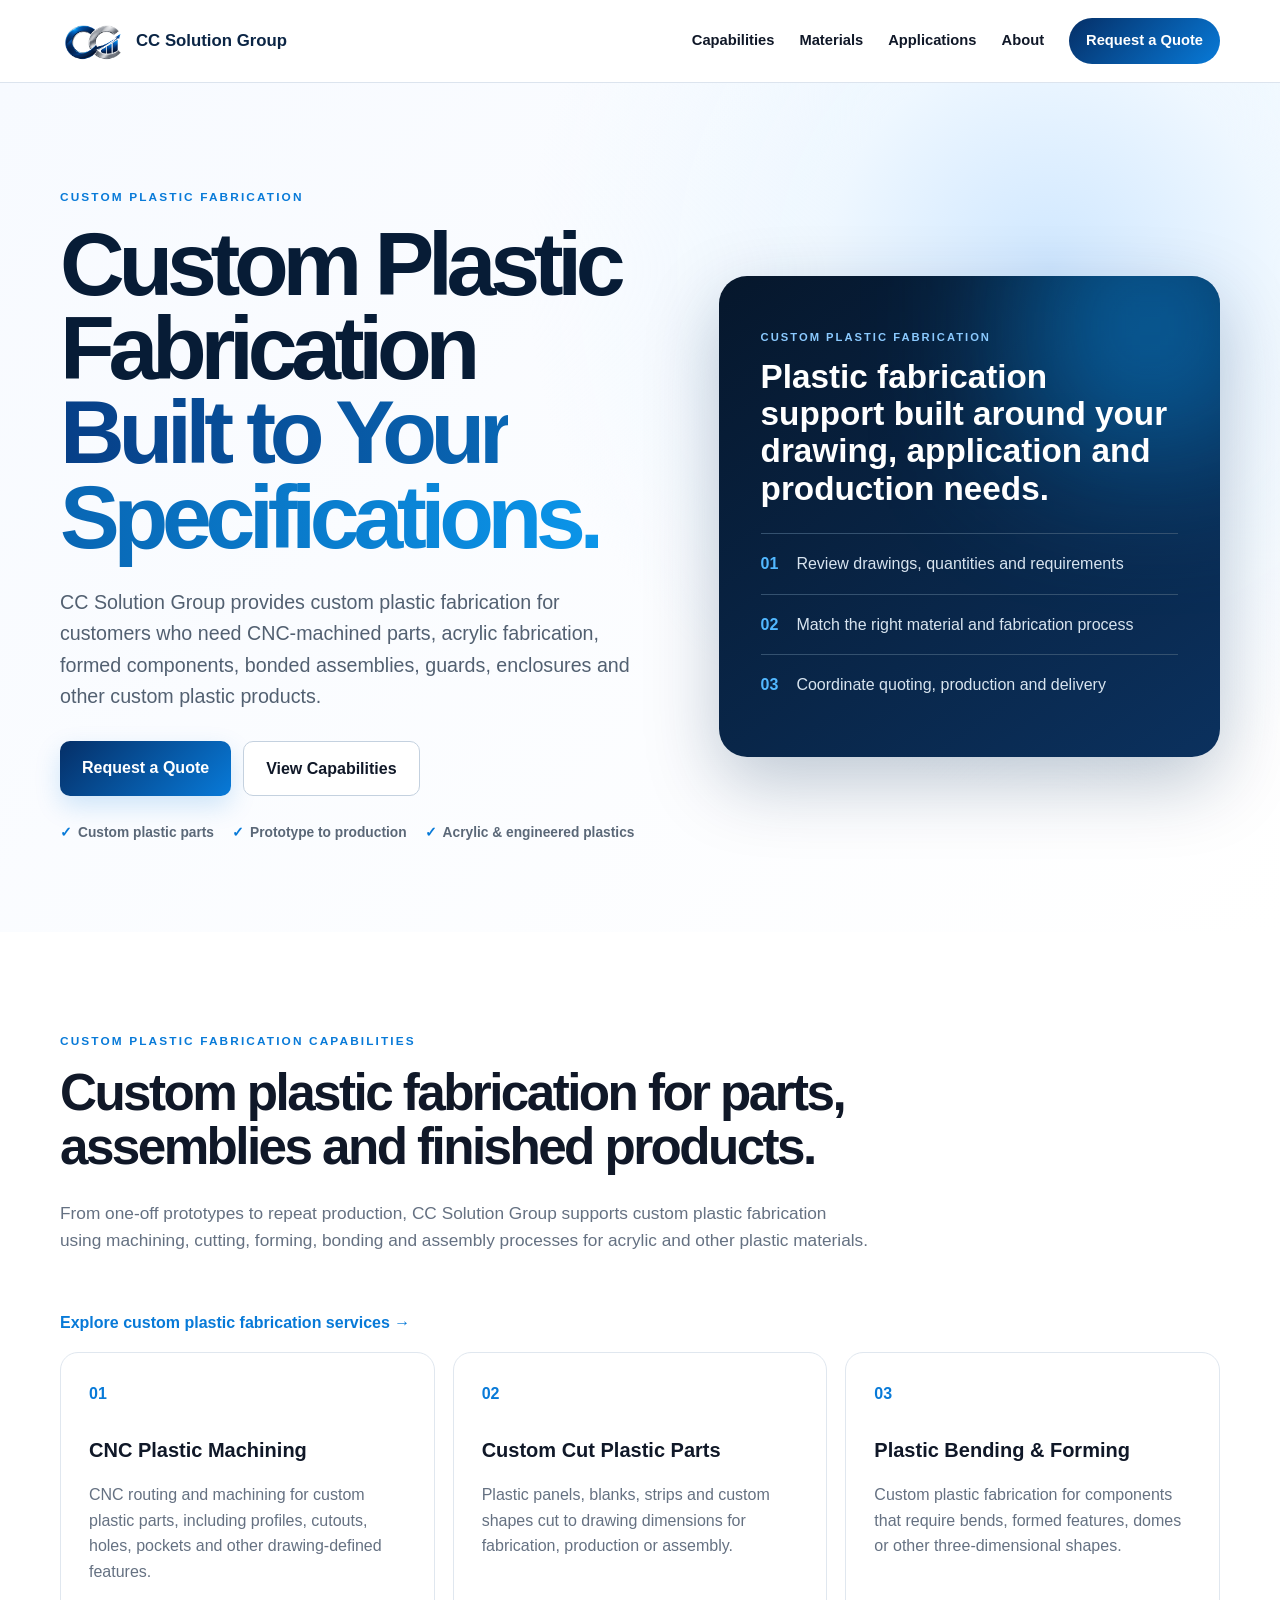
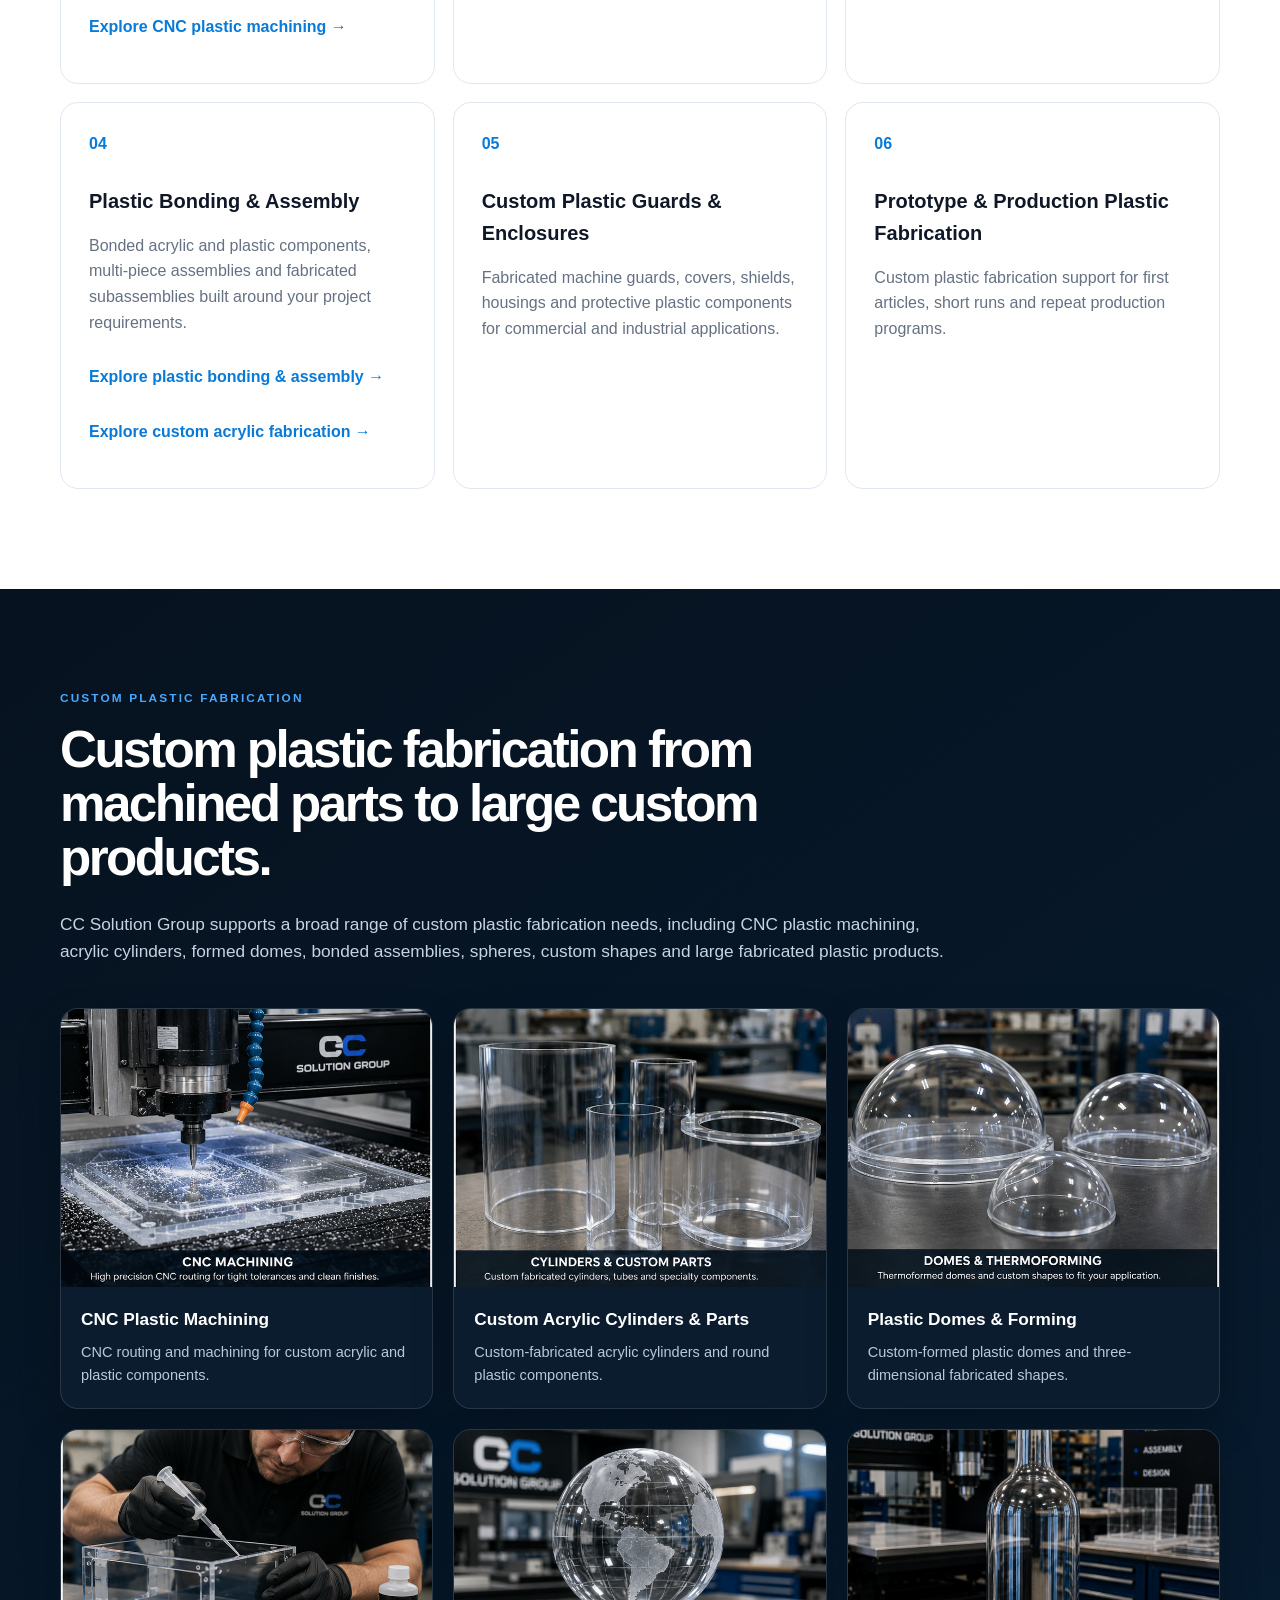
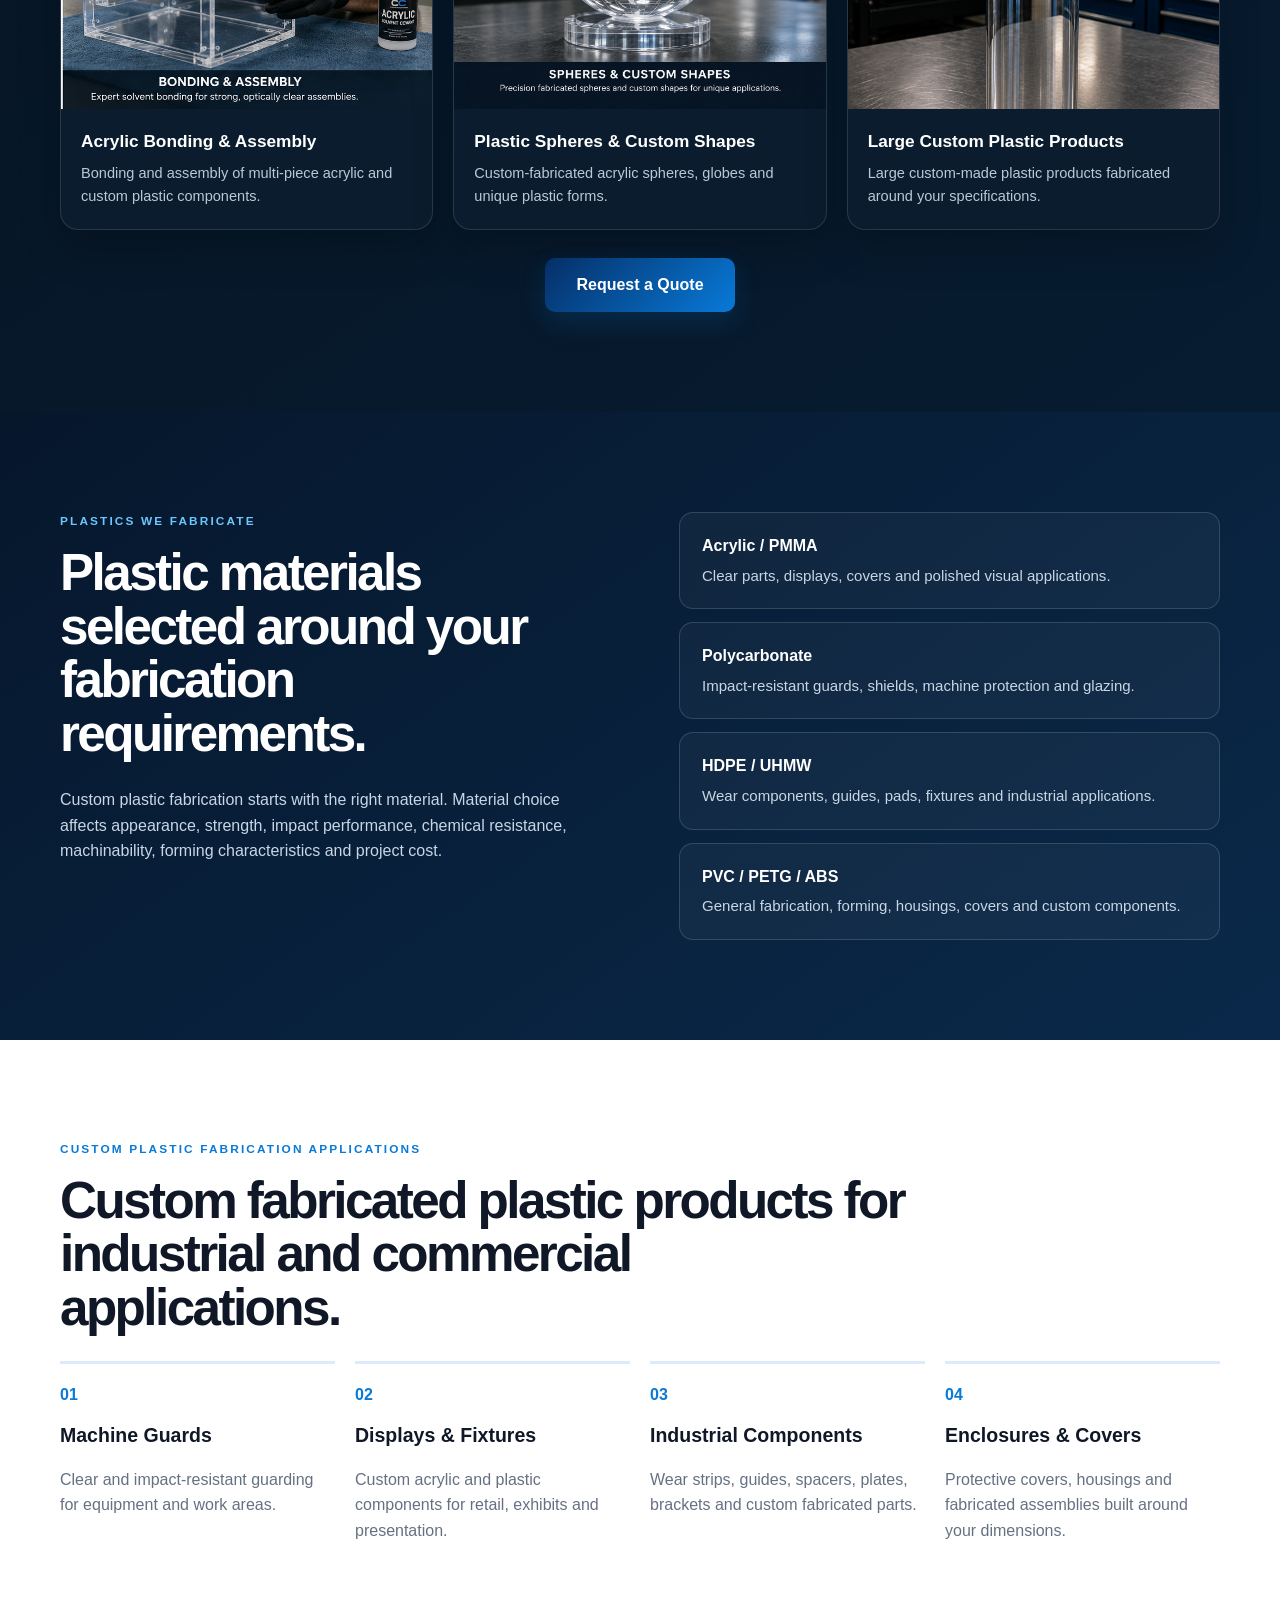
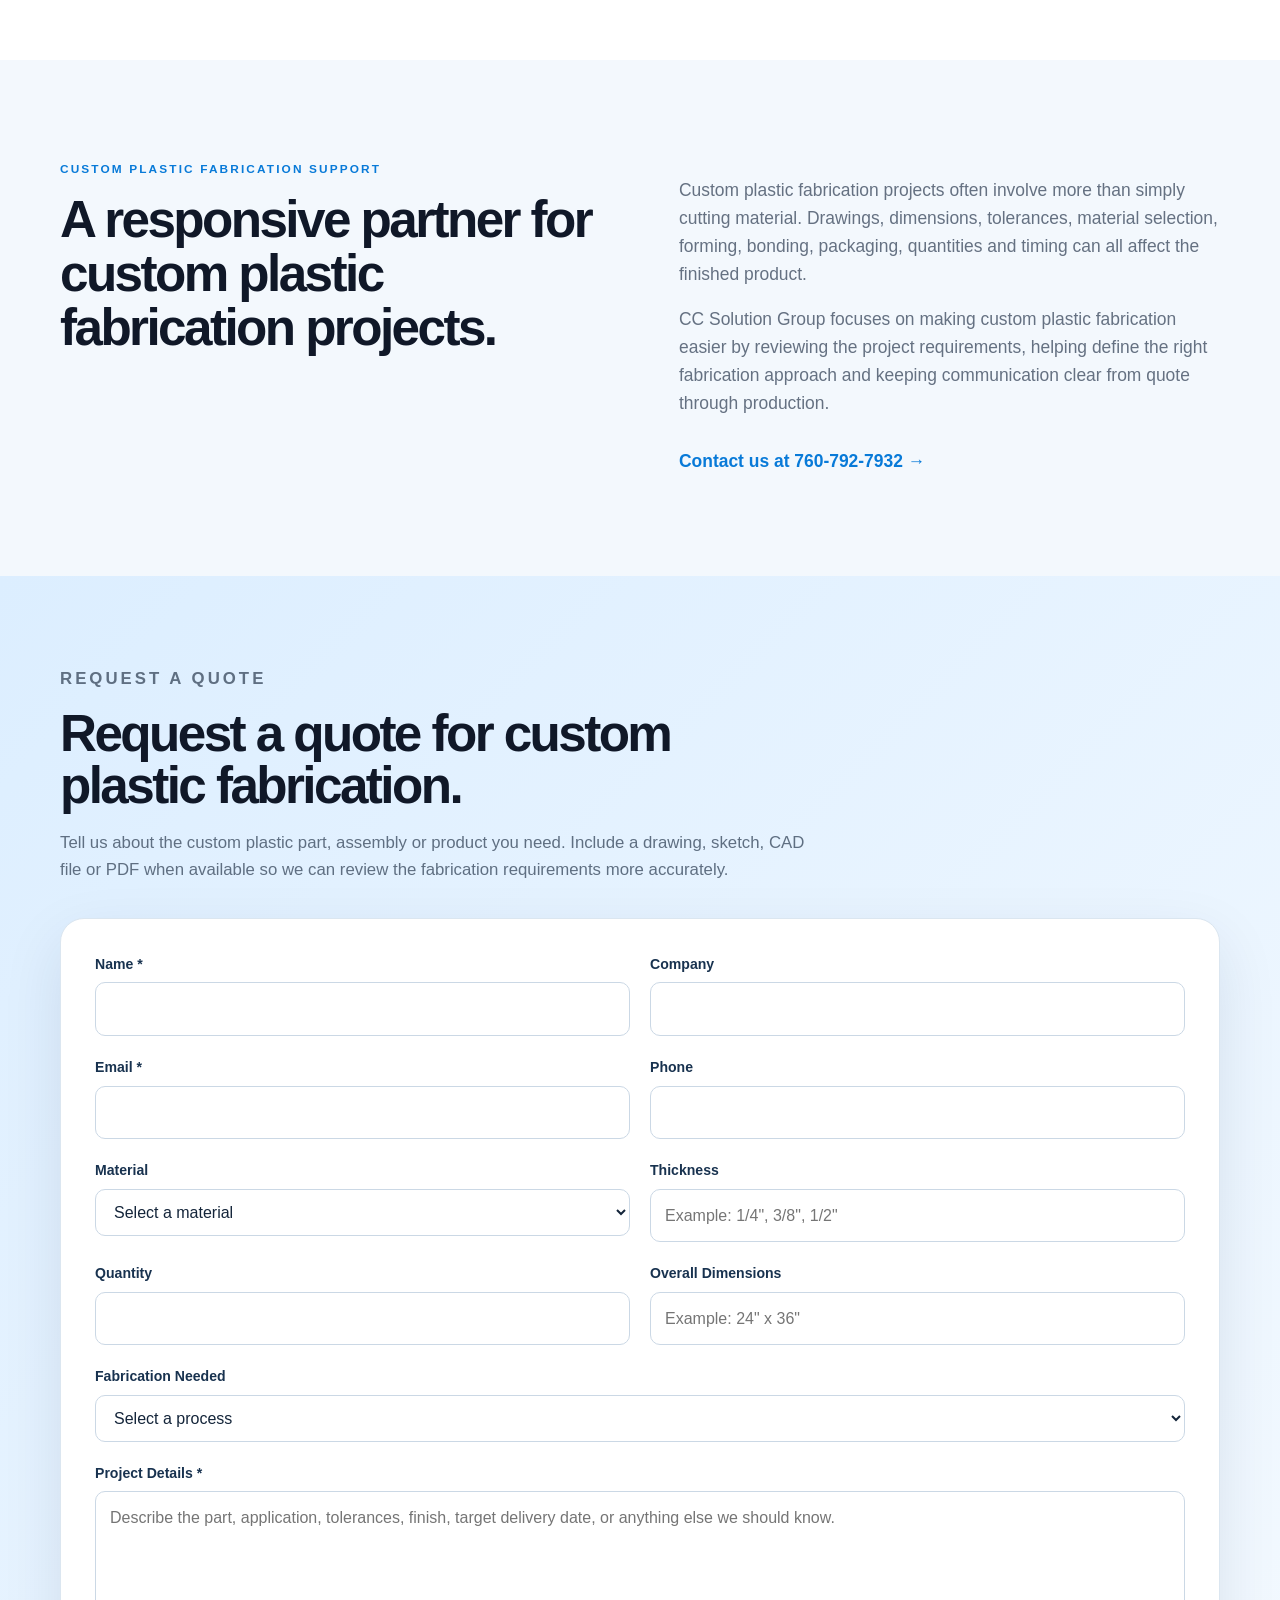
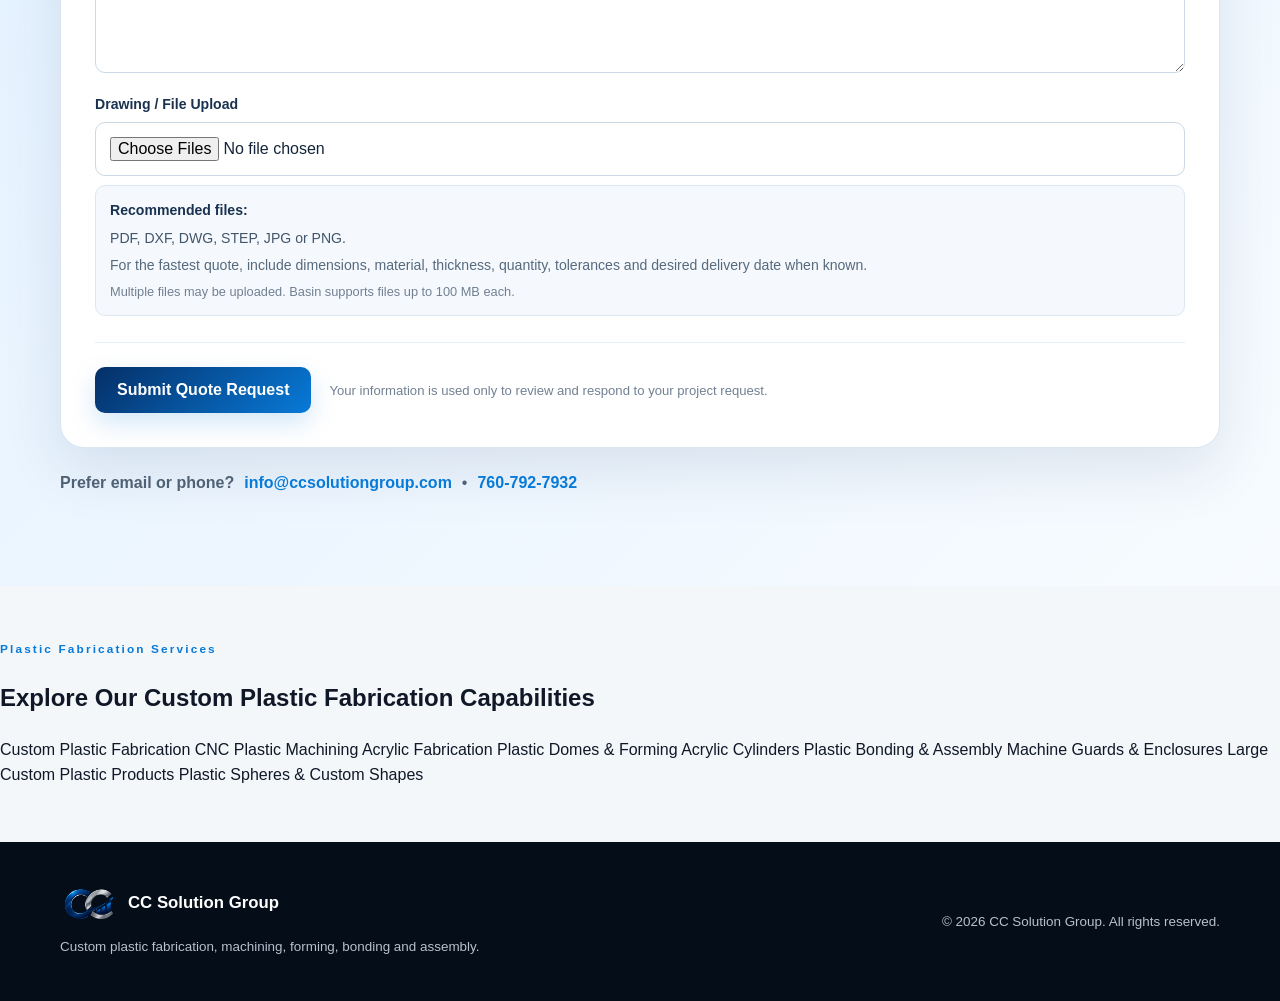
<file: index.html>
<!DOCTYPE html>
<html lang="en">
<head>
  <meta charset="UTF-8">
  <meta name="viewport" content="width=device-width, initial-scale=1.0">
  <title>Custom Plastic Fabrication & CNC Machining | CC Solution Group</title>
  <meta name="description" content="CC Solution Group provides custom plastic fabrication, CNC plastic machining, acrylic fabrication, forming, bonding and custom plastic components for prototype and production projects.">
  <meta name="keywords" content="custom plastic fabrication, plastic fabrication, CNC plastic machining, acrylic fabrication, custom acrylic parts, plastic machining, plastic forming, plastic bonding, custom plastic parts, acrylic cylinders, plastic domes, machine guards, plastic enclosures">
  <meta name="robots" content="index, follow">
  <link rel="canonical" href="https://ccsolutiongroup.com/">

  <meta property="og:type" content="website">
  <meta property="og:url" content="https://ccsolutiongroup.com/">
  <meta property="og:title" content="Custom Plastic Fabrication & CNC Machining | CC Solution Group">
  <meta property="og:description" content="Custom plastic fabrication, CNC machining, acrylic fabrication, forming, bonding and custom plastic components for prototype and production projects.">
  <meta property="og:image" content="https://ccsolutiongroup.com/large-custom-made-products.png">
  <meta property="og:site_name" content="CC Solution Group">

  <meta name="twitter:card" content="summary_large_image">
  <meta name="twitter:title" content="Custom Plastic Fabrication & CNC Machining | CC Solution Group">
  <meta name="twitter:description" content="Custom plastic fabrication, CNC machining, acrylic fabrication, forming, bonding and custom plastic components.">
  <meta name="twitter:image" content="https://ccsolutiongroup.com/large-custom-made-products.png">

  <script type="application/ld+json">
  {
    "@context": "https://schema.org",
    "@type": "Organization",
    "name": "CC Solution Group",
    "url": "https://ccsolutiongroup.com/",
    "logo": "https://ccsolutiongroup.com/cc-solution-group-logo.png",
    "email": "info@ccsolutiongroup.com",
    "telephone": "+1-760-792-7932",
    "description": "CC Solution Group provides custom plastic fabrication, CNC plastic machining, acrylic fabrication, forming, bonding and custom plastic component support.",
    "knowsAbout": [
      "Custom plastic fabrication",
      "CNC plastic machining",
      "Acrylic fabrication",
      "Plastic forming",
      "Plastic bonding and assembly",
      "Custom acrylic cylinders",
      "Plastic domes",
      "Machine guards and enclosures"
    ]
  }
  </script>

  <link rel="stylesheet" href="styles.css">

  <style>
    .visual-capabilities{
      background:linear-gradient(145deg,#06121f,#071c31);
      color:#fff;
    }
    .visual-capabilities .eyebrow{color:#4aa9ff}
    .visual-capabilities .section-title{color:#fff}
    .visual-capabilities .section-intro{color:#c6d4e2;max-width:900px}
    .capability-showcase{
      margin:38px 0 0;
      border-radius:22px;
      overflow:hidden;
      border:1px solid rgba(255,255,255,.13);
      box-shadow:0 28px 70px rgba(0,0,0,.30);
      background:#071421;
    }
    .gallery-cta{display:flex;justify-content:center;margin-top:28px}
    .gallery-cta .button{min-width:190px;text-align:center}
    .capability-showcase img{
      display:block;
      width:100%;
      height:auto;
    }
    .upload-guidance{
      display:flex;
      flex-direction:column;
      gap:5px;
      margin-top:2px;
      padding:13px 14px;
      border-radius:10px;
      background:#f5f9fd;
      border:1px solid #dbe7f1;
      color:#42566b;
      font-size:.88rem;
    }
    .upload-guidance strong{color:#18324f}
    .upload-guidance span{color:#56697d}
    .upload-guidance small{color:#718093}
  
    .individual-gallery{
      display:grid;
      grid-template-columns:repeat(3,1fr);
      gap:20px;
      margin-top:38px;
    }
    .gallery-card{
      overflow:hidden;
      border-radius:18px;
      background:#0b1c2e;
      border:1px solid rgba(255,255,255,.12);
      box-shadow:0 18px 42px rgba(0,0,0,.22);
    }
    .gallery-card img{
      display:block;
      width:100%;
      aspect-ratio:4/3;
      object-fit:cover;
    }
    .gallery-card-copy{
      padding:19px 20px 22px;
    }
    .gallery-card-copy h3{
      margin:0 0 7px;
      color:#fff;
      font-size:1.08rem;
    }
    .gallery-card-copy p{
      margin:0;
      color:#b9c9d8;
      font-size:.91rem;
      line-height:1.55;
    }
    @media(max-width:900px){
      .individual-gallery{grid-template-columns:repeat(2,1fr)}
    }
    @media(max-width:600px){
      .individual-gallery{grid-template-columns:1fr}
    }

  </style>

</head>
<body>
  <header class="site-header">
    <div class="container nav">
      <a class="brand" href="#home">
        <img loading="lazy" decoding="async" src="cc-solution-group-logo.png" alt="CC Solution Group custom plastic fabrication">
        <span>CC Solution Group</span>
      </a>
      <button class="menu" aria-label="Open menu">☰</button>
      <nav>
        <a href="#capabilities">Capabilities</a>
        <a href="#materials">Materials</a>
        <a href="#industries">Applications</a>
        <a href="#about">About</a>
        <a class="nav-cta" href="#contact">Request a Quote</a>
      </nav>
    </div>
  </header>

  <main>
    <section id="home" class="hero">
      <div class="container hero-grid">
        <div>
          <p class="eyebrow">CUSTOM PLASTIC FABRICATION</p>
          <h1>Custom Plastic Fabrication<br><span>Built to Your Specifications.</span></h1>
          <p class="lead">CC Solution Group provides custom plastic fabrication for customers who need CNC-machined parts, acrylic fabrication, formed components, bonded assemblies, guards, enclosures and other custom plastic products.</p>
          <div class="buttons">
            <a class="button primary" href="#contact">Request a Quote</a>
            <a class="button secondary" href="#capabilities">View Capabilities</a>
          </div>
          <div class="hero-points">
            <span>Custom plastic parts</span>
            <span>Prototype to production</span>
            <span>Acrylic & engineered plastics</span>
          </div>
        </div>
        <div class="hero-card">
          <div class="card-glow"></div>
          <p class="card-label">CUSTOM PLASTIC FABRICATION</p>
          <h2>Plastic fabrication support built around your drawing, application and production needs.</h2>
          <div class="mini-stat"><strong>01</strong><span>Review drawings, quantities and requirements</span></div>
          <div class="mini-stat"><strong>02</strong><span>Match the right material and fabrication process</span></div>
          <div class="mini-stat"><strong>03</strong><span>Coordinate quoting, production and delivery</span></div>
        </div>
      </div>
    </section>

    <section id="capabilities" class="section">
      <div class="container">
        <p class="eyebrow">CUSTOM PLASTIC FABRICATION CAPABILITIES</p>
        <h2 class="section-title">Custom plastic fabrication for parts, assemblies and finished products.</h2>
        <p class="section-intro">From one-off prototypes to repeat production, CC Solution Group supports custom plastic fabrication using machining, cutting, forming, bonding and assembly processes for acrylic and other plastic materials.</p>
        <p><a class="text-link" href="custom-plastic-fabrication.html">Explore custom plastic fabrication services →</a></p>
        <div class="cards capability-grid">
          <article class="service"><div class="icon">01</div><h3>CNC Plastic Machining</h3><p>CNC routing and machining for custom plastic parts, including profiles, cutouts, holes, pockets and other drawing-defined features.</p><p><a class="text-link" href="cnc-plastic-machining.html">Explore CNC plastic machining →</a></p></article>
          <article class="service"><div class="icon">02</div><h3>Custom Cut Plastic Parts</h3><p>Plastic panels, blanks, strips and custom shapes cut to drawing dimensions for fabrication, production or assembly.</p></article>
          <article class="service"><div class="icon">03</div><h3>Plastic Bending & Forming</h3><p>Custom plastic fabrication for components that require bends, formed features, domes or other three-dimensional shapes.</p></article>
          <article class="service"><div class="icon">04</div><h3>Plastic Bonding & Assembly</h3><p>Bonded acrylic and plastic components, multi-piece assemblies and fabricated subassemblies built around your project requirements.</p><p><a class="text-link" href="plastic-bonding-assembly.html">Explore plastic bonding &amp; assembly →</a></p><p><a class="text-link" href="custom-acrylic-fabrication.html">Explore custom acrylic fabrication →</a></p></article>
          <article class="service"><div class="icon">05</div><h3>Custom Plastic Guards & Enclosures</h3><p>Fabricated machine guards, covers, shields, housings and protective plastic components for commercial and industrial applications.</p></article>
          <article class="service"><div class="icon">06</div><h3>Prototype & Production Plastic Fabrication</h3><p>Custom plastic fabrication support for first articles, short runs and repeat production programs.</p></article>
        </div>
      </div>
    </section>


    <section id="fabrication-gallery" class="section visual-capabilities">
      <div class="container">
        <div class="visual-capabilities-heading">
          <p class="eyebrow">CUSTOM PLASTIC FABRICATION</p>
          <h2 class="section-title">Custom plastic fabrication from machined parts to large custom products.</h2>
          <p class="section-intro">
            CC Solution Group supports a broad range of custom plastic fabrication needs, including CNC plastic machining,
            acrylic cylinders, formed domes, bonded assemblies, spheres, custom shapes and large fabricated plastic products.
          </p>
        </div>

        
        <div class="individual-gallery">
          <article class="gallery-card">
            <img loading="lazy" decoding="async" src="cnc-machining.png" alt="CNC plastic machining for custom clear plastic components">
            <div class="gallery-card-copy">
              <h3>CNC Plastic Machining</h3>
              <p>CNC routing and machining for custom acrylic and plastic components.</p>
            </div>
          </article>

          <article class="gallery-card">
            <img loading="lazy" decoding="async" src="custom-cylinders.png" alt="Custom acrylic cylinder fabrication">
            <div class="gallery-card-copy">
              <h3>Custom Acrylic Cylinders & Parts</h3>
              <p>Custom-fabricated acrylic cylinders and round plastic components.</p>
            </div>
          </article>

          <article class="gallery-card">
            <img loading="lazy" decoding="async" src="thermoformed-domes.png" alt="Custom plastic dome forming and acrylic fabrication">
            <div class="gallery-card-copy">
              <h3>Plastic Domes & Forming</h3>
              <p>Custom-formed plastic domes and three-dimensional fabricated shapes.</p>
            </div>
          </article>

          <article class="gallery-card">
            <img loading="lazy" decoding="async" src="bonding-assembly.png" alt="Acrylic bonding and custom plastic assembly">
            <div class="gallery-card-copy">
              <h3>Acrylic Bonding & Assembly</h3>
              <p>Bonding and assembly of multi-piece acrylic and custom plastic components.</p>
            </div>
          </article>

          <article class="gallery-card">
            <img loading="lazy" decoding="async" src="spheres-custom-shapes.png" alt="Custom acrylic sphere and plastic shape fabrication">
            <div class="gallery-card-copy">
              <h3>Plastic Spheres & Custom Shapes</h3>
              <p>Custom-fabricated acrylic spheres, globes and unique plastic forms.</p>
            </div>
          </article>

          <article class="gallery-card">
            <img loading="lazy" decoding="async" src="large-custom-made-products.png" alt="Large custom acrylic and plastic fabrication product">
            <div class="gallery-card-copy">
              <h3>Large Custom Plastic Products</h3>
              <p>Large custom-made plastic products fabricated around your specifications.</p>
            </div>
          </article>
        </div>

        <div class="gallery-cta">
          <a class="button primary" href="#contact">Request a Quote</a>
        </div>

      </div>
    </section>

    <section id="materials" class="section dark">
      <div class="container two-col">
        <div>
          <p class="eyebrow">PLASTICS WE FABRICATE</p>
          <h2 class="section-title">Plastic materials selected around your fabrication requirements.</h2>
          <p class="dark-copy">Custom plastic fabrication starts with the right material. Material choice affects appearance, strength, impact performance, chemical resistance, machinability, forming characteristics and project cost.</p>
        </div>
        <div class="material-list">
          <div><strong>Acrylic / PMMA</strong><span>Clear parts, displays, covers and polished visual applications.</span></div>
          <div><strong>Polycarbonate</strong><span>Impact-resistant guards, shields, machine protection and glazing.</span></div>
          <div><strong>HDPE / UHMW</strong><span>Wear components, guides, pads, fixtures and industrial applications.</span></div>
          <div><strong>PVC / PETG / ABS</strong><span>General fabrication, forming, housings, covers and custom components.</span></div>
        </div>
      </div>
    </section>

    <section id="industries" class="section">
      <div class="container">
        <p class="eyebrow">CUSTOM PLASTIC FABRICATION APPLICATIONS</p>
        <h2 class="section-title">Custom fabricated plastic products for industrial and commercial applications.</h2>
        <div class="application-grid">
          <div><span>01</span><h3>Machine Guards</h3><p>Clear and impact-resistant guarding for equipment and work areas.</p></div>
          <div><span>02</span><h3>Displays & Fixtures</h3><p>Custom acrylic and plastic components for retail, exhibits and presentation.</p></div>
          <div><span>03</span><h3>Industrial Components</h3><p>Wear strips, guides, spacers, plates, brackets and custom fabricated parts.</p></div>
          <div><span>04</span><h3>Enclosures & Covers</h3><p>Protective covers, housings and fabricated assemblies built around your dimensions.</p></div>
        </div>
      </div>
    </section>

    <section id="about" class="section accent-section">
      <div class="container two-col">
        <div>
          <p class="eyebrow">CUSTOM PLASTIC FABRICATION SUPPORT</p>
          <h2 class="section-title">A responsive partner for custom plastic fabrication projects.</h2>
        </div>
        <div class="about-copy">
          <p>Custom plastic fabrication projects often involve more than simply cutting material. Drawings, dimensions, tolerances, material selection, forming, bonding, packaging, quantities and timing can all affect the finished product.</p>
          <p>CC Solution Group focuses on making custom plastic fabrication easier by reviewing the project requirements, helping define the right fabrication approach and keeping communication clear from quote through production.</p>
          <a href="tel:7607927932" class="text-link">Contact us at 760-792-7932 →</a>
        </div>
      </div>
    </section>

    <section id="contact" class="contact quote-section">
      <div class="container">
        <div class="quote-heading">
          <p class="eyebrow">REQUEST A QUOTE</p>
          <h2>Request a quote for custom plastic fabrication.</h2>
          <p>Tell us about the custom plastic part, assembly or product you need. Include a drawing, sketch, CAD file or PDF when available so we can review the fabrication requirements more accurately.</p>
        </div>

        <form class="quote-form"
              action="https://usebasin.com/f/f1924fdd4e56"
              method="POST"
              enctype="multipart/form-data"
              accept-charset="UTF-8"
              data-basin-form
              data-basin-success-action="render"
              data-basin-capture-url="true">

          <div class="form-grid">
            <div class="field"><label for="name">Name *</label><input id="name" name="Name" type="text" required></div>
            <div class="field"><label for="company">Company</label><input id="company" name="Company" type="text"></div>
            <div class="field"><label for="email">Email *</label><input id="email" name="email" type="email" required></div>
            <div class="field"><label for="phone">Phone</label><input id="phone" name="Phone" type="tel"></div>

            <div class="field">
              <label for="material">Material</label>
              <select id="material" name="Material">
                <option value="">Select a material</option>
                <option>Acrylic / PMMA</option><option>Polycarbonate</option><option>HDPE</option>
                <option>UHMW</option><option>PVC</option><option>PETG</option><option>ABS</option>
                <option>Other / Need recommendation</option>
              </select>
            </div>

            <div class="field"><label for="thickness">Thickness</label><input id="thickness" name="Thickness" type="text" placeholder='Example: 1/4", 3/8", 1/2"'></div>
            <div class="field"><label for="quantity">Quantity</label><input id="quantity" name="Quantity" type="number" min="1"></div>
            <div class="field"><label for="dimensions">Overall Dimensions</label><input id="dimensions" name="Dimensions" type="text" placeholder='Example: 24" x 36"'></div>

            <div class="field full-width">
              <label for="process">Fabrication Needed</label>
              <select id="process" name="Fabrication Needed">
                <option value="">Select a process</option>
                <option>CNC Routing / Machining</option><option>Cut-to-Size Parts</option><option>Bending / Forming</option>
                <option>Bonding / Assembly</option><option>Guard / Enclosure</option><option>Prototype</option>
                <option>Production Run</option><option>Not Sure / Need Guidance</option>
              </select>
            </div>

            <div class="field full-width">
              <label for="details">Project Details *</label>
              <textarea id="details" name="Project Details" rows="6" required placeholder="Describe the part, application, tolerances, finish, target delivery date, or anything else we should know."></textarea>
            </div>

            <div class="field full-width">
              <label for="attachment">Drawing / File Upload</label>
              <input id="attachment" name="attachments[]" type="file" multiple accept=".pdf,.dwg,.dxf,.step,.stp,.igs,.iges,.jpg,.jpeg,.png">
              <div class="upload-guidance">
                <strong>Recommended files:</strong> PDF, DXF, DWG, STEP, JPG or PNG.
                <span>For the fastest quote, include dimensions, material, thickness, quantity, tolerances and desired delivery date when known.</span>
                <small>Multiple files may be uploaded. Basin supports files up to 100 MB each.</small>
              </div>
            </div>
          </div>

          <div class="form-submit">
            <button class="button primary submit-button" type="submit">Submit Quote Request</button>
            <p>Your information is used only to review and respond to your project request.</p>
          </div>
        </form>

        <div class="w-form-done" style="display:none; margin-top:22px; padding:22px; border-radius:14px; background:#ffffff; border:1px solid #b9dfc6;">
          <strong style="display:block; font-size:1.1rem; margin-bottom:6px;">Thank you for your project inquiry.</strong>
          <span>Your quote request and uploaded files were submitted successfully. CC Solution Group will review the project details and follow up with you.</span>
        </div>

        <div class="w-form-fail" style="display:none; margin-top:22px; padding:22px; border-radius:14px; background:#ffffff; border:1px solid #e1b8b8;">
          <strong style="display:block; font-size:1.1rem; margin-bottom:6px;">We couldn't submit your request.</strong>
          <span>Please try again, or email your project directly to info@ccsolutiongroup.com.</span>
        </div>

        <div class="direct-contact">
          <strong>Prefer email or phone?</strong>
          <a href="mailto:info@ccsolutiongroup.com">info@ccsolutiongroup.com</a>
          <span>•</span>
          <a href="tel:7607927932">760-792-7932</a>
        </div>
      </div>
    </section>
  <section class="seo-service-directory" style="padding:54px 0;background:#f4f7fa">
<div class="wrap"><p class="eyebrow">Plastic Fabrication Services</p>
<h2>Explore Our Custom Plastic Fabrication Capabilities</h2>
<div class="related">
<a href="custom-plastic-fabrication.html">Custom Plastic Fabrication</a>
<a href="cnc-plastic-machining.html">CNC Plastic Machining</a>
<a href="custom-acrylic-fabrication.html">Acrylic Fabrication</a>
<a href="plastic-domes-forming.html">Plastic Domes &amp; Forming</a>
<a href="custom-acrylic-cylinders.html">Acrylic Cylinders</a>
<a href="plastic-bonding-assembly.html">Plastic Bonding &amp; Assembly</a>
<a href="machine-guards-enclosures.html">Machine Guards &amp; Enclosures</a>
<a href="large-custom-plastic-products.html">Large Custom Plastic Products</a>
<a href="plastic-spheres-custom-shapes.html">Plastic Spheres &amp; Custom Shapes</a>
</div></div></section>
</main>

  <footer>
    <div class="container footer">
      <div>
        <a class="brand footer-brand" href="#home"><img loading="lazy" decoding="async" src="cc-solution-group-logo.png" alt="CC Solution Group custom plastic fabrication"><span>CC Solution Group</span></a>
        <p>Custom plastic fabrication, machining, forming, bonding and assembly.</p>
      </div>
      <p>© 2026 CC Solution Group. All rights reserved.</p>
    </div>
  </footer>

  <script src="https://js.usebasin.com/v2.11.1.min.js" defer></script>
  <script>
    const menu = document.querySelector('.menu');
    const nav = document.querySelector('nav');
    menu.addEventListener('click', () => nav.classList.toggle('open'));
    document.querySelectorAll('nav a').forEach(a => a.addEventListener('click', () => nav.classList.remove('open')));
  </script>
</body>
</html>
</file>
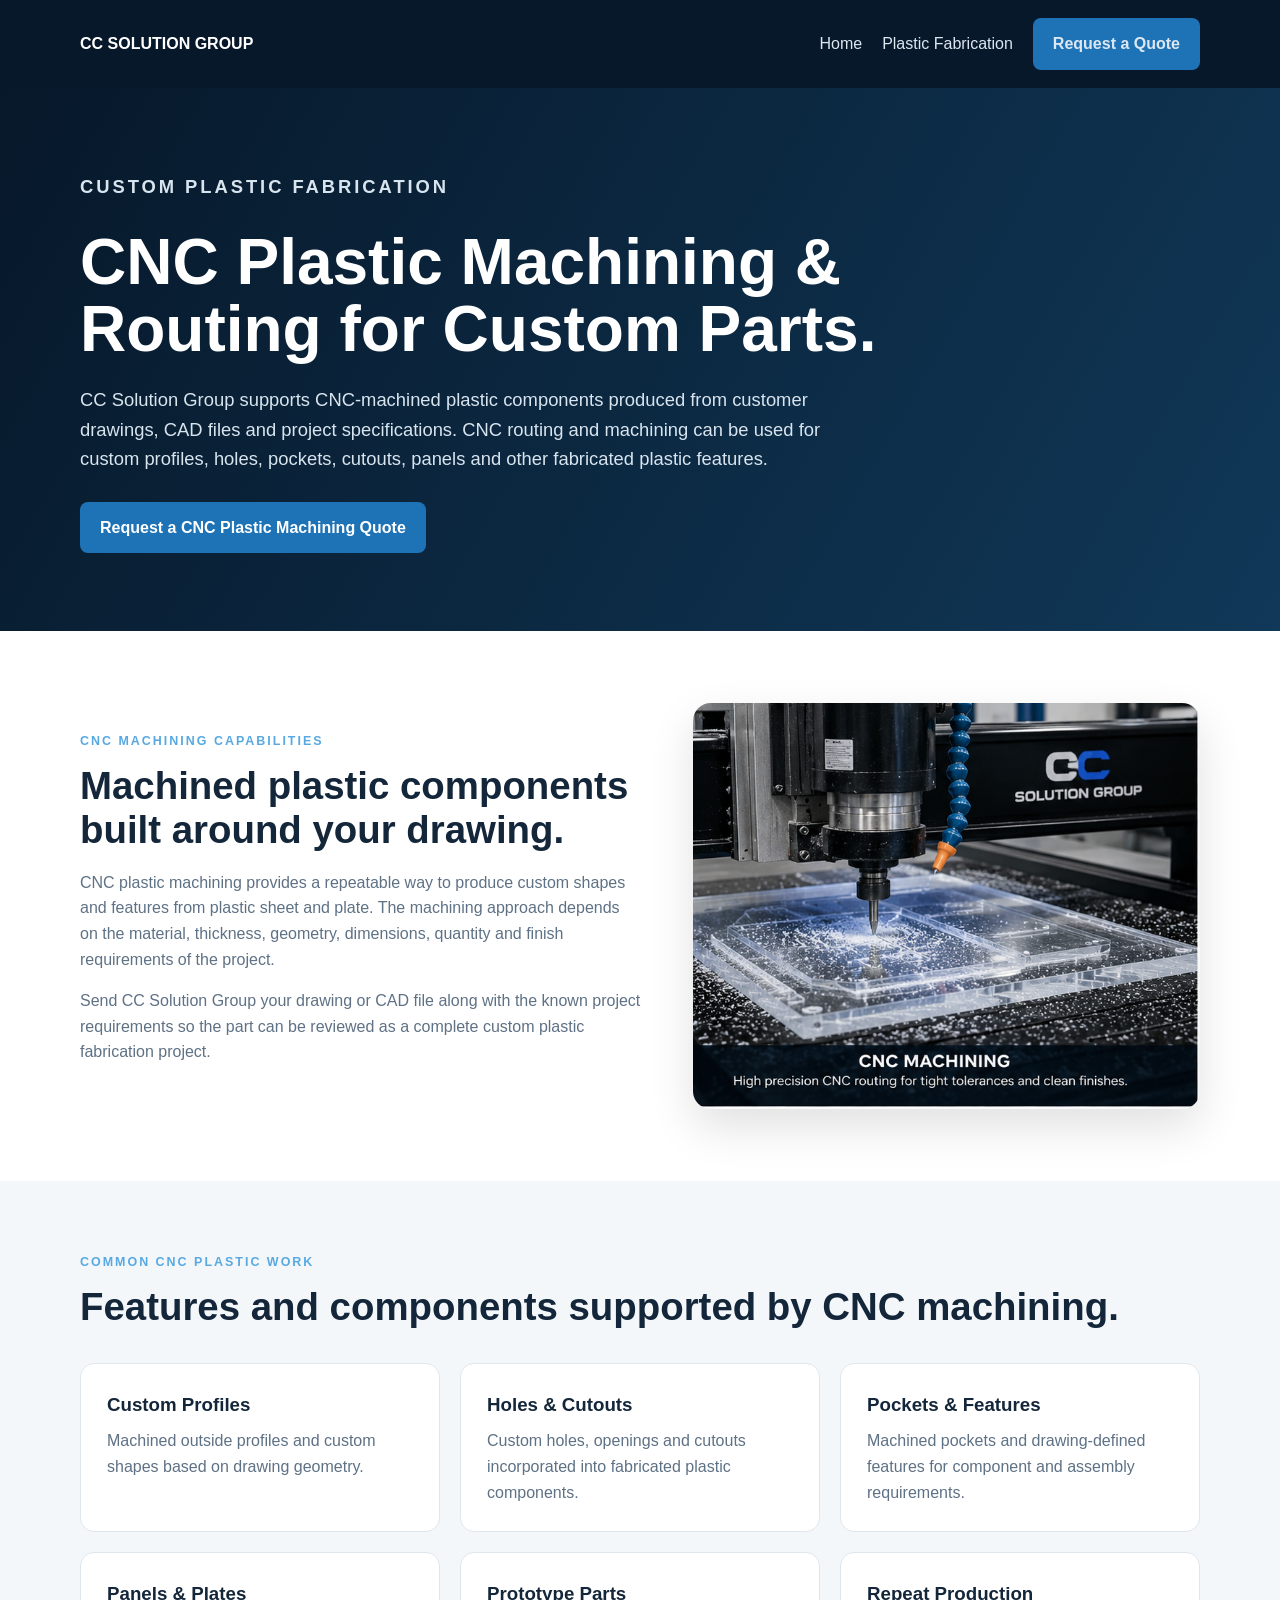
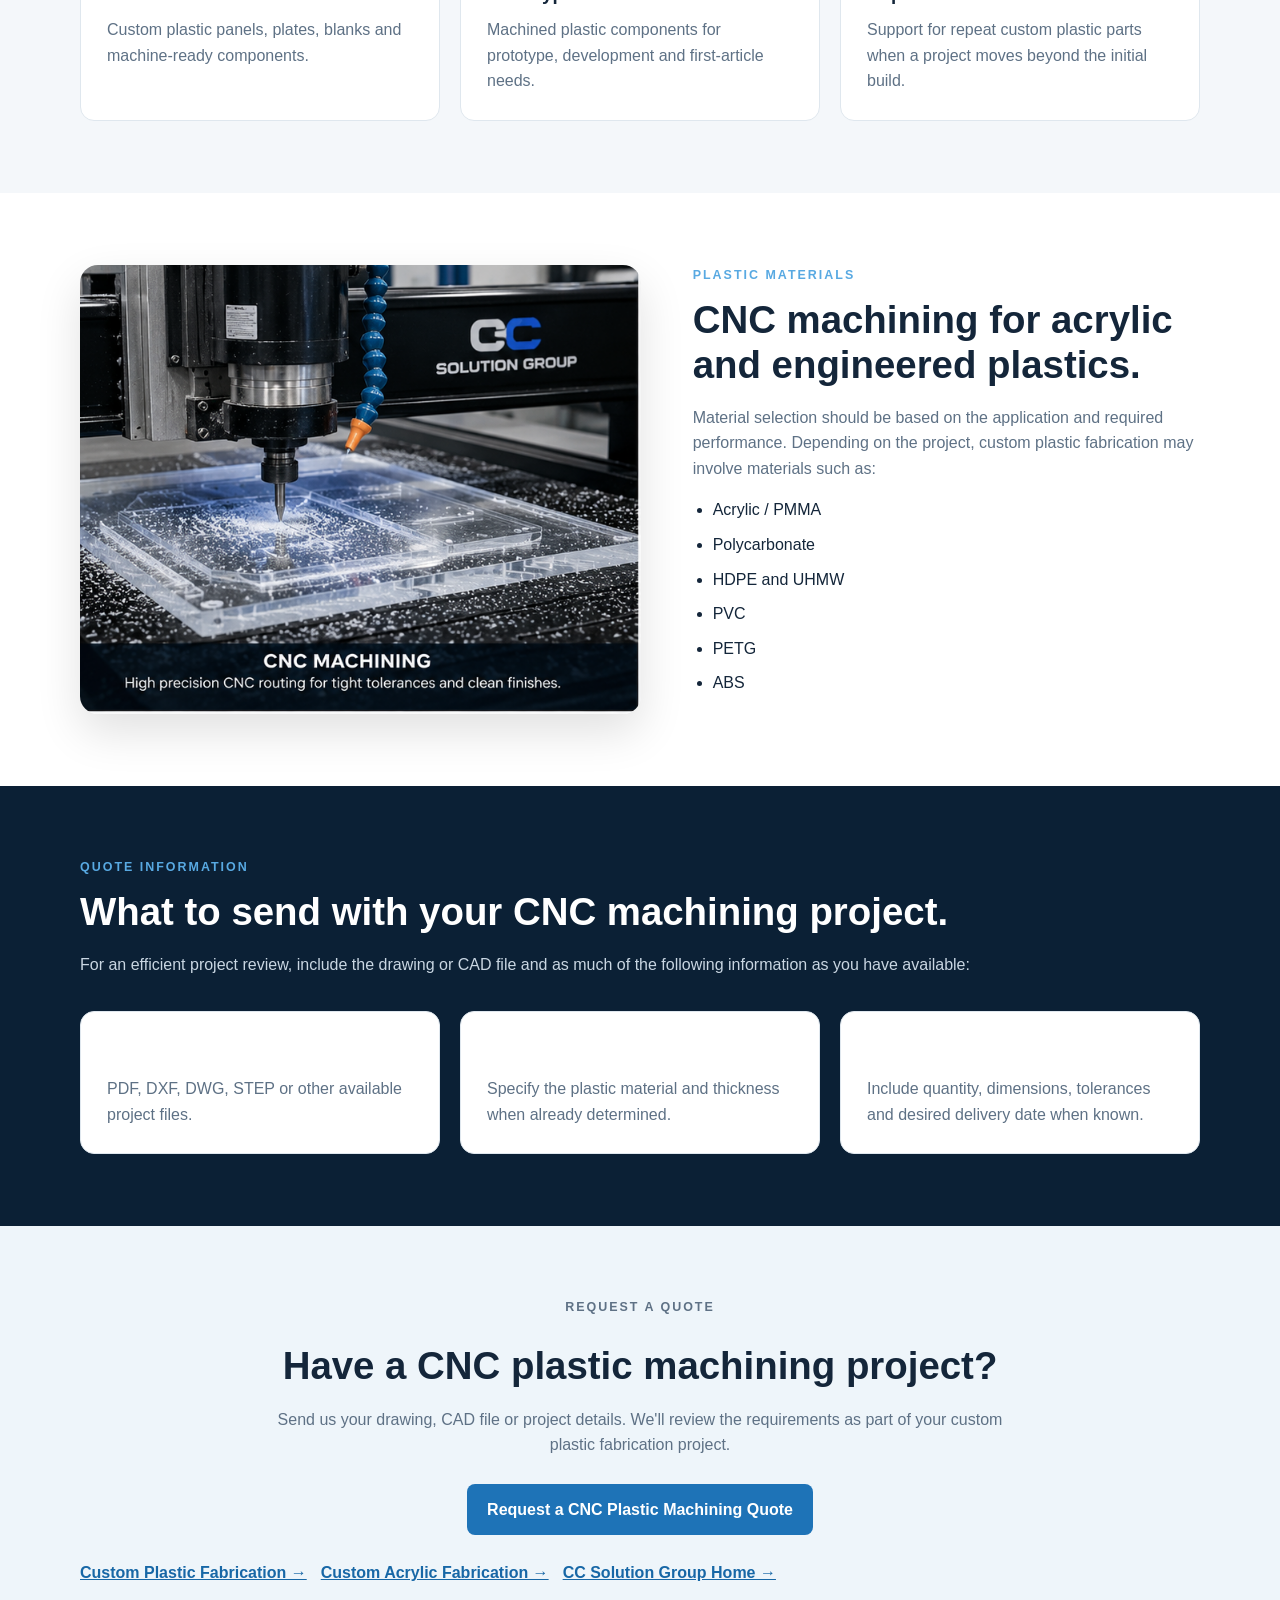
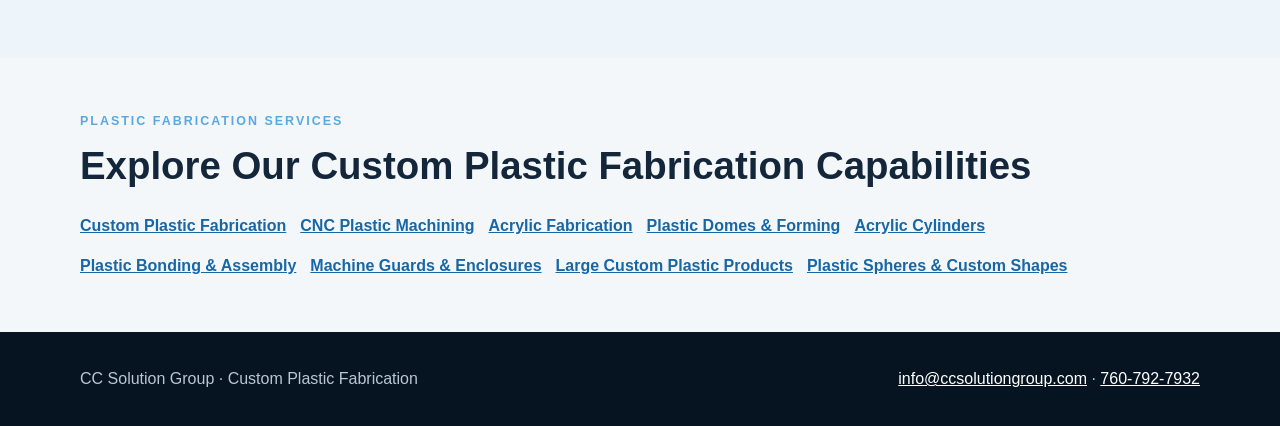
<file: cnc-plastic-machining.html>
<!doctype html>
<html lang="en"><head>
<meta charset="utf-8"><meta name="viewport" content="width=device-width,initial-scale=1">
<title>CNC Plastic Machining & Routing | CC Solution Group</title>
<meta name="description" content="CNC plastic machining and routing for custom plastic parts, panels and components. CC Solution Group supports acrylic and engineered plastic fabrication from drawings and CAD files.">
<meta name="robots" content="index, follow">
<link rel="canonical" href="https://ccsolutiongroup.com/cnc-plastic-machining.html">
<style>
:root{--navy:#07182a;--blue:#1767a6;--light:#f4f7fa;--text:#14263a;--muted:#5e7185}
*{box-sizing:border-box}body{margin:0;font-family:Arial,Helvetica,sans-serif;color:var(--text);line-height:1.6}.wrap{width:min(1120px,92%);margin:auto}.top{background:var(--navy);color:#fff}.nav{display:flex;justify-content:space-between;align-items:center;padding:18px 0;gap:20px}.brand{font-weight:800;color:#fff;text-decoration:none}.navlinks{display:flex;gap:20px;align-items:center}.navlinks a{color:#dce7f2;text-decoration:none}.btn{display:inline-block;padding:13px 20px;border-radius:8px;background:#1e73b7;color:#fff;text-decoration:none;font-weight:700}.hero{background:linear-gradient(120deg,#07182a,#103858);color:#fff;padding:84px 0 78px}.eyebrow{font-size:.78rem;font-weight:800;letter-spacing:.16em;text-transform:uppercase;color:#58a9e2;margin:0 0 12px}h1{font-size:clamp(2.3rem,5vw,4.2rem);line-height:1.05;margin:0 0 22px;max-width:900px}.hero p{font-size:1.15rem;color:#d8e5ef;max-width:800px;margin:0 0 28px}section{padding:72px 0}.split{display:grid;grid-template-columns:1.05fr .95fr;gap:52px;align-items:center}h2{font-size:clamp(1.8rem,3vw,2.7rem);line-height:1.15;margin:0 0 18px}.copy{color:var(--muted)}img{width:100%;border-radius:18px;display:block;box-shadow:0 18px 45px rgba(0,0,0,.12)}.light{background:var(--light)}.grid{display:grid;grid-template-columns:repeat(3,1fr);gap:20px;margin-top:34px}.card{background:#fff;border:1px solid #dfe7ee;border-radius:14px;padding:26px}.card h3{margin:0 0 8px}.card p{margin:0;color:var(--muted)}.list{padding-left:20px}.list li{margin:9px 0}.dark{background:#0b2035;color:#fff}.dark .copy{color:#c9d6e2}.cta{text-align:center;background:#eef5fa}.cta p{max-width:730px;margin:0 auto 26px;color:var(--muted)}.related{display:flex;gap:14px;flex-wrap:wrap;margin-top:25px}.related a{color:#1767a6;font-weight:700}footer{background:#061421;color:#b9c7d4;padding:34px 0}.footer{display:flex;justify-content:space-between;gap:20px;flex-wrap:wrap}footer a{color:#fff}@media(max-width:800px){.split{grid-template-columns:1fr}.grid{grid-template-columns:1fr 1fr}.navlinks a:not(.btn){display:none}}@media(max-width:520px){.grid{grid-template-columns:1fr}}
</style>
<script type="application/ld+json">{"@context":"https://schema.org","@type":"Service","name":"CNC Plastic Machining","provider":{"@type":"Organization","name":"CC Solution Group","url":"https://ccsolutiongroup.com/"},"url":"https://ccsolutiongroup.com/cnc-plastic-machining.html","description":"CNC plastic machining and routing for custom plastic parts and components from drawings and CAD files."}</script>

<meta property="og:type" content="website"><meta property="og:title" content="CNC Plastic Machining & Routing | CC Solution Group"><meta property="og:description" content="CNC plastic machining and routing for custom plastic parts, panels and components. CC Solution Group supports acrylic and engineered plastic fabrication from drawings and CAD files."><meta property="og:url" content="https://ccsolutiongroup.com/cnc-plastic-machining.html"><meta name="twitter:card" content="summary"><meta name="twitter:title" content="CNC Plastic Machining & Routing | CC Solution Group"><meta name="twitter:description" content="CNC plastic machining and routing for custom plastic parts, panels and components. CC Solution Group supports acrylic and engineered plastic fabrication from drawings and CAD files.">
</head><body>
<header class="top"><div class="wrap nav"><a class="brand" href="/">CC SOLUTION GROUP</a><nav class="navlinks"><a href="/">Home</a><a href="custom-plastic-fabrication.html">Plastic Fabrication</a><a class="btn" href="/#contact">Request a Quote</a></nav></div></header>
<main>
<section class="hero"><div class="wrap"><p class="eyebrow">Custom Plastic Fabrication</p><h1>CNC Plastic Machining & Routing for Custom Parts.</h1><p>CC Solution Group supports CNC-machined plastic components produced from customer drawings, CAD files and project specifications. CNC routing and machining can be used for custom profiles, holes, pockets, cutouts, panels and other fabricated plastic features.</p><a class="btn" href="/#contact">Request a CNC Plastic Machining Quote</a></div></section>
<section><div class="wrap split"><div><p class="eyebrow">CNC Machining Capabilities</p><h2>Machined plastic components built around your drawing.</h2><p class="copy">CNC plastic machining provides a repeatable way to produce custom shapes and features from plastic sheet and plate. The machining approach depends on the material, thickness, geometry, dimensions, quantity and finish requirements of the project.</p><p class="copy">Send CC Solution Group your drawing or CAD file along with the known project requirements so the part can be reviewed as a complete custom plastic fabrication project.</p></div><img loading="lazy" decoding="async" src="cnc-machining.png" alt="CNC plastic machining and routing of custom plastic components"></div></section>
<section class="light"><div class="wrap"><p class="eyebrow">Common CNC Plastic Work</p><h2>Features and components supported by CNC machining.</h2><div class="grid">
<article class="card"><h3>Custom Profiles</h3><p>Machined outside profiles and custom shapes based on drawing geometry.</p></article>
<article class="card"><h3>Holes & Cutouts</h3><p>Custom holes, openings and cutouts incorporated into fabricated plastic components.</p></article>
<article class="card"><h3>Pockets & Features</h3><p>Machined pockets and drawing-defined features for component and assembly requirements.</p></article>
<article class="card"><h3>Panels & Plates</h3><p>Custom plastic panels, plates, blanks and machine-ready components.</p></article>
<article class="card"><h3>Prototype Parts</h3><p>Machined plastic components for prototype, development and first-article needs.</p></article>
<article class="card"><h3>Repeat Production</h3><p>Support for repeat custom plastic parts when a project moves beyond the initial build.</p></article>
</div></div></section>
<section><div class="wrap split"><img loading="lazy" decoding="async" src="cnc-machining.png" alt="Custom CNC machined acrylic and plastic parts"><div><p class="eyebrow">Plastic Materials</p><h2>CNC machining for acrylic and engineered plastics.</h2><p class="copy">Material selection should be based on the application and required performance. Depending on the project, custom plastic fabrication may involve materials such as:</p><ul class="list"><li>Acrylic / PMMA</li><li>Polycarbonate</li><li>HDPE and UHMW</li><li>PVC</li><li>PETG</li><li>ABS</li></ul></div></div></section>
<section class="dark"><div class="wrap"><p class="eyebrow">Quote Information</p><h2>What to send with your CNC machining project.</h2><p class="copy">For an efficient project review, include the drawing or CAD file and as much of the following information as you have available:</p><div class="grid"><article class="card"><h3>Drawing / CAD</h3><p>PDF, DXF, DWG, STEP or other available project files.</p></article><article class="card"><h3>Material & Thickness</h3><p>Specify the plastic material and thickness when already determined.</p></article><article class="card"><h3>Quantity & Requirements</h3><p>Include quantity, dimensions, tolerances and desired delivery date when known.</p></article></div></div></section>
<section class="cta"><div class="wrap"><p class="eyebrow">Request a Quote</p><h2>Have a CNC plastic machining project?</h2><p>Send us your drawing, CAD file or project details. We'll review the requirements as part of your custom plastic fabrication project.</p><a class="btn" href="/#contact">Request a CNC Plastic Machining Quote</a><div class="related"><a href="custom-plastic-fabrication.html">Custom Plastic Fabrication →</a><a href="custom-acrylic-fabrication.html">Custom Acrylic Fabrication →</a><a href="/">CC Solution Group Home →</a></div></div></section>
<section class="seo-service-directory" style="padding:54px 0;background:#f4f7fa">
<div class="wrap"><p class="eyebrow">Plastic Fabrication Services</p>
<h2>Explore Our Custom Plastic Fabrication Capabilities</h2>
<div class="related">
<a href="custom-plastic-fabrication.html">Custom Plastic Fabrication</a>
<a href="cnc-plastic-machining.html">CNC Plastic Machining</a>
<a href="custom-acrylic-fabrication.html">Acrylic Fabrication</a>
<a href="plastic-domes-forming.html">Plastic Domes &amp; Forming</a>
<a href="custom-acrylic-cylinders.html">Acrylic Cylinders</a>
<a href="plastic-bonding-assembly.html">Plastic Bonding &amp; Assembly</a>
<a href="machine-guards-enclosures.html">Machine Guards &amp; Enclosures</a>
<a href="large-custom-plastic-products.html">Large Custom Plastic Products</a>
<a href="plastic-spheres-custom-shapes.html">Plastic Spheres &amp; Custom Shapes</a>
</div></div></section>
</main><footer><div class="wrap footer"><span>CC Solution Group · Custom Plastic Fabrication</span><span><a href="mailto:info@ccsolutiongroup.com">info@ccsolutiongroup.com</a> · <a href="tel:7607927932">760-792-7932</a></span></div></footer>
</body></html>
</file>
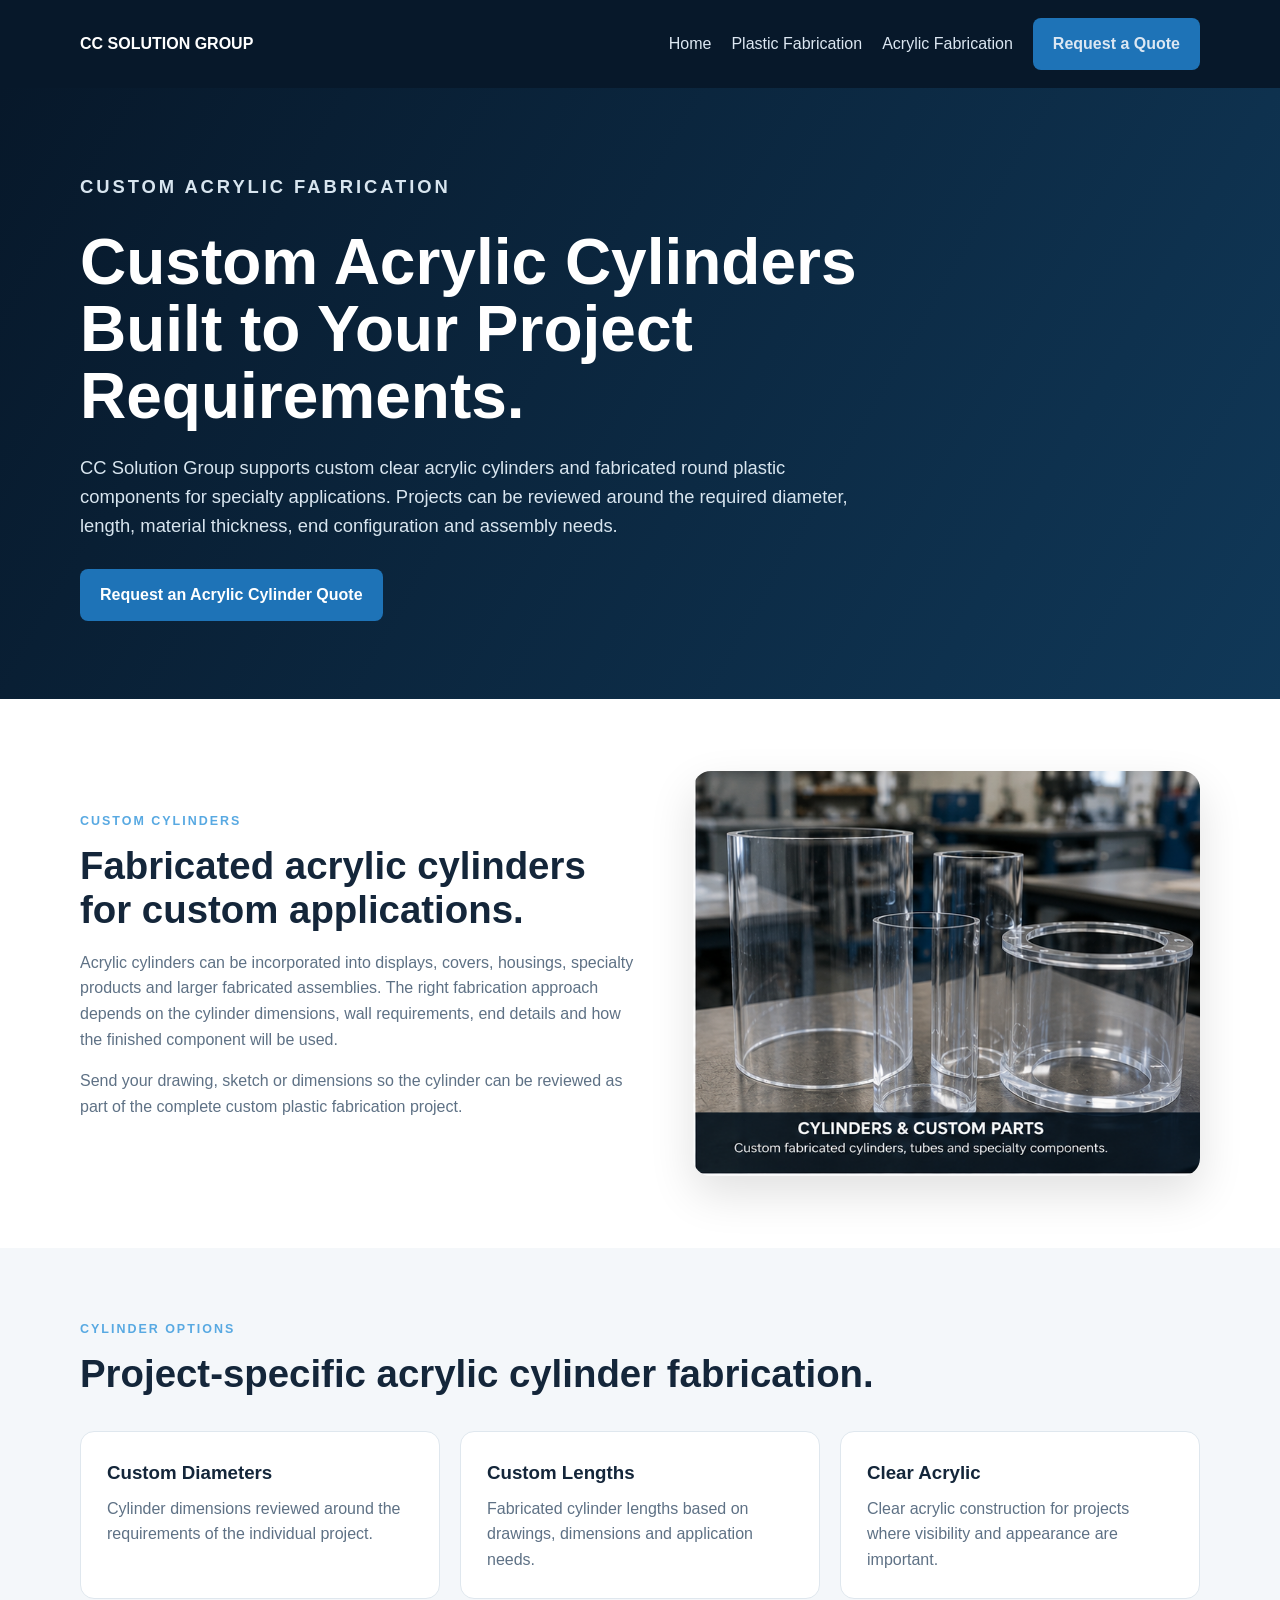
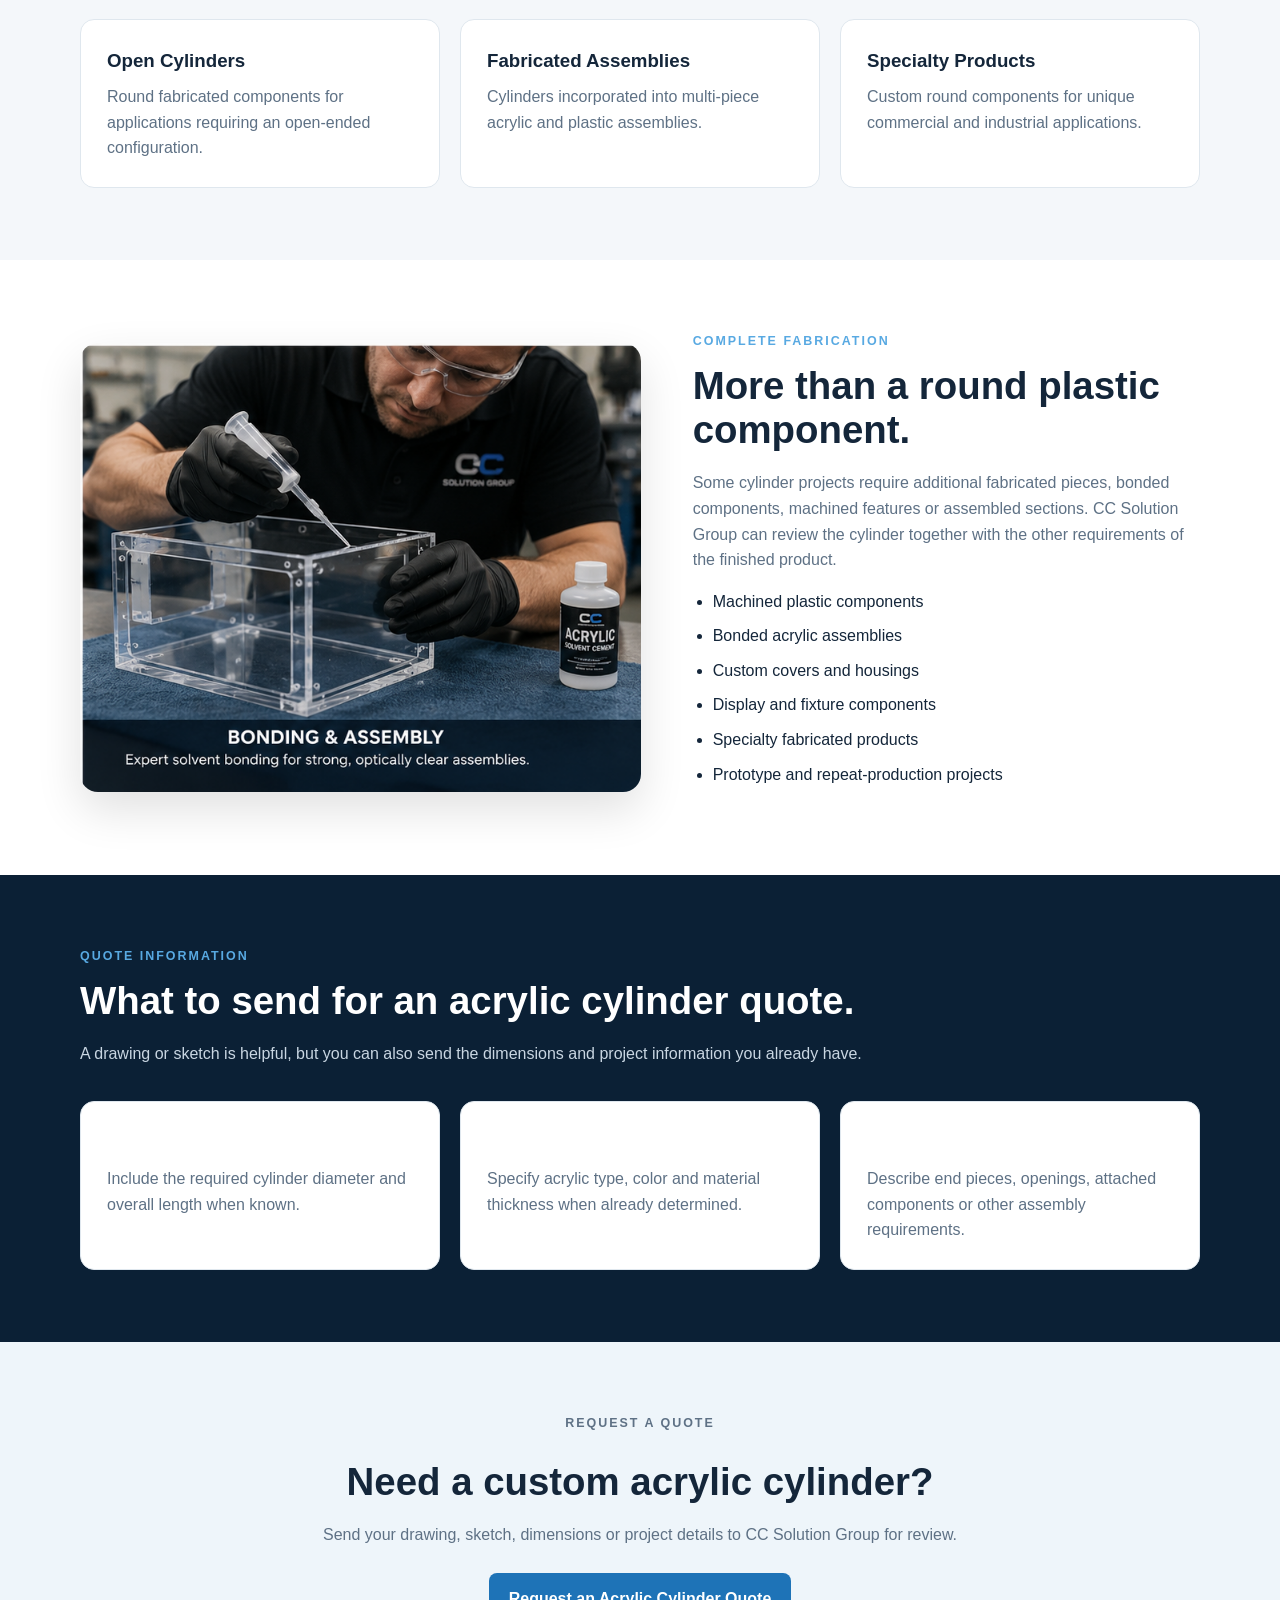
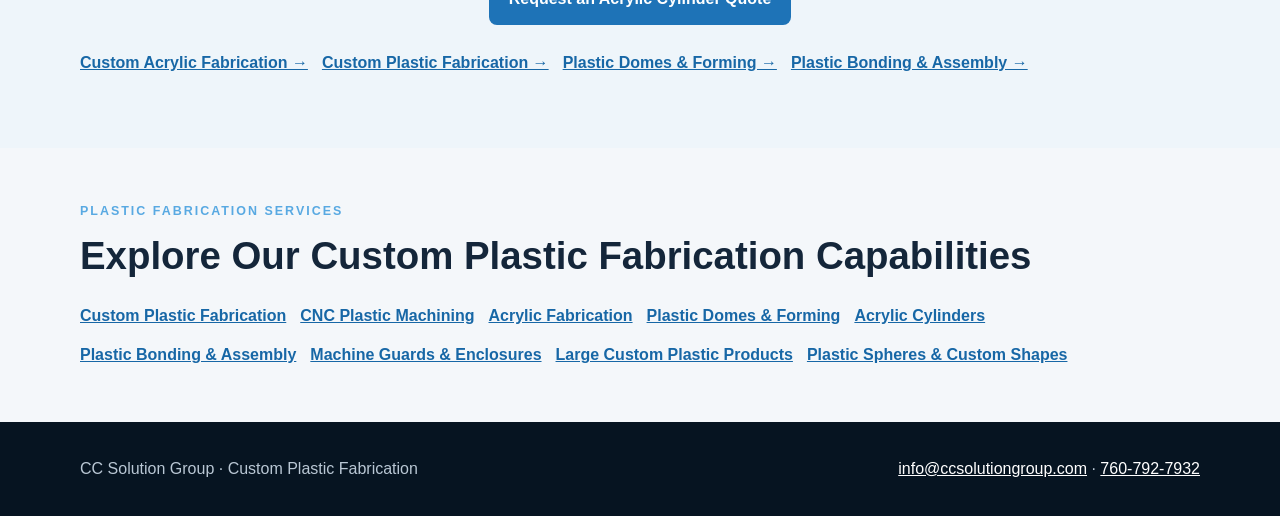
<file: custom-acrylic-cylinders.html>
<!doctype html><html lang="en"><head><meta charset="utf-8"><meta name="viewport" content="width=device-width,initial-scale=1">
<title>Custom Acrylic Cylinders & Clear Plastic Cylinders | CC Solution Group</title>
<meta name="description" content="Custom acrylic cylinders and clear fabricated plastic cylinders built to project specifications. CC Solution Group supports custom diameters, lengths and fabricated cylinder assemblies.">
<meta name="robots" content="index, follow"><link rel="canonical" href="https://ccsolutiongroup.com/custom-acrylic-cylinders.html">
<style>
:root{--navy:#07182a;--light:#f4f7fa;--text:#14263a;--muted:#5e7185}*{box-sizing:border-box}body{margin:0;font-family:Arial,Helvetica,sans-serif;color:var(--text);line-height:1.6}.wrap{width:min(1120px,92%);margin:auto}.top{background:var(--navy);color:#fff}.nav{display:flex;justify-content:space-between;align-items:center;padding:18px 0;gap:20px}.brand{font-weight:800;color:#fff;text-decoration:none}.navlinks{display:flex;gap:20px;align-items:center}.navlinks a{color:#dce7f2;text-decoration:none}.btn{display:inline-block;padding:13px 20px;border-radius:8px;background:#1e73b7;color:#fff;text-decoration:none;font-weight:700}.hero{background:linear-gradient(120deg,#07182a,#103858);color:#fff;padding:84px 0 78px}.eyebrow{font-size:.78rem;font-weight:800;letter-spacing:.16em;text-transform:uppercase;color:#58a9e2;margin:0 0 12px}h1{font-size:clamp(2.3rem,5vw,4.2rem);line-height:1.05;margin:0 0 22px;max-width:900px}.hero p{font-size:1.15rem;color:#d8e5ef;max-width:800px;margin:0 0 28px}section{padding:72px 0}.split{display:grid;grid-template-columns:1.05fr .95fr;gap:52px;align-items:center}h2{font-size:clamp(1.8rem,3vw,2.7rem);line-height:1.15;margin:0 0 18px}.copy{color:var(--muted)}img{width:100%;border-radius:18px;display:block;box-shadow:0 18px 45px rgba(0,0,0,.12)}.light{background:var(--light)}.grid{display:grid;grid-template-columns:repeat(3,1fr);gap:20px;margin-top:34px}.card{background:#fff;border:1px solid #dfe7ee;border-radius:14px;padding:26px}.card h3{margin:0 0 8px}.card p{margin:0;color:var(--muted)}.list{padding-left:20px}.list li{margin:9px 0}.dark{background:#0b2035;color:#fff}.dark .copy{color:#c9d6e2}.cta{text-align:center;background:#eef5fa}.cta p{max-width:730px;margin:0 auto 26px;color:var(--muted)}.related{display:flex;gap:14px;flex-wrap:wrap;margin-top:25px}.related a{color:#1767a6;font-weight:700}footer{background:#061421;color:#b9c7d4;padding:34px 0}.footer{display:flex;justify-content:space-between;gap:20px;flex-wrap:wrap}footer a{color:#fff}@media(max-width:800px){.split{grid-template-columns:1fr}.grid{grid-template-columns:1fr 1fr}.navlinks a:not(.btn){display:none}}@media(max-width:520px){.grid{grid-template-columns:1fr}}
</style>
<script type="application/ld+json">{"@context":"https://schema.org","@type":"Service","name":"Custom Acrylic Cylinders","provider":{"@type":"Organization","name":"CC Solution Group","url":"https://ccsolutiongroup.com/"},"url":"https://ccsolutiongroup.com/custom-acrylic-cylinders.html","description":"Custom acrylic cylinders and clear fabricated plastic cylinders built around customer dimensions and project requirements."}</script>
<meta property="og:type" content="website"><meta property="og:title" content="Custom Acrylic Cylinders & Clear Plastic Cylinders | CC Solution Group"><meta property="og:description" content="Custom acrylic cylinders and clear fabricated plastic cylinders built to project specifications. CC Solution Group supports custom diameters, lengths and fabricated cylinder assemblies."><meta property="og:url" content="https://ccsolutiongroup.com/custom-acrylic-cylinders.html"><meta name="twitter:card" content="summary"><meta name="twitter:title" content="Custom Acrylic Cylinders & Clear Plastic Cylinders | CC Solution Group"><meta name="twitter:description" content="Custom acrylic cylinders and clear fabricated plastic cylinders built to project specifications. CC Solution Group supports custom diameters, lengths and fabricated cylinder assemblies.">
</head>
<body><header class="top"><div class="wrap nav"><a class="brand" href="/">CC SOLUTION GROUP</a><nav class="navlinks"><a href="/">Home</a><a href="custom-plastic-fabrication.html">Plastic Fabrication</a><a href="custom-acrylic-fabrication.html">Acrylic Fabrication</a><a class="btn" href="/#contact">Request a Quote</a></nav></div></header>
<main>
<section class="hero"><div class="wrap"><p class="eyebrow">Custom Acrylic Fabrication</p><h1>Custom Acrylic Cylinders Built to Your Project Requirements.</h1><p>CC Solution Group supports custom clear acrylic cylinders and fabricated round plastic components for specialty applications. Projects can be reviewed around the required diameter, length, material thickness, end configuration and assembly needs.</p><a class="btn" href="/#contact">Request an Acrylic Cylinder Quote</a></div></section>
<section><div class="wrap split"><div><p class="eyebrow">Custom Cylinders</p><h2>Fabricated acrylic cylinders for custom applications.</h2><p class="copy">Acrylic cylinders can be incorporated into displays, covers, housings, specialty products and larger fabricated assemblies. The right fabrication approach depends on the cylinder dimensions, wall requirements, end details and how the finished component will be used.</p><p class="copy">Send your drawing, sketch or dimensions so the cylinder can be reviewed as part of the complete custom plastic fabrication project.</p></div><img loading="lazy" decoding="async" src="custom-cylinders.png" alt="Custom clear acrylic cylinders and fabricated plastic cylinder components"></div></section>
<section class="light"><div class="wrap"><p class="eyebrow">Cylinder Options</p><h2>Project-specific acrylic cylinder fabrication.</h2><div class="grid">
<article class="card"><h3>Custom Diameters</h3><p>Cylinder dimensions reviewed around the requirements of the individual project.</p></article>
<article class="card"><h3>Custom Lengths</h3><p>Fabricated cylinder lengths based on drawings, dimensions and application needs.</p></article>
<article class="card"><h3>Clear Acrylic</h3><p>Clear acrylic construction for projects where visibility and appearance are important.</p></article>
<article class="card"><h3>Open Cylinders</h3><p>Round fabricated components for applications requiring an open-ended configuration.</p></article>
<article class="card"><h3>Fabricated Assemblies</h3><p>Cylinders incorporated into multi-piece acrylic and plastic assemblies.</p></article>
<article class="card"><h3>Specialty Products</h3><p>Custom round components for unique commercial and industrial applications.</p></article>
</div></div></section>
<section><div class="wrap split"><img loading="lazy" decoding="async" src="bonding-assembly.png" alt="Bonded acrylic fabrication and custom plastic assembly"><div><p class="eyebrow">Complete Fabrication</p><h2>More than a round plastic component.</h2><p class="copy">Some cylinder projects require additional fabricated pieces, bonded components, machined features or assembled sections. CC Solution Group can review the cylinder together with the other requirements of the finished product.</p><ul class="list"><li>Machined plastic components</li><li>Bonded acrylic assemblies</li><li>Custom covers and housings</li><li>Display and fixture components</li><li>Specialty fabricated products</li><li>Prototype and repeat-production projects</li></ul></div></div></section>
<section class="dark"><div class="wrap"><p class="eyebrow">Quote Information</p><h2>What to send for an acrylic cylinder quote.</h2><p class="copy">A drawing or sketch is helpful, but you can also send the dimensions and project information you already have.</p><div class="grid">
<article class="card"><h3>Diameter &amp; Length</h3><p>Include the required cylinder diameter and overall length when known.</p></article>
<article class="card"><h3>Material &amp; Thickness</h3><p>Specify acrylic type, color and material thickness when already determined.</p></article>
<article class="card"><h3>Ends &amp; Assembly</h3><p>Describe end pieces, openings, attached components or other assembly requirements.</p></article>
</div></div></section>
<section class="cta"><div class="wrap"><p class="eyebrow">Request a Quote</p><h2>Need a custom acrylic cylinder?</h2><p>Send your drawing, sketch, dimensions or project details to CC Solution Group for review.</p><a class="btn" href="/#contact">Request an Acrylic Cylinder Quote</a><div class="related"><a href="custom-acrylic-fabrication.html">Custom Acrylic Fabrication →</a><a href="custom-plastic-fabrication.html">Custom Plastic Fabrication →</a><a href="plastic-domes-forming.html">Plastic Domes &amp; Forming →</a><a href="plastic-bonding-assembly.html">Plastic Bonding &amp; Assembly →</a></div></div></section>
<section class="seo-service-directory" style="padding:54px 0;background:#f4f7fa">
<div class="wrap"><p class="eyebrow">Plastic Fabrication Services</p>
<h2>Explore Our Custom Plastic Fabrication Capabilities</h2>
<div class="related">
<a href="custom-plastic-fabrication.html">Custom Plastic Fabrication</a>
<a href="cnc-plastic-machining.html">CNC Plastic Machining</a>
<a href="custom-acrylic-fabrication.html">Acrylic Fabrication</a>
<a href="plastic-domes-forming.html">Plastic Domes &amp; Forming</a>
<a href="custom-acrylic-cylinders.html">Acrylic Cylinders</a>
<a href="plastic-bonding-assembly.html">Plastic Bonding &amp; Assembly</a>
<a href="machine-guards-enclosures.html">Machine Guards &amp; Enclosures</a>
<a href="large-custom-plastic-products.html">Large Custom Plastic Products</a>
<a href="plastic-spheres-custom-shapes.html">Plastic Spheres &amp; Custom Shapes</a>
</div></div></section>
</main><footer><div class="wrap footer"><span>CC Solution Group · Custom Plastic Fabrication</span><span><a href="mailto:info@ccsolutiongroup.com">info@ccsolutiongroup.com</a> · <a href="tel:7607927932">760-792-7932</a></span></div></footer></body></html>
</file>
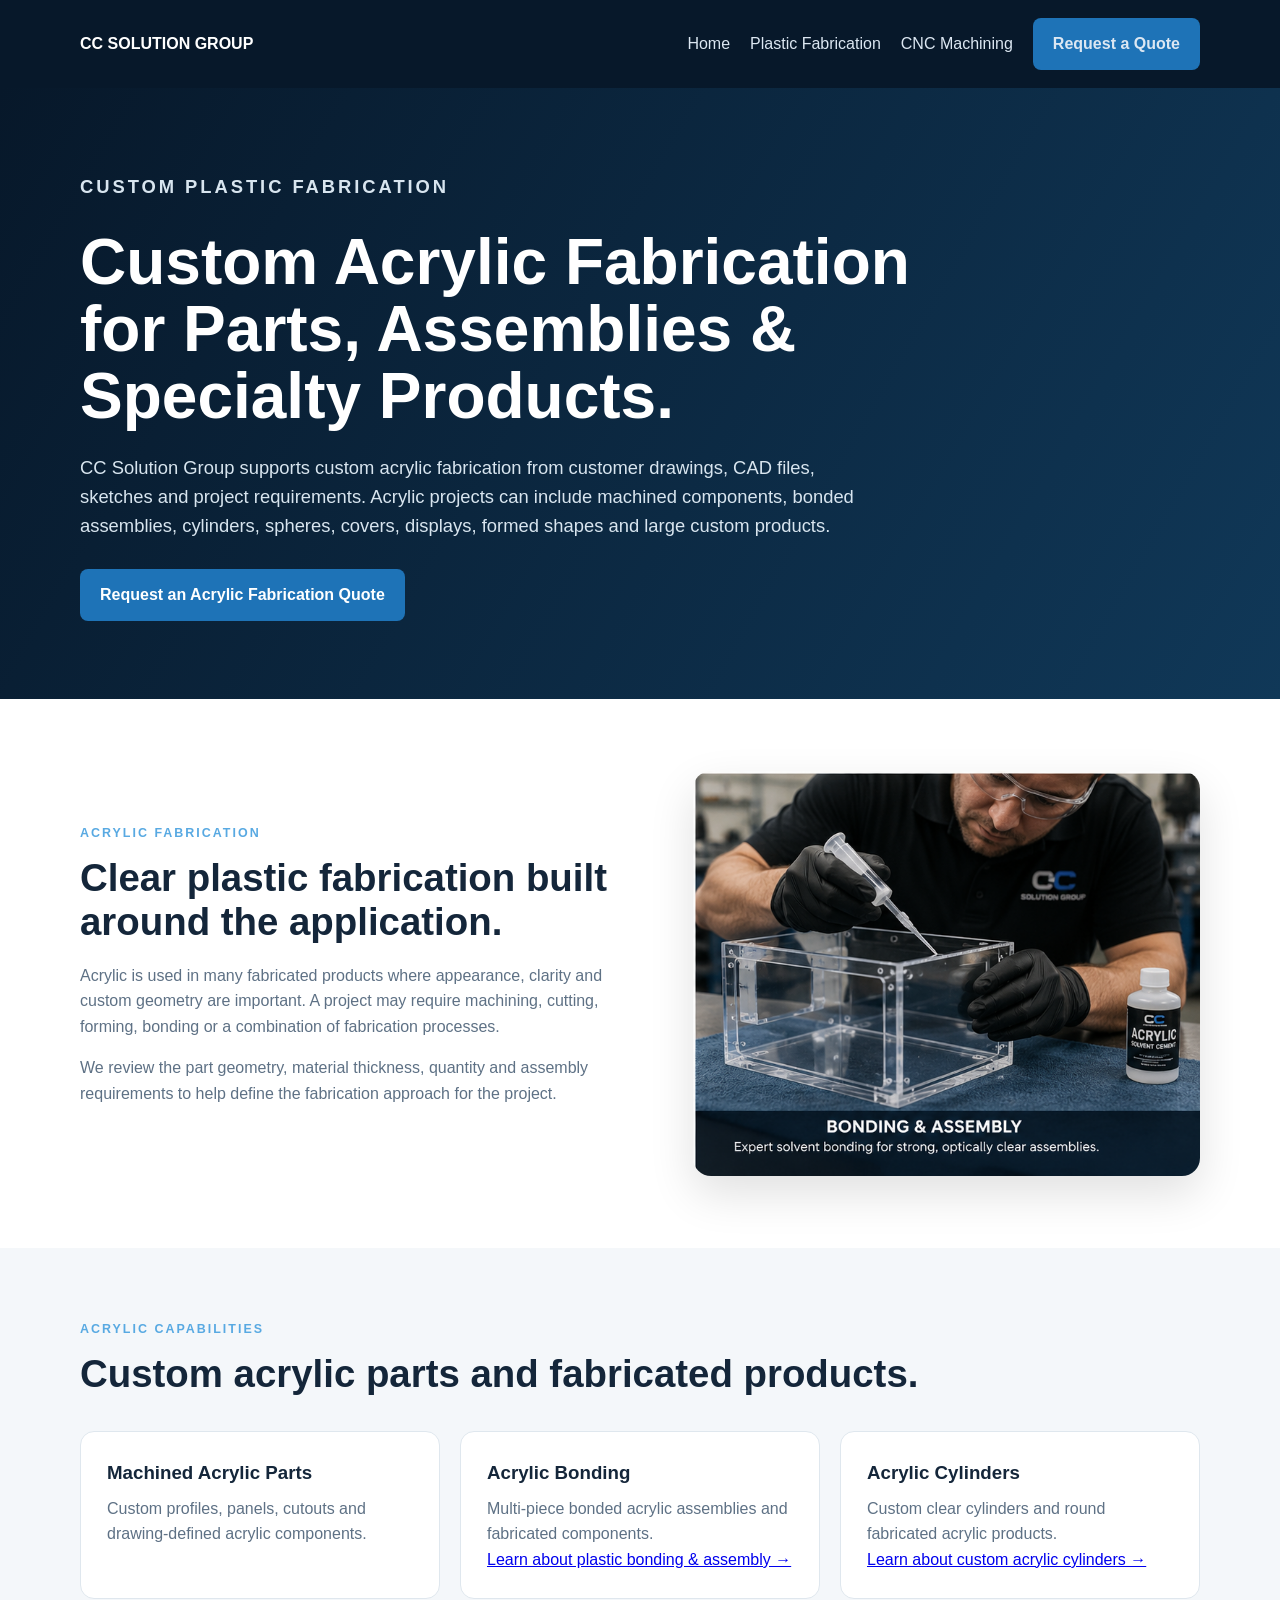
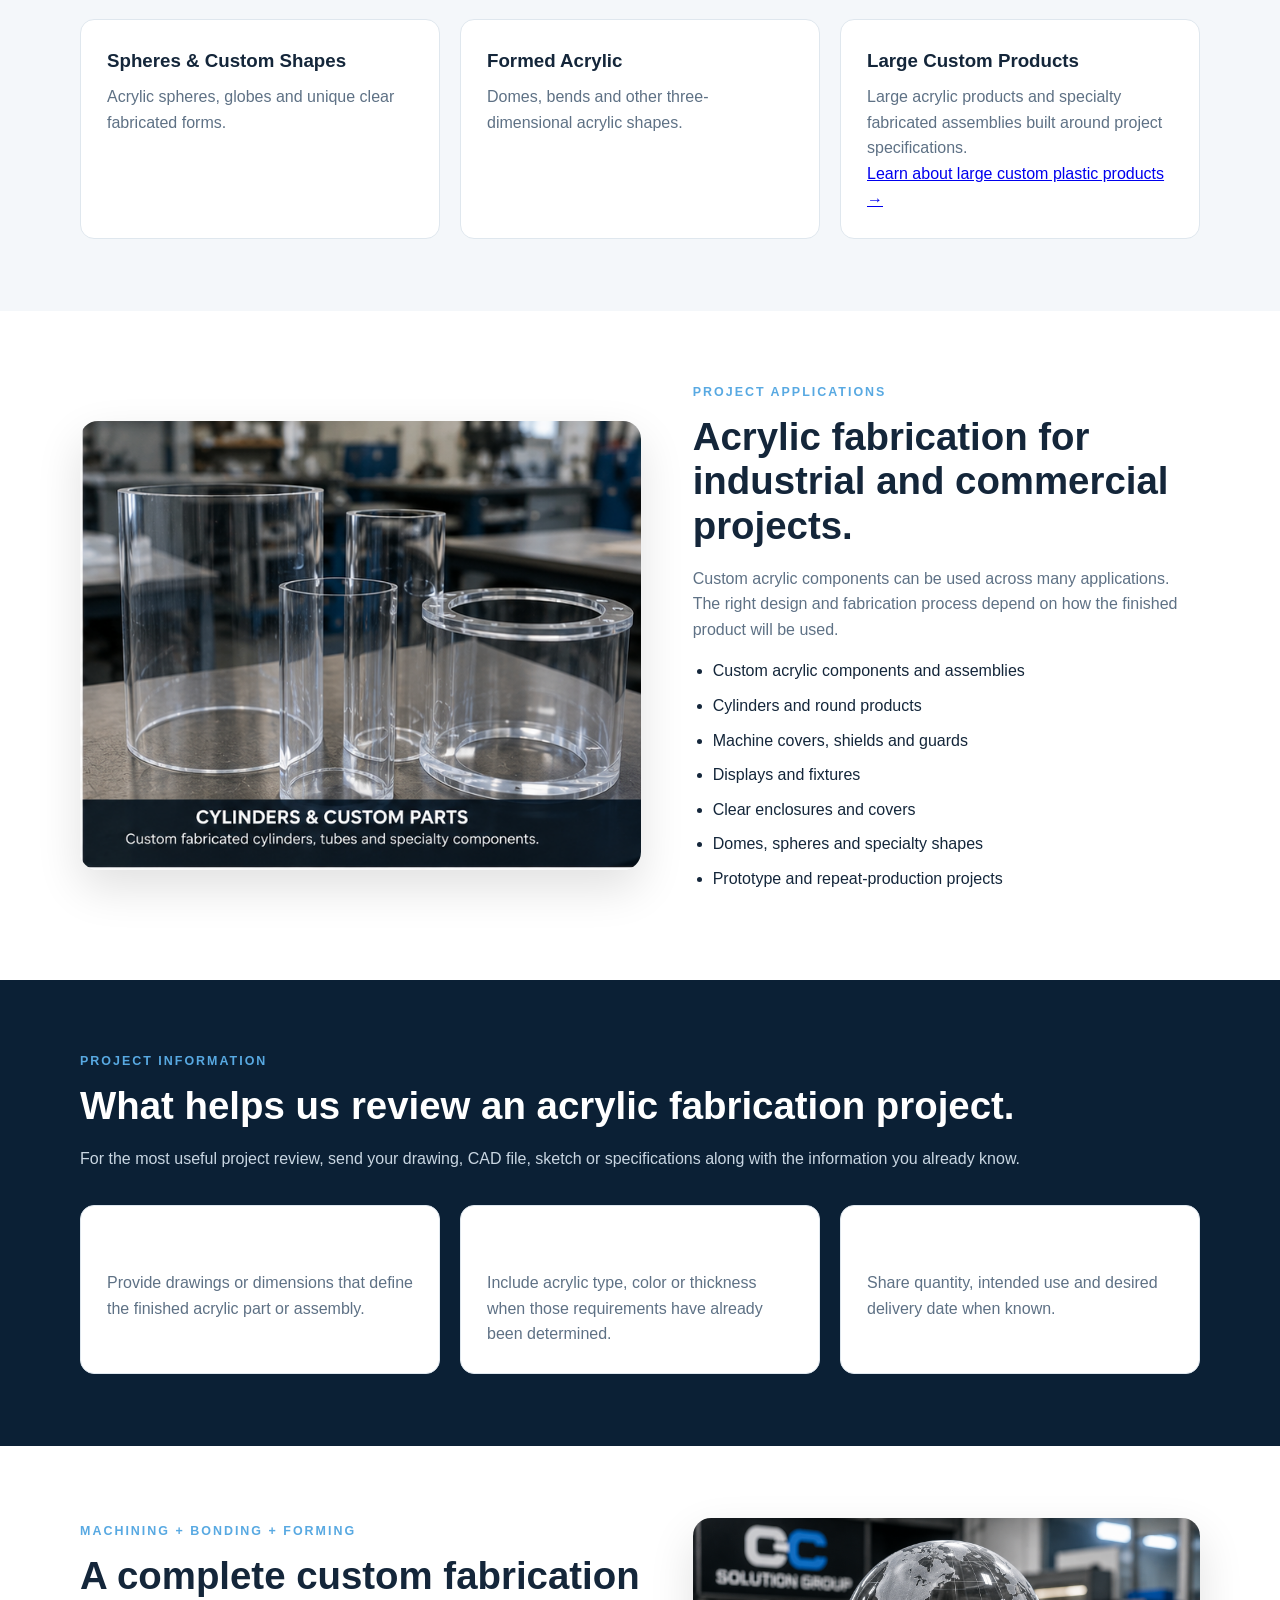
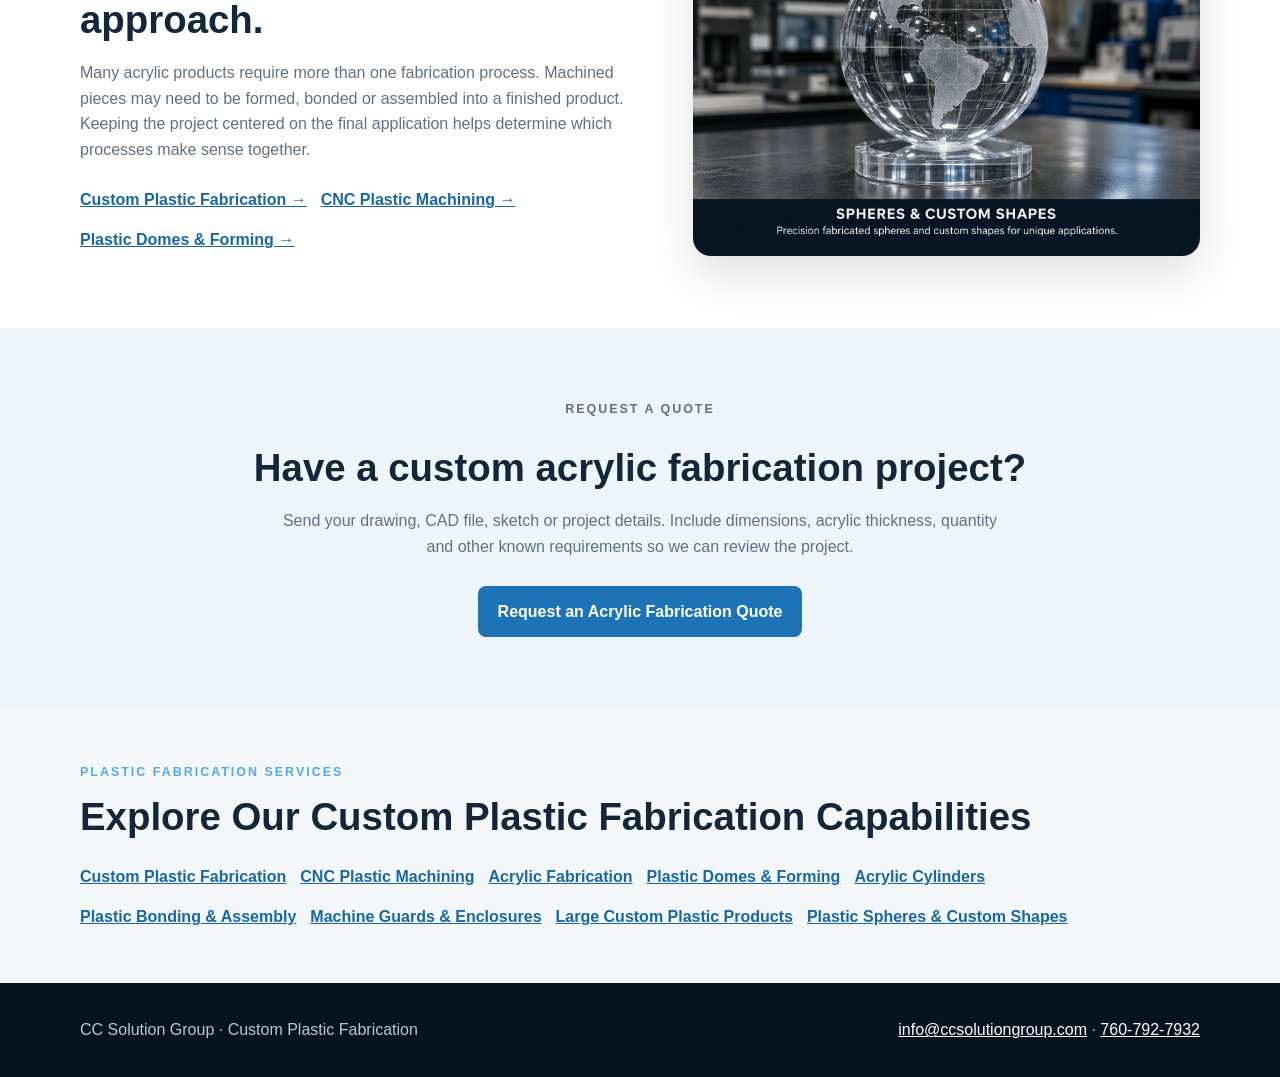
<file: custom-acrylic-fabrication.html>
<!doctype html>
<html lang="en"><head>
<meta charset="utf-8"><meta name="viewport" content="width=device-width,initial-scale=1">
<title>Custom Acrylic Fabrication Services | CC Solution Group</title>
<meta name="description" content="Custom acrylic fabrication for machined parts, bonded assemblies, cylinders, spheres, covers, displays and formed acrylic products. Send CC Solution Group your drawing or project requirements.">
<meta name="robots" content="index, follow">
<link rel="canonical" href="https://ccsolutiongroup.com/custom-acrylic-fabrication.html">
<style>
:root{--navy:#07182a;--light:#f4f7fa;--text:#14263a;--muted:#5e7185}*{box-sizing:border-box}body{margin:0;font-family:Arial,Helvetica,sans-serif;color:var(--text);line-height:1.6}.wrap{width:min(1120px,92%);margin:auto}.top{background:var(--navy);color:#fff}.nav{display:flex;justify-content:space-between;align-items:center;padding:18px 0;gap:20px}.brand{font-weight:800;color:#fff;text-decoration:none}.navlinks{display:flex;gap:20px;align-items:center}.navlinks a{color:#dce7f2;text-decoration:none}.btn{display:inline-block;padding:13px 20px;border-radius:8px;background:#1e73b7;color:#fff;text-decoration:none;font-weight:700}.hero{background:linear-gradient(120deg,#07182a,#103858);color:#fff;padding:84px 0 78px}.eyebrow{font-size:.78rem;font-weight:800;letter-spacing:.16em;text-transform:uppercase;color:#58a9e2;margin:0 0 12px}h1{font-size:clamp(2.3rem,5vw,4.2rem);line-height:1.05;margin:0 0 22px;max-width:900px}.hero p{font-size:1.15rem;color:#d8e5ef;max-width:800px;margin:0 0 28px}section{padding:72px 0}.split{display:grid;grid-template-columns:1.05fr .95fr;gap:52px;align-items:center}h2{font-size:clamp(1.8rem,3vw,2.7rem);line-height:1.15;margin:0 0 18px}.copy{color:var(--muted)}img{width:100%;border-radius:18px;display:block;box-shadow:0 18px 45px rgba(0,0,0,.12)}.light{background:var(--light)}.grid{display:grid;grid-template-columns:repeat(3,1fr);gap:20px;margin-top:34px}.card{background:#fff;border:1px solid #dfe7ee;border-radius:14px;padding:26px}.card h3{margin:0 0 8px}.card p{margin:0;color:var(--muted)}.list{padding-left:20px}.list li{margin:9px 0}.dark{background:#0b2035;color:#fff}.dark .copy{color:#c9d6e2}.cta{text-align:center;background:#eef5fa}.cta p{max-width:730px;margin:0 auto 26px;color:var(--muted)}.related{display:flex;gap:14px;flex-wrap:wrap;margin-top:25px}.related a{color:#1767a6;font-weight:700}footer{background:#061421;color:#b9c7d4;padding:34px 0}.footer{display:flex;justify-content:space-between;gap:20px;flex-wrap:wrap}footer a{color:#fff}@media(max-width:800px){.split{grid-template-columns:1fr}.grid{grid-template-columns:1fr 1fr}.navlinks a:not(.btn){display:none}}@media(max-width:520px){.grid{grid-template-columns:1fr}}
</style>
<script type="application/ld+json">{"@context":"https://schema.org","@type":"Service","name":"Custom Acrylic Fabrication","provider":{"@type":"Organization","name":"CC Solution Group","url":"https://ccsolutiongroup.com/"},"url":"https://ccsolutiongroup.com/custom-acrylic-fabrication.html","description":"Custom acrylic fabrication for machined parts, bonded assemblies, cylinders, spheres, covers, displays and formed acrylic products."}</script>

<meta property="og:type" content="website"><meta property="og:title" content="Custom Acrylic Fabrication Services | CC Solution Group"><meta property="og:description" content="Custom acrylic fabrication for machined parts, bonded assemblies, cylinders, spheres, covers, displays and formed acrylic products. Send CC Solution Group your drawing or project requirements."><meta property="og:url" content="https://ccsolutiongroup.com/custom-acrylic-fabrication.html"><meta name="twitter:card" content="summary"><meta name="twitter:title" content="Custom Acrylic Fabrication Services | CC Solution Group"><meta name="twitter:description" content="Custom acrylic fabrication for machined parts, bonded assemblies, cylinders, spheres, covers, displays and formed acrylic products. Send CC Solution Group your drawing or project requirements.">
</head><body>
<header class="top"><div class="wrap nav"><a class="brand" href="/">CC SOLUTION GROUP</a><nav class="navlinks"><a href="/">Home</a><a href="custom-plastic-fabrication.html">Plastic Fabrication</a><a href="cnc-plastic-machining.html">CNC Machining</a><a class="btn" href="/#contact">Request a Quote</a></nav></div></header>
<main>
<section class="hero"><div class="wrap"><p class="eyebrow">Custom Plastic Fabrication</p><h1>Custom Acrylic Fabrication for Parts, Assemblies & Specialty Products.</h1><p>CC Solution Group supports custom acrylic fabrication from customer drawings, CAD files, sketches and project requirements. Acrylic projects can include machined components, bonded assemblies, cylinders, spheres, covers, displays, formed shapes and large custom products.</p><a class="btn" href="/#contact">Request an Acrylic Fabrication Quote</a></div></section>
<section><div class="wrap split"><div><p class="eyebrow">Acrylic Fabrication</p><h2>Clear plastic fabrication built around the application.</h2><p class="copy">Acrylic is used in many fabricated products where appearance, clarity and custom geometry are important. A project may require machining, cutting, forming, bonding or a combination of fabrication processes.</p><p class="copy">We review the part geometry, material thickness, quantity and assembly requirements to help define the fabrication approach for the project.</p></div><img loading="lazy" decoding="async" src="bonding-assembly.png" alt="Custom acrylic fabrication and bonding of clear plastic components"></div></section>
<section class="light"><div class="wrap"><p class="eyebrow">Acrylic Capabilities</p><h2>Custom acrylic parts and fabricated products.</h2><div class="grid">
<article class="card"><h3>Machined Acrylic Parts</h3><p>Custom profiles, panels, cutouts and drawing-defined acrylic components.</p></article>
<article class="card"><h3>Acrylic Bonding</h3><p>Multi-piece bonded acrylic assemblies and fabricated components.</p><p><a href="plastic-bonding-assembly.html">Learn about plastic bonding &amp; assembly →</a></p></article>
<article class="card"><h3>Acrylic Cylinders</h3><p>Custom clear cylinders and round fabricated acrylic products.</p><p><a href="custom-acrylic-cylinders.html">Learn about custom acrylic cylinders →</a></p></article>
<article class="card"><h3>Spheres & Custom Shapes</h3><p>Acrylic spheres, globes and unique clear fabricated forms.</p></article>
<article class="card"><h3>Formed Acrylic</h3><p>Domes, bends and other three-dimensional acrylic shapes.</p></article>
<article class="card"><h3>Large Custom Products</h3><p>Large acrylic products and specialty fabricated assemblies built around project specifications.</p><p><a href="large-custom-plastic-products.html">Learn about large custom plastic products →</a></p></article>
</div></div></section>
<section><div class="wrap split"><img loading="lazy" decoding="async" src="custom-cylinders.png" alt="Custom clear acrylic cylinder fabrication"><div><p class="eyebrow">Project Applications</p><h2>Acrylic fabrication for industrial and commercial projects.</h2><p class="copy">Custom acrylic components can be used across many applications. The right design and fabrication process depend on how the finished product will be used.</p><ul class="list"><li>Custom acrylic components and assemblies</li><li>Cylinders and round products</li><li>Machine covers, shields and guards</li><li>Displays and fixtures</li><li>Clear enclosures and covers</li><li>Domes, spheres and specialty shapes</li><li>Prototype and repeat-production projects</li></ul></div></div></section>
<section class="dark"><div class="wrap"><p class="eyebrow">Project Information</p><h2>What helps us review an acrylic fabrication project.</h2><p class="copy">For the most useful project review, send your drawing, CAD file, sketch or specifications along with the information you already know.</p><div class="grid"><article class="card"><h3>Dimensions & Geometry</h3><p>Provide drawings or dimensions that define the finished acrylic part or assembly.</p></article><article class="card"><h3>Material & Thickness</h3><p>Include acrylic type, color or thickness when those requirements have already been determined.</p></article><article class="card"><h3>Quantity & Application</h3><p>Share quantity, intended use and desired delivery date when known.</p></article></div></div></section>
<section><div class="wrap split"><div><p class="eyebrow">Machining + Bonding + Forming</p><h2>A complete custom fabrication approach.</h2><p class="copy">Many acrylic products require more than one fabrication process. Machined pieces may need to be formed, bonded or assembled into a finished product. Keeping the project centered on the final application helps determine which processes make sense together.</p><div class="related"><a href="custom-plastic-fabrication.html">Custom Plastic Fabrication →</a><a href="cnc-plastic-machining.html">CNC Plastic Machining →</a><a href="plastic-domes-forming.html">Plastic Domes &amp; Forming →</a></div></div><img loading="lazy" decoding="async" src="spheres-custom-shapes.png" alt="Custom acrylic sphere and specialty shape fabrication"></div></section>
<section class="cta"><div class="wrap"><p class="eyebrow">Request a Quote</p><h2>Have a custom acrylic fabrication project?</h2><p>Send your drawing, CAD file, sketch or project details. Include dimensions, acrylic thickness, quantity and other known requirements so we can review the project.</p><a class="btn" href="/#contact">Request an Acrylic Fabrication Quote</a></div></section>
<section class="seo-service-directory" style="padding:54px 0;background:#f4f7fa">
<div class="wrap"><p class="eyebrow">Plastic Fabrication Services</p>
<h2>Explore Our Custom Plastic Fabrication Capabilities</h2>
<div class="related">
<a href="custom-plastic-fabrication.html">Custom Plastic Fabrication</a>
<a href="cnc-plastic-machining.html">CNC Plastic Machining</a>
<a href="custom-acrylic-fabrication.html">Acrylic Fabrication</a>
<a href="plastic-domes-forming.html">Plastic Domes &amp; Forming</a>
<a href="custom-acrylic-cylinders.html">Acrylic Cylinders</a>
<a href="plastic-bonding-assembly.html">Plastic Bonding &amp; Assembly</a>
<a href="machine-guards-enclosures.html">Machine Guards &amp; Enclosures</a>
<a href="large-custom-plastic-products.html">Large Custom Plastic Products</a>
<a href="plastic-spheres-custom-shapes.html">Plastic Spheres &amp; Custom Shapes</a>
</div></div></section>
</main><footer><div class="wrap footer"><span>CC Solution Group · Custom Plastic Fabrication</span><span><a href="mailto:info@ccsolutiongroup.com">info@ccsolutiongroup.com</a> · <a href="tel:7607927932">760-792-7932</a></span></div></footer>
</body></html>
</file>
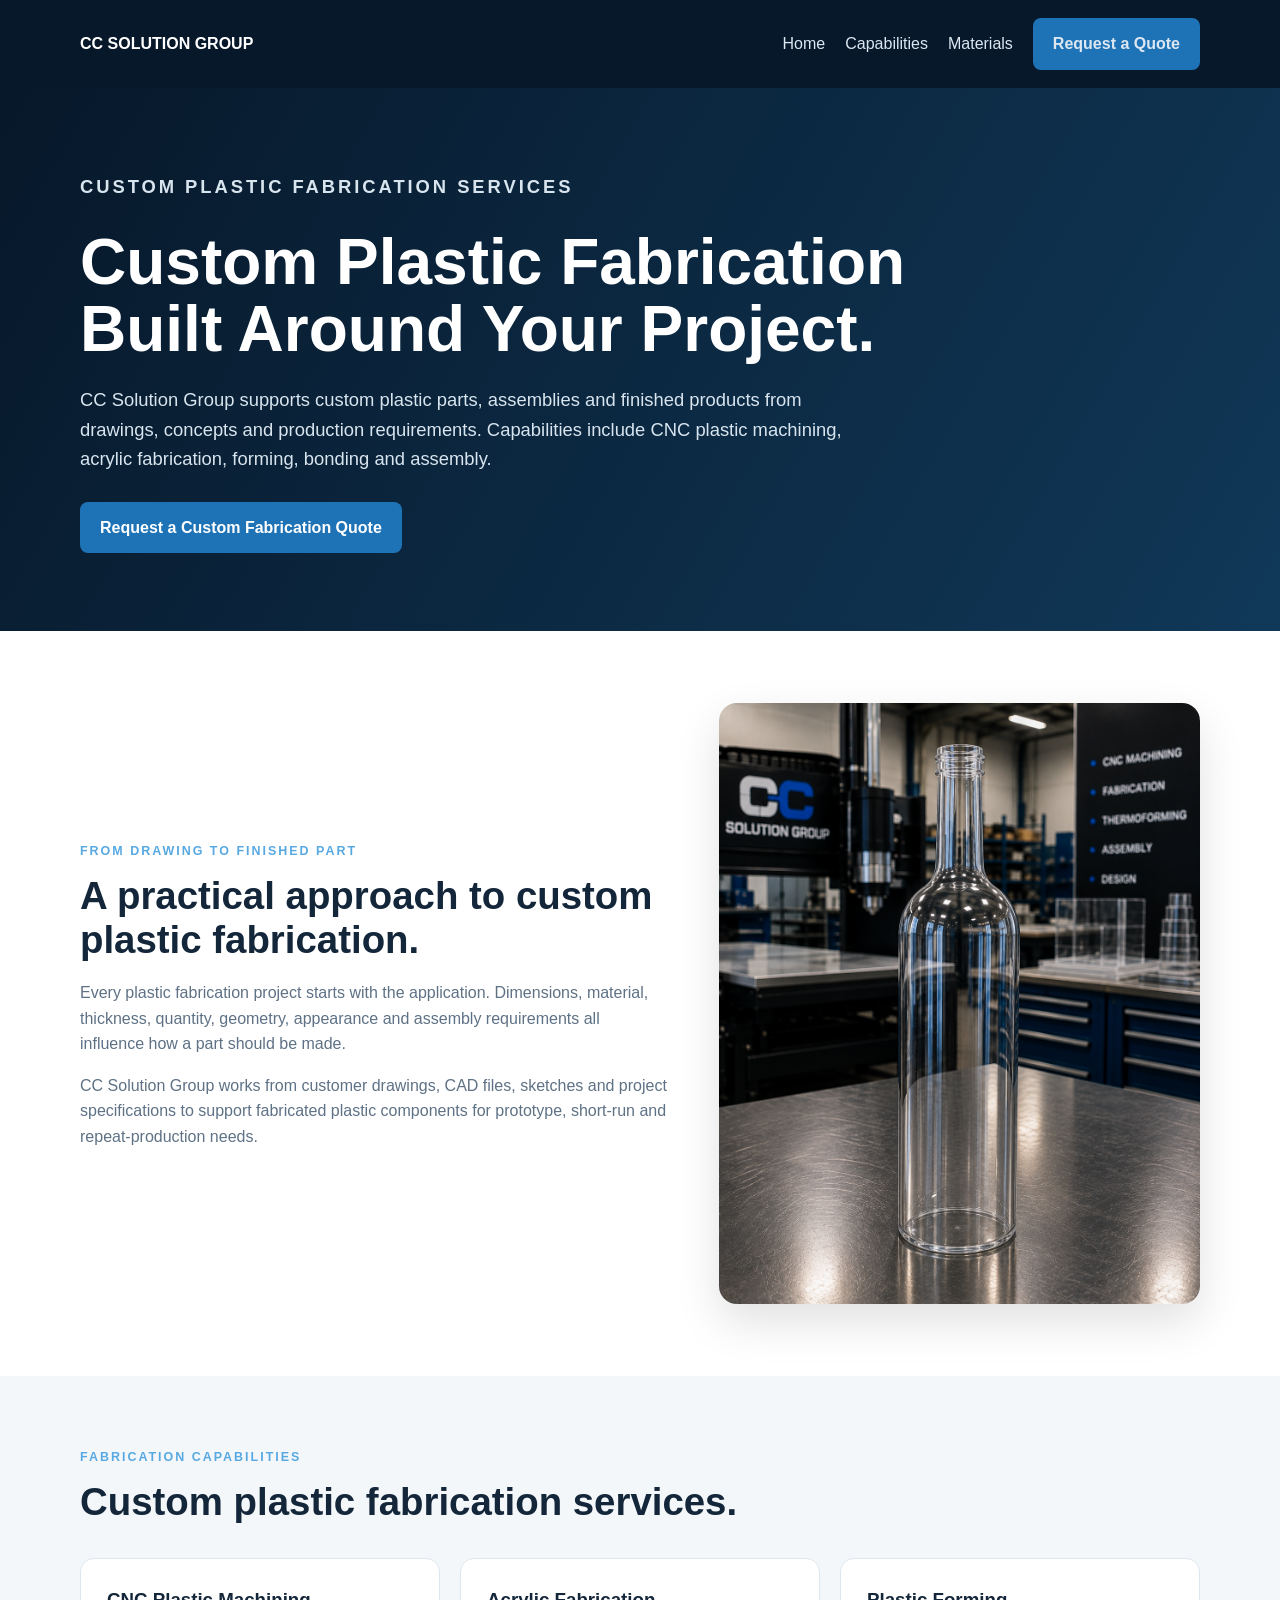
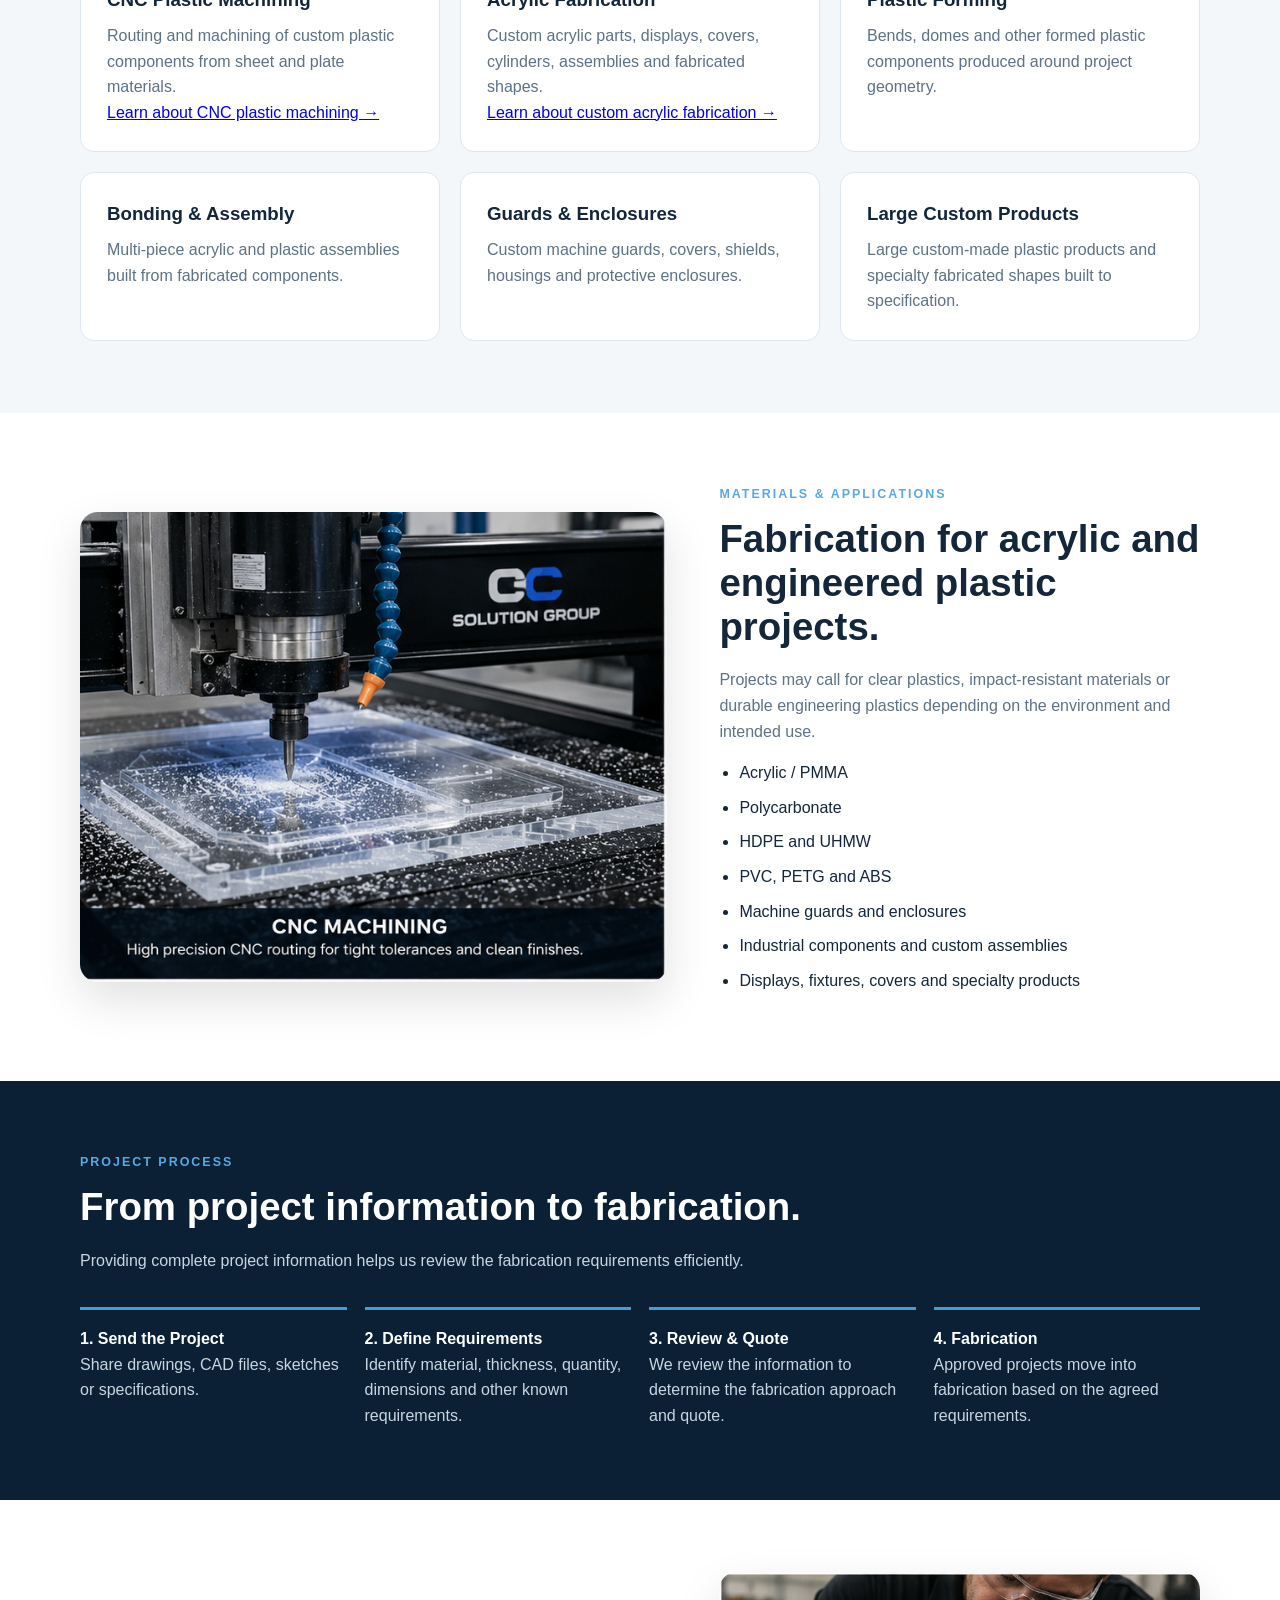
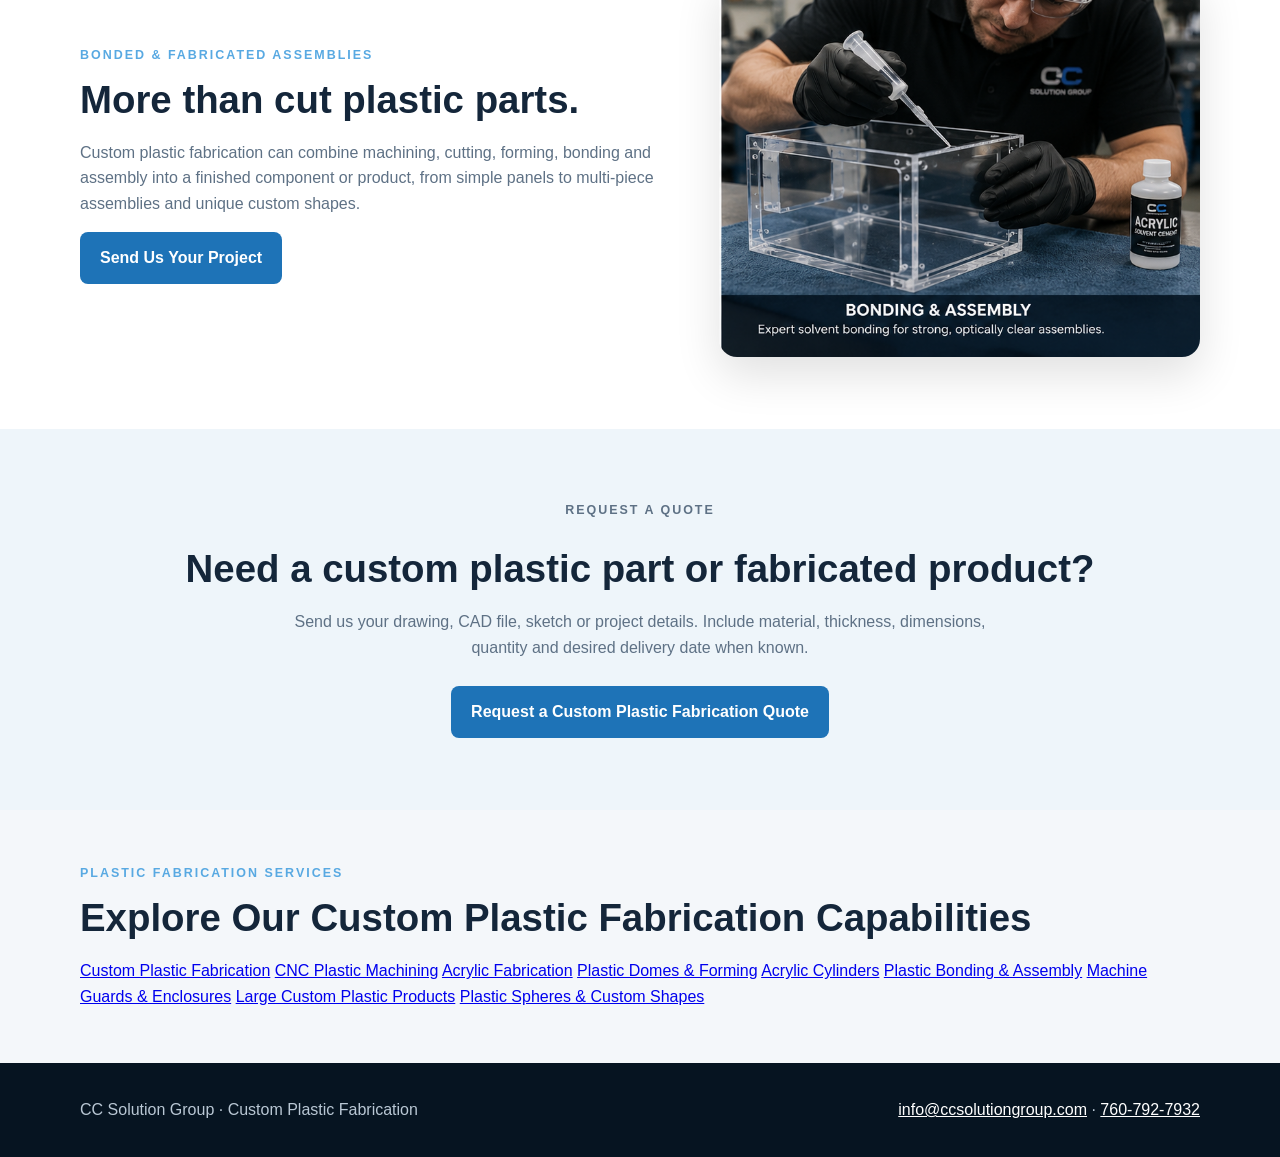
<file: custom-plastic-fabrication.html>
<!doctype html>
<html lang="en"><head>
<meta charset="utf-8"><meta name="viewport" content="width=device-width,initial-scale=1">
<title>Custom Plastic Fabrication Services | CC Solution Group</title>
<meta name="description" content="Custom plastic fabrication services including CNC plastic machining, acrylic fabrication, forming, bonding, assembly, guards, enclosures and large custom plastic products.">
<meta name="robots" content="index, follow">
<link rel="canonical" href="https://ccsolutiongroup.com/custom-plastic-fabrication.html">
<style>
:root{--navy:#07182a;--blue:#1767a6;--light:#f4f7fa;--text:#14263a;--muted:#5e7185}
*{box-sizing:border-box}body{margin:0;font-family:Arial,Helvetica,sans-serif;color:var(--text);line-height:1.6}.wrap{width:min(1120px,92%);margin:auto}.top{background:var(--navy);color:#fff}.nav{display:flex;justify-content:space-between;align-items:center;padding:18px 0;gap:20px}.brand{font-weight:800;color:#fff;text-decoration:none}.navlinks{display:flex;gap:20px;align-items:center}.navlinks a{color:#dce7f2;text-decoration:none}.btn{display:inline-block;padding:13px 20px;border-radius:8px;background:#1e73b7;color:#fff;text-decoration:none;font-weight:700}.hero{background:linear-gradient(120deg,#07182a,#103858);color:#fff;padding:84px 0 78px}.eyebrow{font-size:.78rem;font-weight:800;letter-spacing:.16em;text-transform:uppercase;color:#58a9e2;margin:0 0 12px}h1{font-size:clamp(2.3rem,5vw,4.4rem);line-height:1.05;margin:0 0 22px;max-width:900px}.hero p{font-size:1.15rem;color:#d8e5ef;max-width:790px;margin:0 0 28px}section{padding:72px 0}.intro,.feature{display:grid;grid-template-columns:1.1fr .9fr;gap:52px;align-items:center}h2{font-size:clamp(1.8rem,3vw,2.7rem);line-height:1.15;margin:0 0 18px}.copy{color:var(--muted)}img{width:100%;border-radius:18px;display:block;box-shadow:0 18px 45px rgba(0,0,0,.12)}.services{background:var(--light)}.grid{display:grid;grid-template-columns:repeat(3,1fr);gap:20px;margin-top:34px}.card{background:#fff;border:1px solid #dfe7ee;border-radius:14px;padding:26px}.card h3{margin:0 0 8px}.card p{margin:0;color:var(--muted)}.bullets{padding-left:20px}.bullets li{margin:9px 0}.process{background:#0b2035;color:#fff}.process .copy{color:#c9d6e2}.steps{display:grid;grid-template-columns:repeat(4,1fr);gap:18px;margin-top:34px}.step{border-top:3px solid #4b9bd3;padding-top:16px}.step strong{display:block}.step span{color:#c9d6e2}.cta{text-align:center;background:#eef5fa}.cta p{max-width:720px;margin:0 auto 26px;color:var(--muted)}footer{background:#061421;color:#b9c7d4;padding:34px 0}.footer{display:flex;justify-content:space-between;gap:20px;flex-wrap:wrap}footer a{color:#fff}@media(max-width:800px){.intro,.feature{grid-template-columns:1fr}.grid{grid-template-columns:1fr 1fr}.steps{grid-template-columns:1fr 1fr}.navlinks a:not(.btn){display:none}}@media(max-width:520px){.grid,.steps{grid-template-columns:1fr}}
</style>
<script type="application/ld+json">{"@context":"https://schema.org","@type":"Service","name":"Custom Plastic Fabrication","provider":{"@type":"Organization","name":"CC Solution Group","url":"https://ccsolutiongroup.com/"},"url":"https://ccsolutiongroup.com/custom-plastic-fabrication.html","description":"Custom plastic fabrication services including CNC plastic machining, acrylic fabrication, forming, bonding, assembly, guards, enclosures and large custom plastic products."}</script>

<meta property="og:type" content="website"><meta property="og:title" content="Custom Plastic Fabrication Services | CC Solution Group"><meta property="og:description" content="Custom plastic fabrication services including CNC plastic machining, acrylic fabrication, forming, bonding, assembly, guards, enclosures and large custom plastic products."><meta property="og:url" content="https://ccsolutiongroup.com/custom-plastic-fabrication.html"><meta name="twitter:card" content="summary"><meta name="twitter:title" content="Custom Plastic Fabrication Services | CC Solution Group"><meta name="twitter:description" content="Custom plastic fabrication services including CNC plastic machining, acrylic fabrication, forming, bonding, assembly, guards, enclosures and large custom plastic products.">
</head><body>
<header class="top"><div class="wrap nav"><a class="brand" href="/">CC SOLUTION GROUP</a><nav class="navlinks"><a href="/">Home</a><a href="/#capabilities">Capabilities</a><a href="/#materials">Materials</a><a class="btn" href="/#contact">Request a Quote</a></nav></div></header>
<main>
<section class="hero"><div class="wrap"><p class="eyebrow">Custom Plastic Fabrication Services</p><h1>Custom Plastic Fabrication Built Around Your Project.</h1><p>CC Solution Group supports custom plastic parts, assemblies and finished products from drawings, concepts and production requirements. Capabilities include CNC plastic machining, acrylic fabrication, forming, bonding and assembly.</p><a class="btn" href="/#contact">Request a Custom Fabrication Quote</a></div></section>
<section><div class="wrap intro"><div><p class="eyebrow">From Drawing to Finished Part</p><h2>A practical approach to custom plastic fabrication.</h2><p class="copy">Every plastic fabrication project starts with the application. Dimensions, material, thickness, quantity, geometry, appearance and assembly requirements all influence how a part should be made.</p><p class="copy">CC Solution Group works from customer drawings, CAD files, sketches and project specifications to support fabricated plastic components for prototype, short-run and repeat-production needs.</p></div><img loading="lazy" decoding="async" src="large-custom-made-products.png" alt="Large custom acrylic and plastic fabrication product"></div></section>
<section class="services"><div class="wrap"><p class="eyebrow">Fabrication Capabilities</p><h2>Custom plastic fabrication services.</h2><div class="grid">
<article class="card"><h3>CNC Plastic Machining</h3><p>Routing and machining of custom plastic components from sheet and plate materials.</p><p><a href="cnc-plastic-machining.html">Learn about CNC plastic machining →</a></p></article>
<article class="card"><h3>Acrylic Fabrication</h3><p>Custom acrylic parts, displays, covers, cylinders, assemblies and fabricated shapes.</p><p><a href="custom-acrylic-fabrication.html">Learn about custom acrylic fabrication →</a></p></article>
<article class="card"><h3>Plastic Forming</h3><p>Bends, domes and other formed plastic components produced around project geometry.</p></article>
<article class="card"><h3>Bonding & Assembly</h3><p>Multi-piece acrylic and plastic assemblies built from fabricated components.</p></article>
<article class="card"><h3>Guards & Enclosures</h3><p>Custom machine guards, covers, shields, housings and protective enclosures.</p></article>
<article class="card"><h3>Large Custom Products</h3><p>Large custom-made plastic products and specialty fabricated shapes built to specification.</p></article>
</div></div></section>
<section><div class="wrap feature"><img loading="lazy" decoding="async" src="cnc-machining.png" alt="CNC plastic machining for custom plastic fabrication"><div><p class="eyebrow">Materials & Applications</p><h2>Fabrication for acrylic and engineered plastic projects.</h2><p class="copy">Projects may call for clear plastics, impact-resistant materials or durable engineering plastics depending on the environment and intended use.</p><ul class="bullets"><li>Acrylic / PMMA</li><li>Polycarbonate</li><li>HDPE and UHMW</li><li>PVC, PETG and ABS</li><li>Machine guards and enclosures</li><li>Industrial components and custom assemblies</li><li>Displays, fixtures, covers and specialty products</li></ul></div></div></section>
<section class="process"><div class="wrap"><p class="eyebrow">Project Process</p><h2>From project information to fabrication.</h2><p class="copy">Providing complete project information helps us review the fabrication requirements efficiently.</p><div class="steps"><div class="step"><strong>1. Send the Project</strong><span>Share drawings, CAD files, sketches or specifications.</span></div><div class="step"><strong>2. Define Requirements</strong><span>Identify material, thickness, quantity, dimensions and other known requirements.</span></div><div class="step"><strong>3. Review & Quote</strong><span>We review the information to determine the fabrication approach and quote.</span></div><div class="step"><strong>4. Fabrication</strong><span>Approved projects move into fabrication based on the agreed requirements.</span></div></div></div></section>
<section><div class="wrap feature"><div><p class="eyebrow">Bonded & Fabricated Assemblies</p><h2>More than cut plastic parts.</h2><p class="copy">Custom plastic fabrication can combine machining, cutting, forming, bonding and assembly into a finished component or product, from simple panels to multi-piece assemblies and unique custom shapes.</p><a class="btn" href="/#contact">Send Us Your Project</a></div><img loading="lazy" decoding="async" src="bonding-assembly.png" alt="Acrylic bonding and custom plastic assembly"></div></section>
<section class="cta"><div class="wrap"><p class="eyebrow">Request a Quote</p><h2>Need a custom plastic part or fabricated product?</h2><p>Send us your drawing, CAD file, sketch or project details. Include material, thickness, dimensions, quantity and desired delivery date when known.</p><a class="btn" href="/#contact">Request a Custom Plastic Fabrication Quote</a></div></section>
<section class="seo-service-directory" style="padding:54px 0;background:#f4f7fa">
<div class="wrap"><p class="eyebrow">Plastic Fabrication Services</p>
<h2>Explore Our Custom Plastic Fabrication Capabilities</h2>
<div class="related">
<a href="custom-plastic-fabrication.html">Custom Plastic Fabrication</a>
<a href="cnc-plastic-machining.html">CNC Plastic Machining</a>
<a href="custom-acrylic-fabrication.html">Acrylic Fabrication</a>
<a href="plastic-domes-forming.html">Plastic Domes &amp; Forming</a>
<a href="custom-acrylic-cylinders.html">Acrylic Cylinders</a>
<a href="plastic-bonding-assembly.html">Plastic Bonding &amp; Assembly</a>
<a href="machine-guards-enclosures.html">Machine Guards &amp; Enclosures</a>
<a href="large-custom-plastic-products.html">Large Custom Plastic Products</a>
<a href="plastic-spheres-custom-shapes.html">Plastic Spheres &amp; Custom Shapes</a>
</div></div></section>
</main><footer><div class="wrap footer"><span>CC Solution Group · Custom Plastic Fabrication</span><span><a href="mailto:info@ccsolutiongroup.com">info@ccsolutiongroup.com</a> · <a href="tel:7607927932">760-792-7932</a></span></div></footer>
</body></html>
</file>
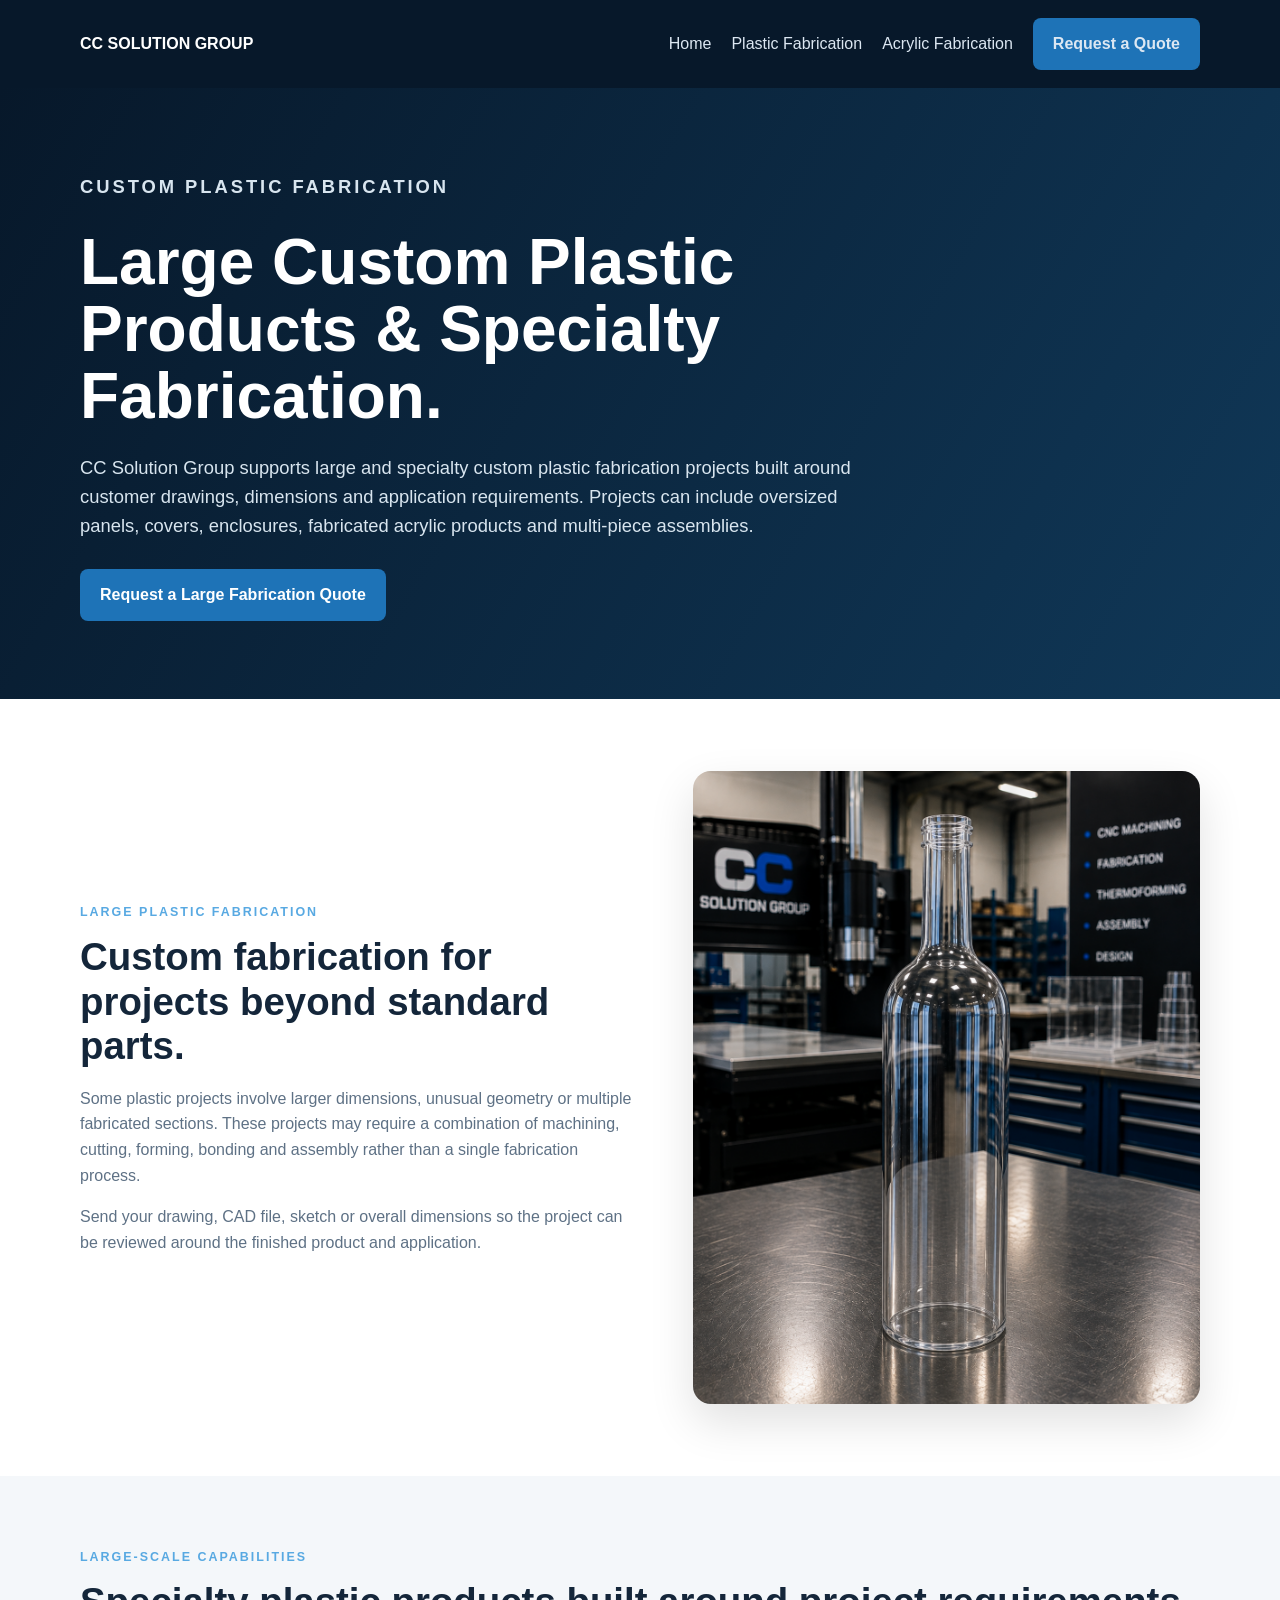
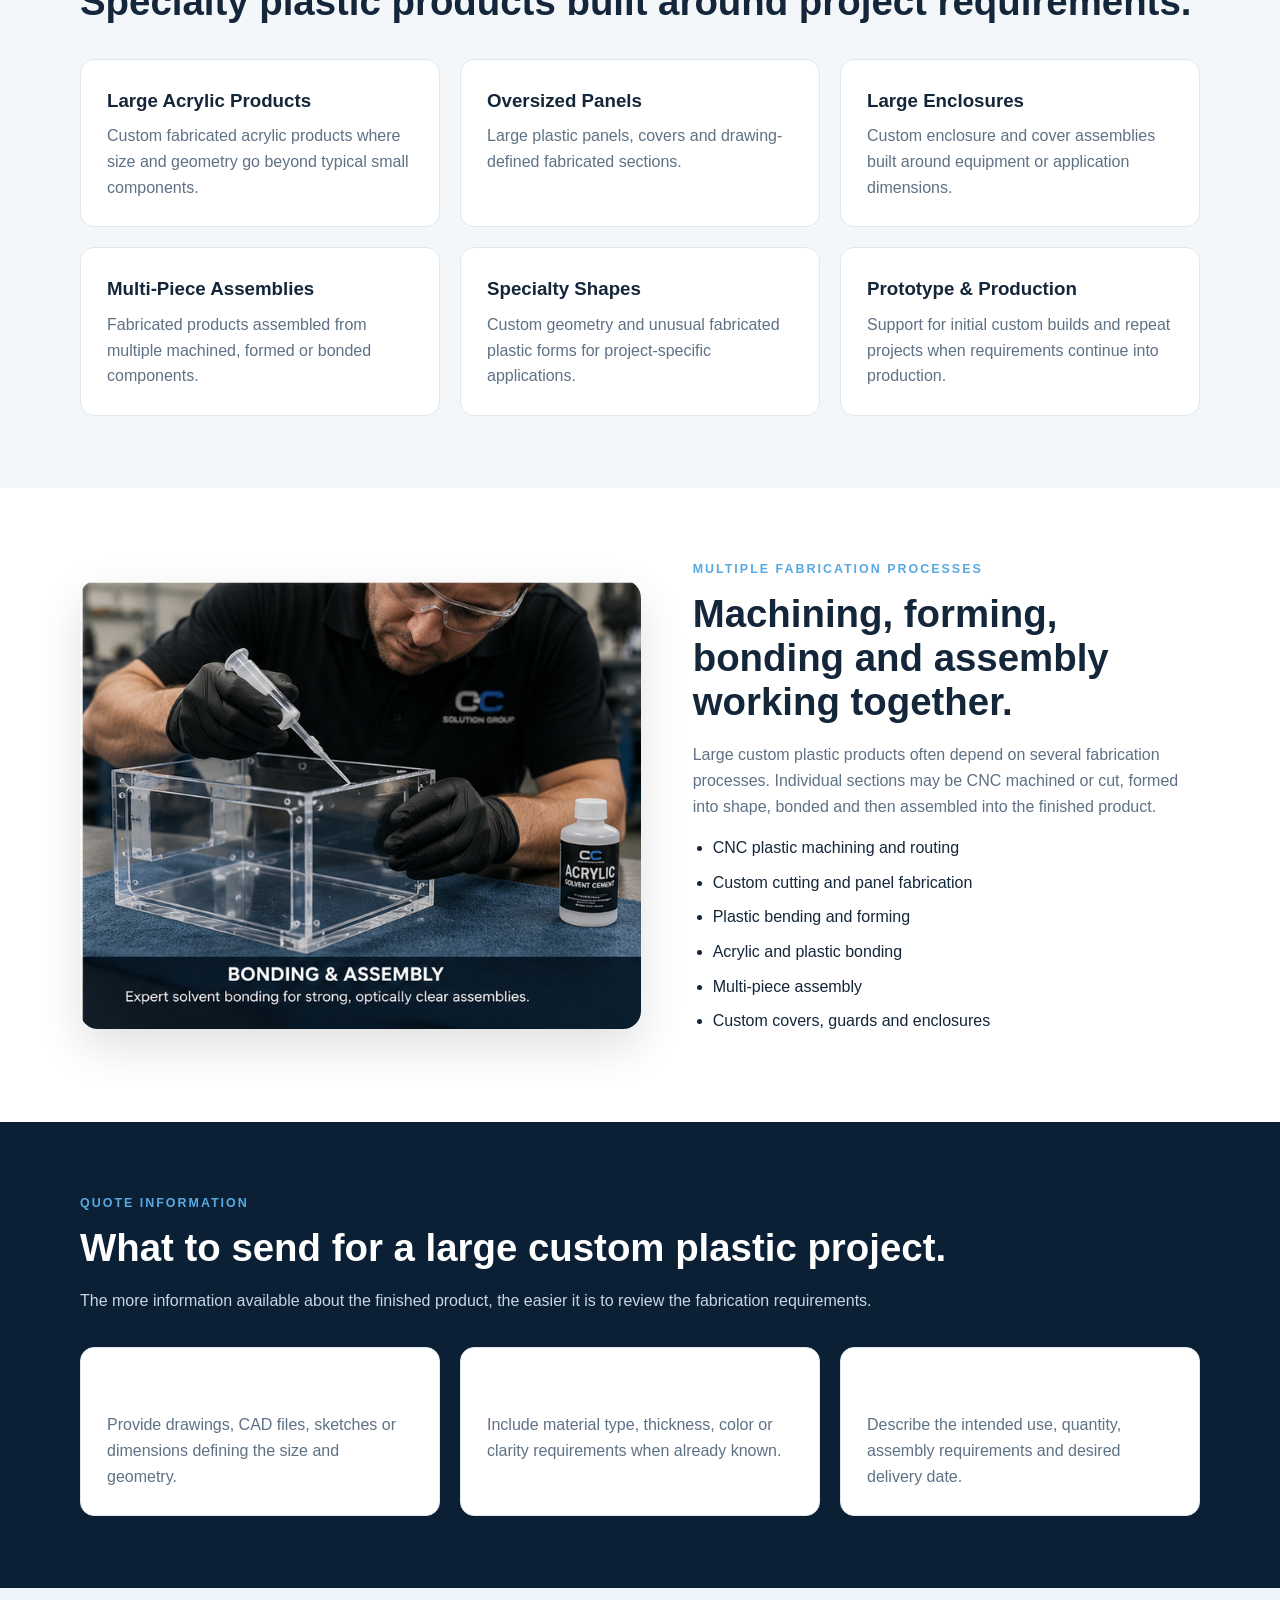
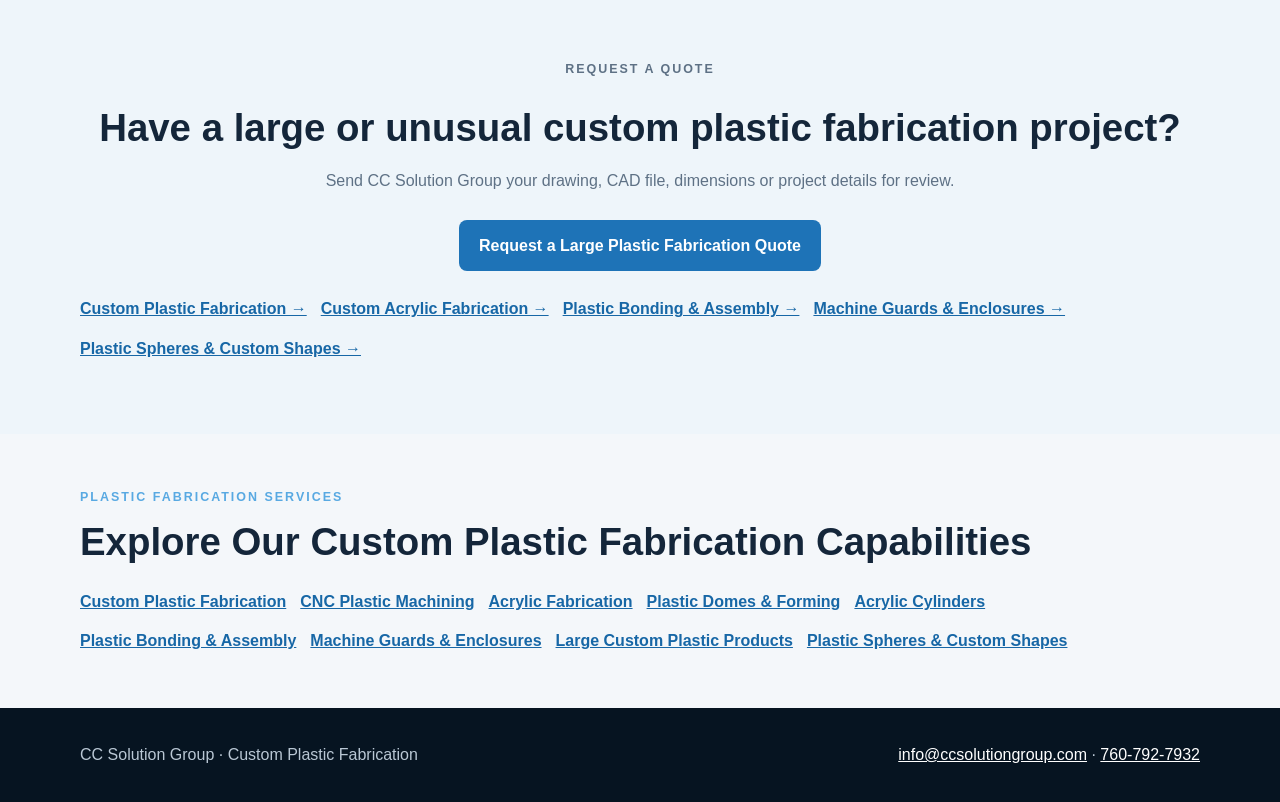
<file: large-custom-plastic-products.html>
<!doctype html><html lang="en"><head><meta charset="utf-8"><meta name="viewport" content="width=device-width,initial-scale=1">
<title>Large Custom Plastic Fabrication & Products | CC Solution Group</title>
<meta name="description" content="Large custom plastic fabrication for oversized acrylic and plastic products, panels, covers, enclosures and specialty assemblies built to project requirements.">
<meta name="robots" content="index, follow"><link rel="canonical" href="https://ccsolutiongroup.com/large-custom-plastic-products.html">
<style>
:root{--navy:#07182a;--light:#f4f7fa;--text:#14263a;--muted:#5e7185}*{box-sizing:border-box}body{margin:0;font-family:Arial,Helvetica,sans-serif;color:var(--text);line-height:1.6}.wrap{width:min(1120px,92%);margin:auto}.top{background:var(--navy);color:#fff}.nav{display:flex;justify-content:space-between;align-items:center;padding:18px 0;gap:20px}.brand{font-weight:800;color:#fff;text-decoration:none}.navlinks{display:flex;gap:20px;align-items:center}.navlinks a{color:#dce7f2;text-decoration:none}.btn{display:inline-block;padding:13px 20px;border-radius:8px;background:#1e73b7;color:#fff;text-decoration:none;font-weight:700}.hero{background:linear-gradient(120deg,#07182a,#103858);color:#fff;padding:84px 0 78px}.eyebrow{font-size:.78rem;font-weight:800;letter-spacing:.16em;text-transform:uppercase;color:#58a9e2;margin:0 0 12px}h1{font-size:clamp(2.3rem,5vw,4.2rem);line-height:1.05;margin:0 0 22px;max-width:900px}.hero p{font-size:1.15rem;color:#d8e5ef;max-width:800px;margin:0 0 28px}section{padding:72px 0}.split{display:grid;grid-template-columns:1.05fr .95fr;gap:52px;align-items:center}h2{font-size:clamp(1.8rem,3vw,2.7rem);line-height:1.15;margin:0 0 18px}.copy{color:var(--muted)}img{width:100%;border-radius:18px;display:block;box-shadow:0 18px 45px rgba(0,0,0,.12)}.light{background:var(--light)}.grid{display:grid;grid-template-columns:repeat(3,1fr);gap:20px;margin-top:34px}.card{background:#fff;border:1px solid #dfe7ee;border-radius:14px;padding:26px}.card h3{margin:0 0 8px}.card p{margin:0;color:var(--muted)}.list{padding-left:20px}.list li{margin:9px 0}.dark{background:#0b2035;color:#fff}.dark .copy{color:#c9d6e2}.cta{text-align:center;background:#eef5fa}.cta p{max-width:730px;margin:0 auto 26px;color:var(--muted)}.related{display:flex;gap:14px;flex-wrap:wrap;margin-top:25px}.related a{color:#1767a6;font-weight:700}footer{background:#061421;color:#b9c7d4;padding:34px 0}.footer{display:flex;justify-content:space-between;gap:20px;flex-wrap:wrap}footer a{color:#fff}@media(max-width:800px){.split{grid-template-columns:1fr}.grid{grid-template-columns:1fr 1fr}.navlinks a:not(.btn){display:none}}@media(max-width:520px){.grid{grid-template-columns:1fr}}
</style>
<script type="application/ld+json">{"@context":"https://schema.org","@type":"Service","name":"Large Custom Plastic Fabrication","provider":{"@type":"Organization","name":"CC Solution Group","url":"https://ccsolutiongroup.com/"},"url":"https://ccsolutiongroup.com/large-custom-plastic-products.html","description":"Large custom plastic fabrication for oversized plastic products, panels, covers, enclosures and specialty assemblies."}</script>
<meta property="og:type" content="website"><meta property="og:title" content="Large Custom Plastic Fabrication & Products | CC Solution Group"><meta property="og:description" content="Large custom plastic fabrication for oversized acrylic and plastic products, panels, covers, enclosures and specialty assemblies built to project requirements."><meta property="og:url" content="https://ccsolutiongroup.com/large-custom-plastic-products.html"><meta name="twitter:card" content="summary"><meta name="twitter:title" content="Large Custom Plastic Fabrication & Products | CC Solution Group"><meta name="twitter:description" content="Large custom plastic fabrication for oversized acrylic and plastic products, panels, covers, enclosures and specialty assemblies built to project requirements.">
</head>
<body><header class="top"><div class="wrap nav"><a class="brand" href="/">CC SOLUTION GROUP</a><nav class="navlinks"><a href="/">Home</a><a href="custom-plastic-fabrication.html">Plastic Fabrication</a><a href="custom-acrylic-fabrication.html">Acrylic Fabrication</a><a class="btn" href="/#contact">Request a Quote</a></nav></div></header>
<main>
<section class="hero"><div class="wrap"><p class="eyebrow">Custom Plastic Fabrication</p><h1>Large Custom Plastic Products &amp; Specialty Fabrication.</h1><p>CC Solution Group supports large and specialty custom plastic fabrication projects built around customer drawings, dimensions and application requirements. Projects can include oversized panels, covers, enclosures, fabricated acrylic products and multi-piece assemblies.</p><a class="btn" href="/#contact">Request a Large Fabrication Quote</a></div></section>
<section><div class="wrap split"><div><p class="eyebrow">Large Plastic Fabrication</p><h2>Custom fabrication for projects beyond standard parts.</h2><p class="copy">Some plastic projects involve larger dimensions, unusual geometry or multiple fabricated sections. These projects may require a combination of machining, cutting, forming, bonding and assembly rather than a single fabrication process.</p><p class="copy">Send your drawing, CAD file, sketch or overall dimensions so the project can be reviewed around the finished product and application.</p></div><img loading="lazy" decoding="async" src="large-custom-made-products.png" alt="Large custom fabricated plastic product and specialty plastic assembly"></div></section>
<section class="light"><div class="wrap"><p class="eyebrow">Large-Scale Capabilities</p><h2>Specialty plastic products built around project requirements.</h2><div class="grid">
<article class="card"><h3>Large Acrylic Products</h3><p>Custom fabricated acrylic products where size and geometry go beyond typical small components.</p></article>
<article class="card"><h3>Oversized Panels</h3><p>Large plastic panels, covers and drawing-defined fabricated sections.</p></article>
<article class="card"><h3>Large Enclosures</h3><p>Custom enclosure and cover assemblies built around equipment or application dimensions.</p></article>
<article class="card"><h3>Multi-Piece Assemblies</h3><p>Fabricated products assembled from multiple machined, formed or bonded components.</p></article>
<article class="card"><h3>Specialty Shapes</h3><p>Custom geometry and unusual fabricated plastic forms for project-specific applications.</p></article>
<article class="card"><h3>Prototype &amp; Production</h3><p>Support for initial custom builds and repeat projects when requirements continue into production.</p></article>
</div></div></section>
<section><div class="wrap split"><img loading="lazy" decoding="async" src="bonding-assembly.png" alt="Bonded and assembled custom acrylic and plastic fabrication"><div><p class="eyebrow">Multiple Fabrication Processes</p><h2>Machining, forming, bonding and assembly working together.</h2><p class="copy">Large custom plastic products often depend on several fabrication processes. Individual sections may be CNC machined or cut, formed into shape, bonded and then assembled into the finished product.</p><ul class="list"><li>CNC plastic machining and routing</li><li>Custom cutting and panel fabrication</li><li>Plastic bending and forming</li><li>Acrylic and plastic bonding</li><li>Multi-piece assembly</li><li>Custom covers, guards and enclosures</li></ul></div></div></section>
<section class="dark"><div class="wrap"><p class="eyebrow">Quote Information</p><h2>What to send for a large custom plastic project.</h2><p class="copy">The more information available about the finished product, the easier it is to review the fabrication requirements.</p><div class="grid">
<article class="card"><h3>Overall Dimensions</h3><p>Provide drawings, CAD files, sketches or dimensions defining the size and geometry.</p></article>
<article class="card"><h3>Material Requirements</h3><p>Include material type, thickness, color or clarity requirements when already known.</p></article>
<article class="card"><h3>Quantity &amp; Application</h3><p>Describe the intended use, quantity, assembly requirements and desired delivery date.</p></article>
</div></div></section>
<section class="cta"><div class="wrap"><p class="eyebrow">Request a Quote</p><h2>Have a large or unusual custom plastic fabrication project?</h2><p>Send CC Solution Group your drawing, CAD file, dimensions or project details for review.</p><a class="btn" href="/#contact">Request a Large Plastic Fabrication Quote</a><div class="related"><a href="custom-plastic-fabrication.html">Custom Plastic Fabrication →</a><a href="custom-acrylic-fabrication.html">Custom Acrylic Fabrication →</a><a href="plastic-bonding-assembly.html">Plastic Bonding &amp; Assembly →</a><a href="machine-guards-enclosures.html">Machine Guards &amp; Enclosures →</a><a href="plastic-spheres-custom-shapes.html">Plastic Spheres &amp; Custom Shapes →</a></div></div></section>
<section class="seo-service-directory" style="padding:54px 0;background:#f4f7fa">
<div class="wrap"><p class="eyebrow">Plastic Fabrication Services</p>
<h2>Explore Our Custom Plastic Fabrication Capabilities</h2>
<div class="related">
<a href="custom-plastic-fabrication.html">Custom Plastic Fabrication</a>
<a href="cnc-plastic-machining.html">CNC Plastic Machining</a>
<a href="custom-acrylic-fabrication.html">Acrylic Fabrication</a>
<a href="plastic-domes-forming.html">Plastic Domes &amp; Forming</a>
<a href="custom-acrylic-cylinders.html">Acrylic Cylinders</a>
<a href="plastic-bonding-assembly.html">Plastic Bonding &amp; Assembly</a>
<a href="machine-guards-enclosures.html">Machine Guards &amp; Enclosures</a>
<a href="large-custom-plastic-products.html">Large Custom Plastic Products</a>
<a href="plastic-spheres-custom-shapes.html">Plastic Spheres &amp; Custom Shapes</a>
</div></div></section>
</main><footer><div class="wrap footer"><span>CC Solution Group · Custom Plastic Fabrication</span><span><a href="mailto:info@ccsolutiongroup.com">info@ccsolutiongroup.com</a> · <a href="tel:7607927932">760-792-7932</a></span></div></footer></body></html>
</file>
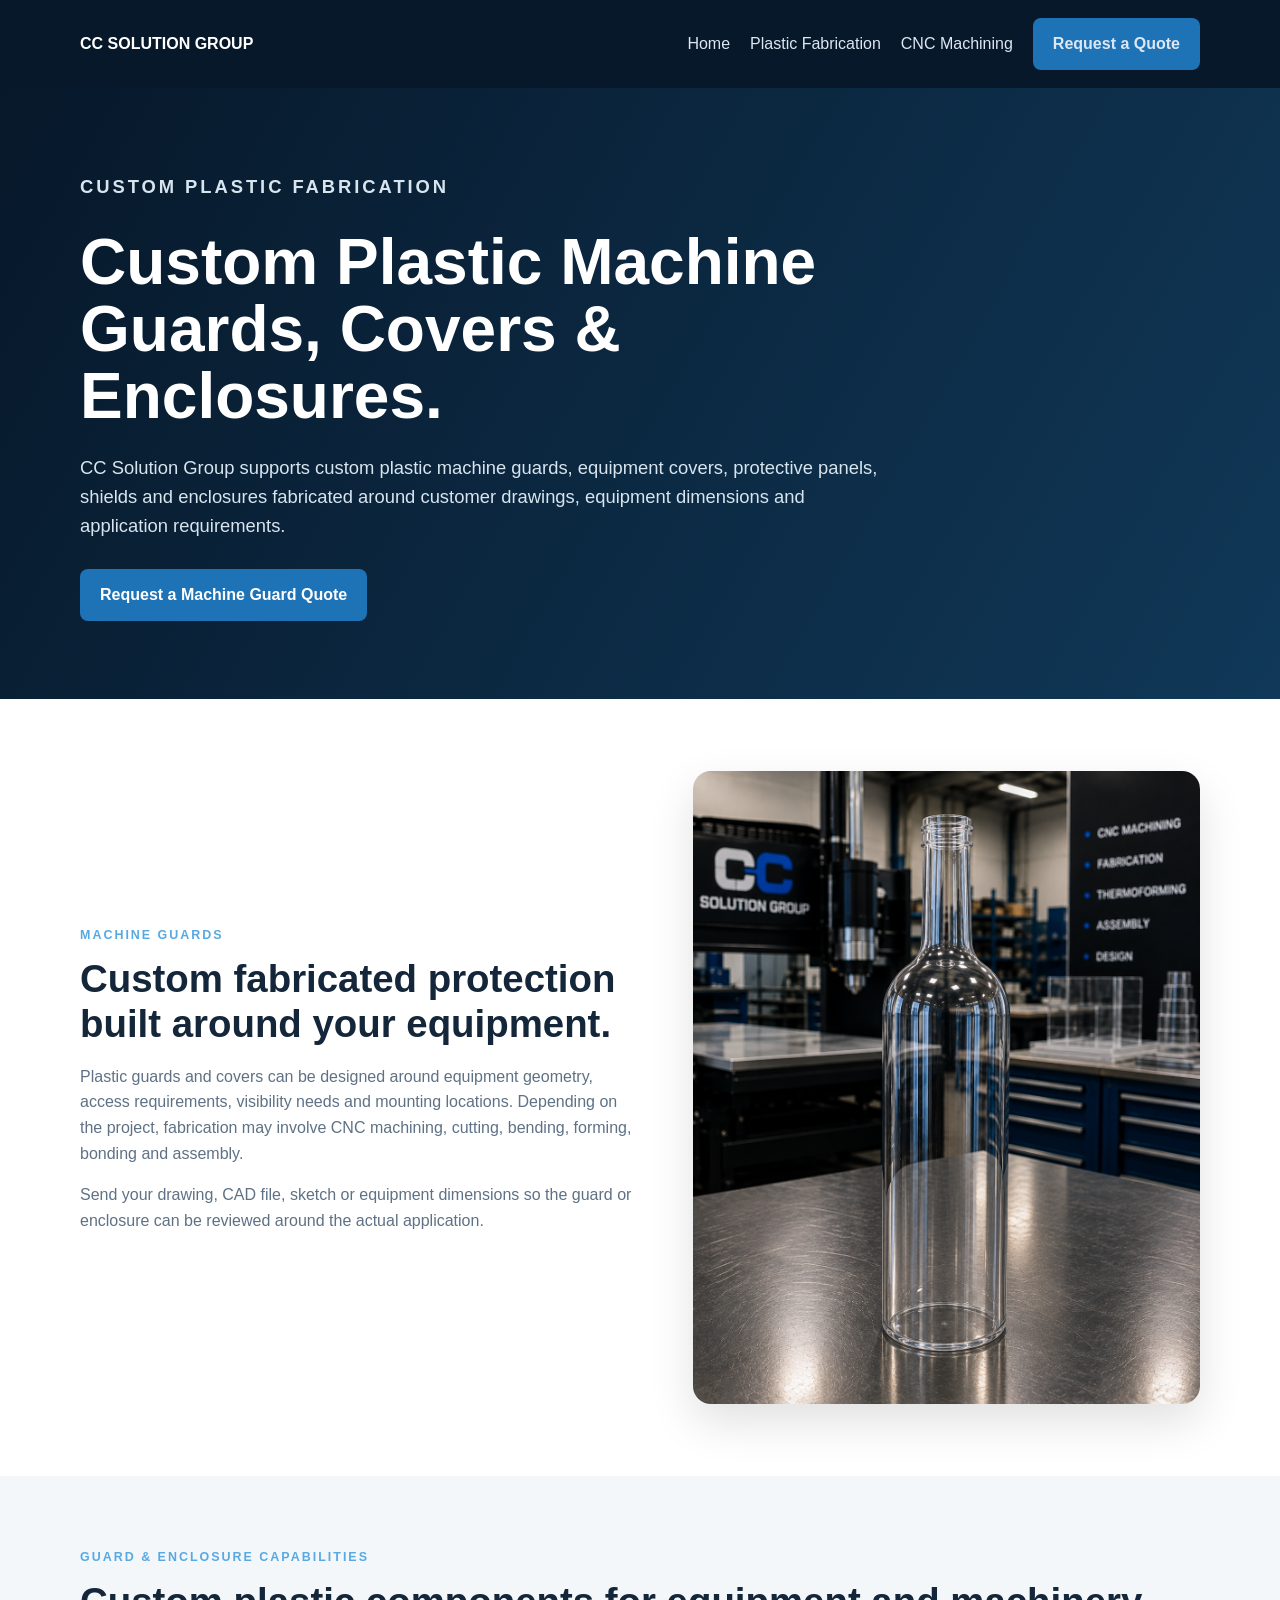
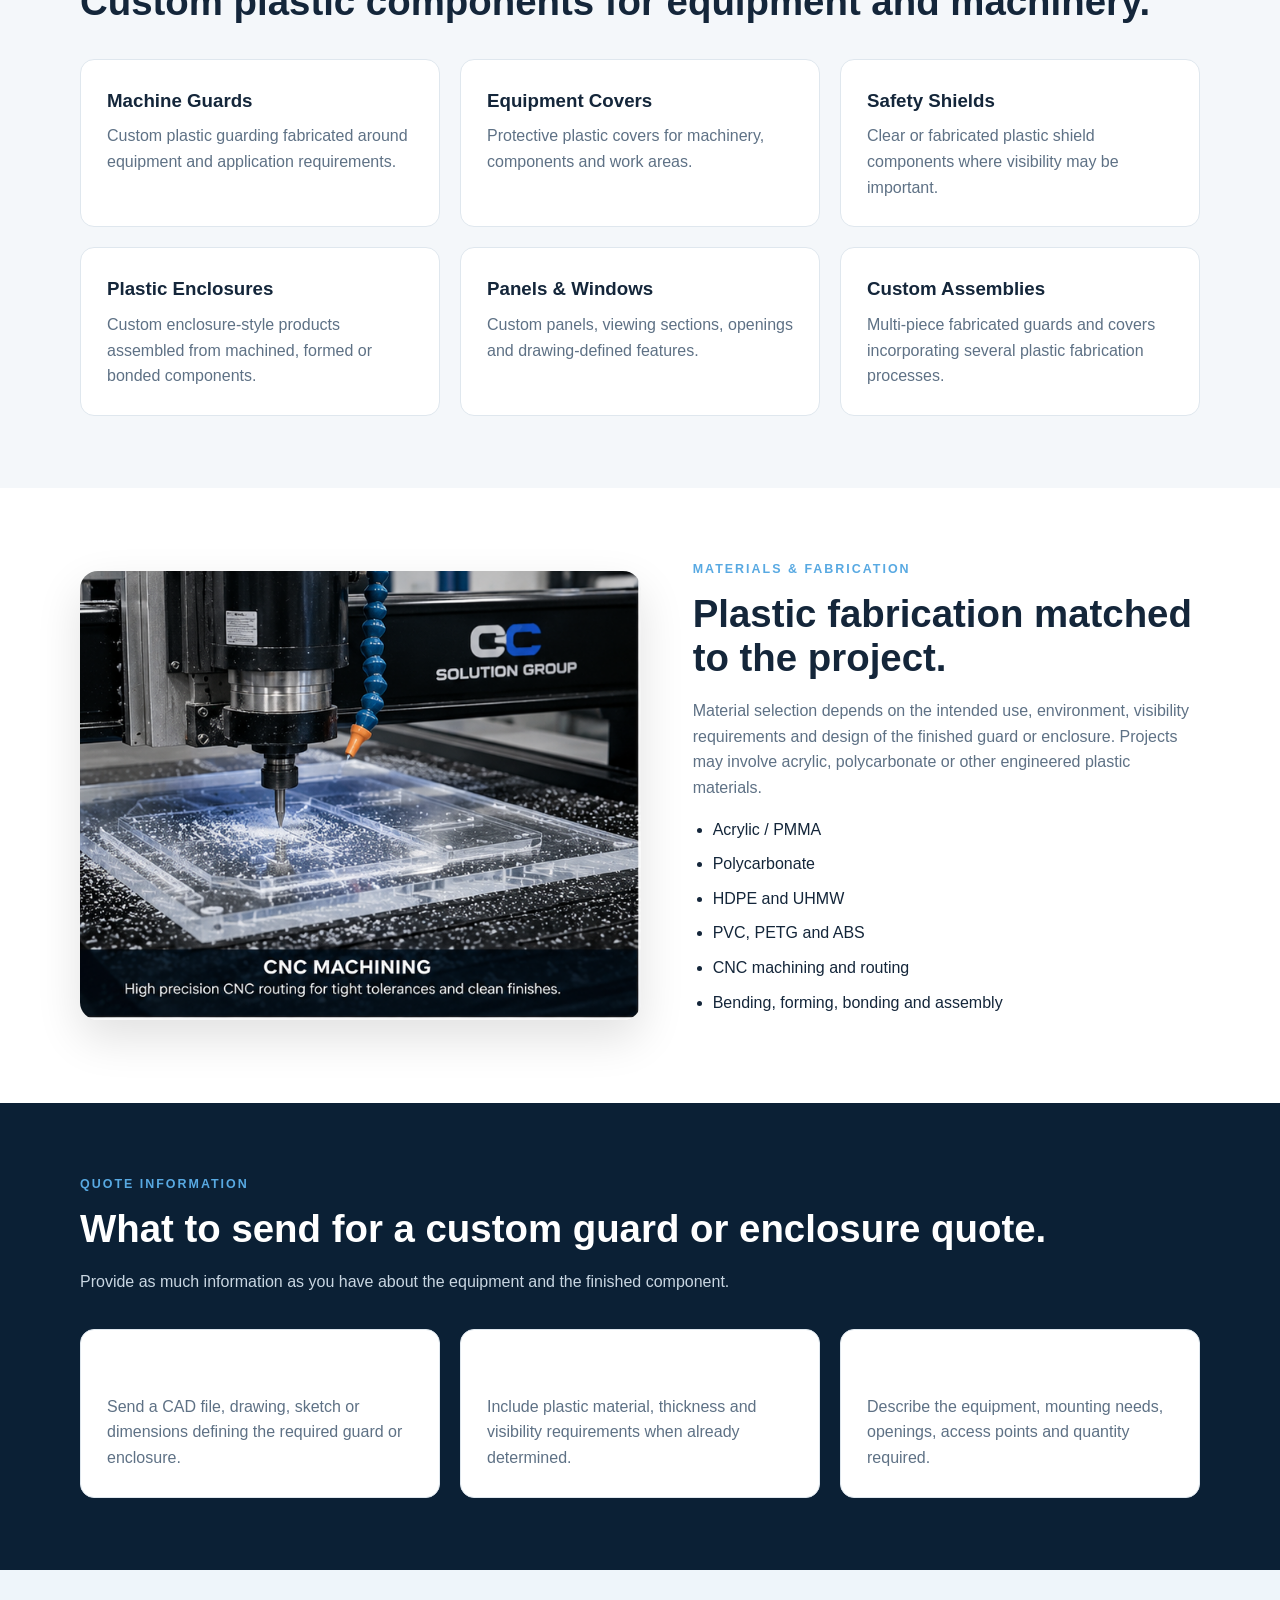
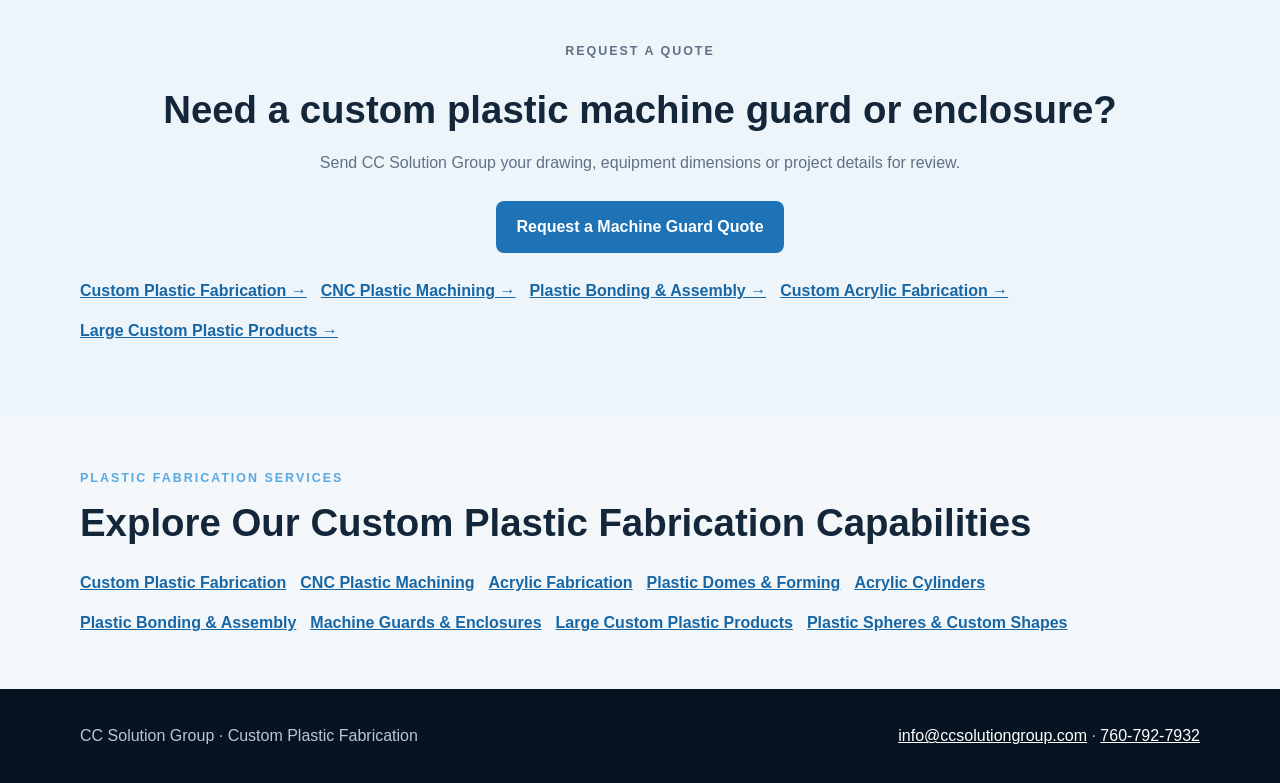
<file: machine-guards-enclosures.html>
<!doctype html><html lang="en"><head><meta charset="utf-8"><meta name="viewport" content="width=device-width,initial-scale=1">
<title>Custom Plastic Machine Guards & Enclosures | CC Solution Group</title>
<meta name="description" content="Custom plastic machine guards, equipment covers, safety shields and enclosures fabricated from acrylic, polycarbonate and other plastics to project specifications.">
<meta name="robots" content="index, follow"><link rel="canonical" href="https://ccsolutiongroup.com/machine-guards-enclosures.html">
<style>
:root{--navy:#07182a;--light:#f4f7fa;--text:#14263a;--muted:#5e7185}*{box-sizing:border-box}body{margin:0;font-family:Arial,Helvetica,sans-serif;color:var(--text);line-height:1.6}.wrap{width:min(1120px,92%);margin:auto}.top{background:var(--navy);color:#fff}.nav{display:flex;justify-content:space-between;align-items:center;padding:18px 0;gap:20px}.brand{font-weight:800;color:#fff;text-decoration:none}.navlinks{display:flex;gap:20px;align-items:center}.navlinks a{color:#dce7f2;text-decoration:none}.btn{display:inline-block;padding:13px 20px;border-radius:8px;background:#1e73b7;color:#fff;text-decoration:none;font-weight:700}.hero{background:linear-gradient(120deg,#07182a,#103858);color:#fff;padding:84px 0 78px}.eyebrow{font-size:.78rem;font-weight:800;letter-spacing:.16em;text-transform:uppercase;color:#58a9e2;margin:0 0 12px}h1{font-size:clamp(2.3rem,5vw,4.2rem);line-height:1.05;margin:0 0 22px;max-width:900px}.hero p{font-size:1.15rem;color:#d8e5ef;max-width:800px;margin:0 0 28px}section{padding:72px 0}.split{display:grid;grid-template-columns:1.05fr .95fr;gap:52px;align-items:center}h2{font-size:clamp(1.8rem,3vw,2.7rem);line-height:1.15;margin:0 0 18px}.copy{color:var(--muted)}img{width:100%;border-radius:18px;display:block;box-shadow:0 18px 45px rgba(0,0,0,.12)}.light{background:var(--light)}.grid{display:grid;grid-template-columns:repeat(3,1fr);gap:20px;margin-top:34px}.card{background:#fff;border:1px solid #dfe7ee;border-radius:14px;padding:26px}.card h3{margin:0 0 8px}.card p{margin:0;color:var(--muted)}.list{padding-left:20px}.list li{margin:9px 0}.dark{background:#0b2035;color:#fff}.dark .copy{color:#c9d6e2}.cta{text-align:center;background:#eef5fa}.cta p{max-width:730px;margin:0 auto 26px;color:var(--muted)}.related{display:flex;gap:14px;flex-wrap:wrap;margin-top:25px}.related a{color:#1767a6;font-weight:700}footer{background:#061421;color:#b9c7d4;padding:34px 0}.footer{display:flex;justify-content:space-between;gap:20px;flex-wrap:wrap}footer a{color:#fff}@media(max-width:800px){.split{grid-template-columns:1fr}.grid{grid-template-columns:1fr 1fr}.navlinks a:not(.btn){display:none}}@media(max-width:520px){.grid{grid-template-columns:1fr}}
</style>
<script type="application/ld+json">{"@context":"https://schema.org","@type":"Service","name":"Custom Plastic Machine Guards and Enclosures","provider":{"@type":"Organization","name":"CC Solution Group","url":"https://ccsolutiongroup.com/"},"url":"https://ccsolutiongroup.com/machine-guards-enclosures.html","description":"Custom plastic machine guards, equipment covers, shields and enclosures fabricated to customer project requirements."}</script>
<meta property="og:type" content="website"><meta property="og:title" content="Custom Plastic Machine Guards & Enclosures | CC Solution Group"><meta property="og:description" content="Custom plastic machine guards, equipment covers, safety shields and enclosures fabricated from acrylic, polycarbonate and other plastics to project specifications."><meta property="og:url" content="https://ccsolutiongroup.com/machine-guards-enclosures.html"><meta name="twitter:card" content="summary"><meta name="twitter:title" content="Custom Plastic Machine Guards & Enclosures | CC Solution Group"><meta name="twitter:description" content="Custom plastic machine guards, equipment covers, safety shields and enclosures fabricated from acrylic, polycarbonate and other plastics to project specifications.">
</head>
<body><header class="top"><div class="wrap nav"><a class="brand" href="/">CC SOLUTION GROUP</a><nav class="navlinks"><a href="/">Home</a><a href="custom-plastic-fabrication.html">Plastic Fabrication</a><a href="cnc-plastic-machining.html">CNC Machining</a><a class="btn" href="/#contact">Request a Quote</a></nav></div></header>
<main>
<section class="hero"><div class="wrap"><p class="eyebrow">Custom Plastic Fabrication</p><h1>Custom Plastic Machine Guards, Covers &amp; Enclosures.</h1><p>CC Solution Group supports custom plastic machine guards, equipment covers, protective panels, shields and enclosures fabricated around customer drawings, equipment dimensions and application requirements.</p><a class="btn" href="/#contact">Request a Machine Guard Quote</a></div></section>
<section><div class="wrap split"><div><p class="eyebrow">Machine Guards</p><h2>Custom fabricated protection built around your equipment.</h2><p class="copy">Plastic guards and covers can be designed around equipment geometry, access requirements, visibility needs and mounting locations. Depending on the project, fabrication may involve CNC machining, cutting, bending, forming, bonding and assembly.</p><p class="copy">Send your drawing, CAD file, sketch or equipment dimensions so the guard or enclosure can be reviewed around the actual application.</p></div><img loading="lazy" decoding="async" src="large-custom-made-products.png" alt="Custom fabricated plastic machine guard and equipment enclosure"></div></section>
<section class="light"><div class="wrap"><p class="eyebrow">Guard &amp; Enclosure Capabilities</p><h2>Custom plastic components for equipment and machinery.</h2><div class="grid">
<article class="card"><h3>Machine Guards</h3><p>Custom plastic guarding fabricated around equipment and application requirements.</p></article>
<article class="card"><h3>Equipment Covers</h3><p>Protective plastic covers for machinery, components and work areas.</p></article>
<article class="card"><h3>Safety Shields</h3><p>Clear or fabricated plastic shield components where visibility may be important.</p></article>
<article class="card"><h3>Plastic Enclosures</h3><p>Custom enclosure-style products assembled from machined, formed or bonded components.</p></article>
<article class="card"><h3>Panels &amp; Windows</h3><p>Custom panels, viewing sections, openings and drawing-defined features.</p></article>
<article class="card"><h3>Custom Assemblies</h3><p>Multi-piece fabricated guards and covers incorporating several plastic fabrication processes.</p></article>
</div></div></section>
<section><div class="wrap split"><img loading="lazy" decoding="async" src="cnc-machining.png" alt="CNC machining custom plastic panels for machine guards and enclosures"><div><p class="eyebrow">Materials &amp; Fabrication</p><h2>Plastic fabrication matched to the project.</h2><p class="copy">Material selection depends on the intended use, environment, visibility requirements and design of the finished guard or enclosure. Projects may involve acrylic, polycarbonate or other engineered plastic materials.</p><ul class="list"><li>Acrylic / PMMA</li><li>Polycarbonate</li><li>HDPE and UHMW</li><li>PVC, PETG and ABS</li><li>CNC machining and routing</li><li>Bending, forming, bonding and assembly</li></ul></div></div></section>
<section class="dark"><div class="wrap"><p class="eyebrow">Quote Information</p><h2>What to send for a custom guard or enclosure quote.</h2><p class="copy">Provide as much information as you have about the equipment and the finished component.</p><div class="grid">
<article class="card"><h3>Drawing or Dimensions</h3><p>Send a CAD file, drawing, sketch or dimensions defining the required guard or enclosure.</p></article>
<article class="card"><h3>Material Requirements</h3><p>Include plastic material, thickness and visibility requirements when already determined.</p></article>
<article class="card"><h3>Application Details</h3><p>Describe the equipment, mounting needs, openings, access points and quantity required.</p></article>
</div></div></section>
<section class="cta"><div class="wrap"><p class="eyebrow">Request a Quote</p><h2>Need a custom plastic machine guard or enclosure?</h2><p>Send CC Solution Group your drawing, equipment dimensions or project details for review.</p><a class="btn" href="/#contact">Request a Machine Guard Quote</a><div class="related"><a href="custom-plastic-fabrication.html">Custom Plastic Fabrication →</a><a href="cnc-plastic-machining.html">CNC Plastic Machining →</a><a href="plastic-bonding-assembly.html">Plastic Bonding &amp; Assembly →</a><a href="custom-acrylic-fabrication.html">Custom Acrylic Fabrication →</a><a href="large-custom-plastic-products.html">Large Custom Plastic Products →</a></div></div></section>
<section class="seo-service-directory" style="padding:54px 0;background:#f4f7fa">
<div class="wrap"><p class="eyebrow">Plastic Fabrication Services</p>
<h2>Explore Our Custom Plastic Fabrication Capabilities</h2>
<div class="related">
<a href="custom-plastic-fabrication.html">Custom Plastic Fabrication</a>
<a href="cnc-plastic-machining.html">CNC Plastic Machining</a>
<a href="custom-acrylic-fabrication.html">Acrylic Fabrication</a>
<a href="plastic-domes-forming.html">Plastic Domes &amp; Forming</a>
<a href="custom-acrylic-cylinders.html">Acrylic Cylinders</a>
<a href="plastic-bonding-assembly.html">Plastic Bonding &amp; Assembly</a>
<a href="machine-guards-enclosures.html">Machine Guards &amp; Enclosures</a>
<a href="large-custom-plastic-products.html">Large Custom Plastic Products</a>
<a href="plastic-spheres-custom-shapes.html">Plastic Spheres &amp; Custom Shapes</a>
</div></div></section>
</main><footer><div class="wrap footer"><span>CC Solution Group · Custom Plastic Fabrication</span><span><a href="mailto:info@ccsolutiongroup.com">info@ccsolutiongroup.com</a> · <a href="tel:7607927932">760-792-7932</a></span></div></footer></body></html>
</file>
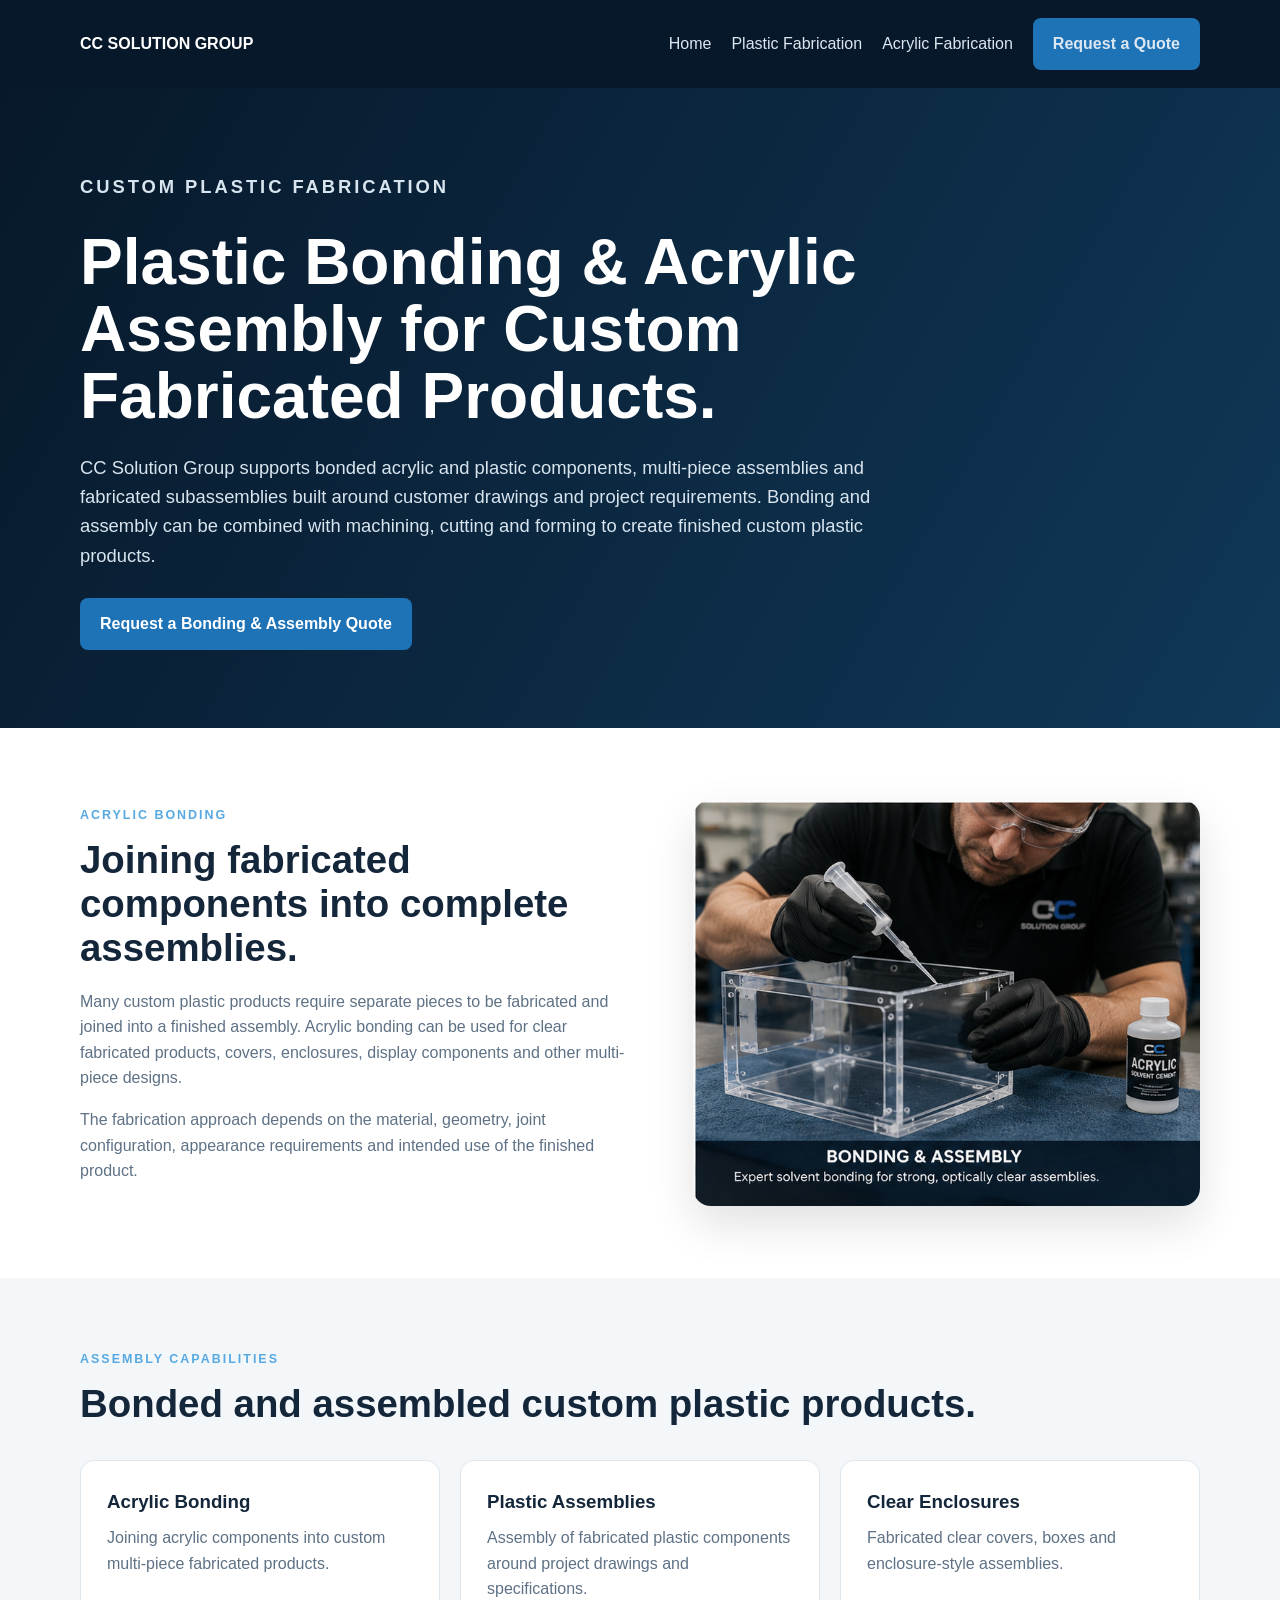
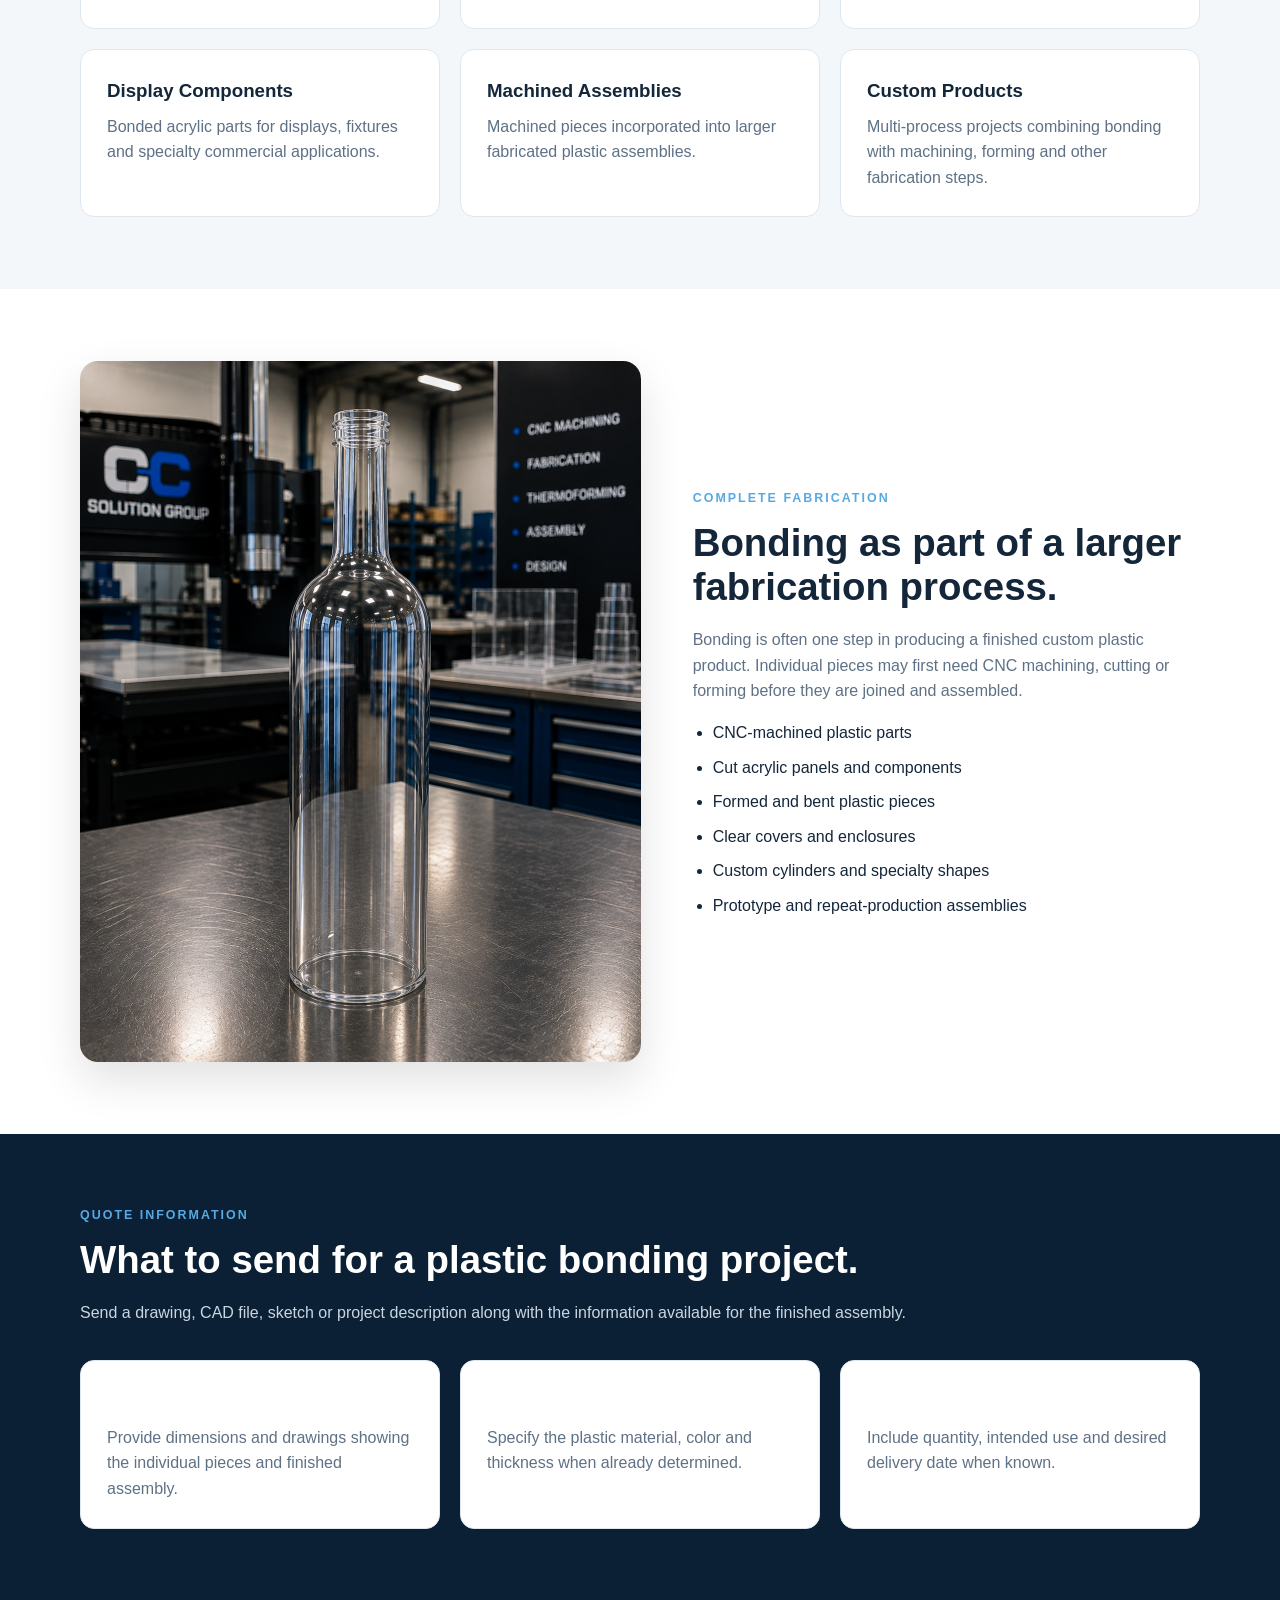
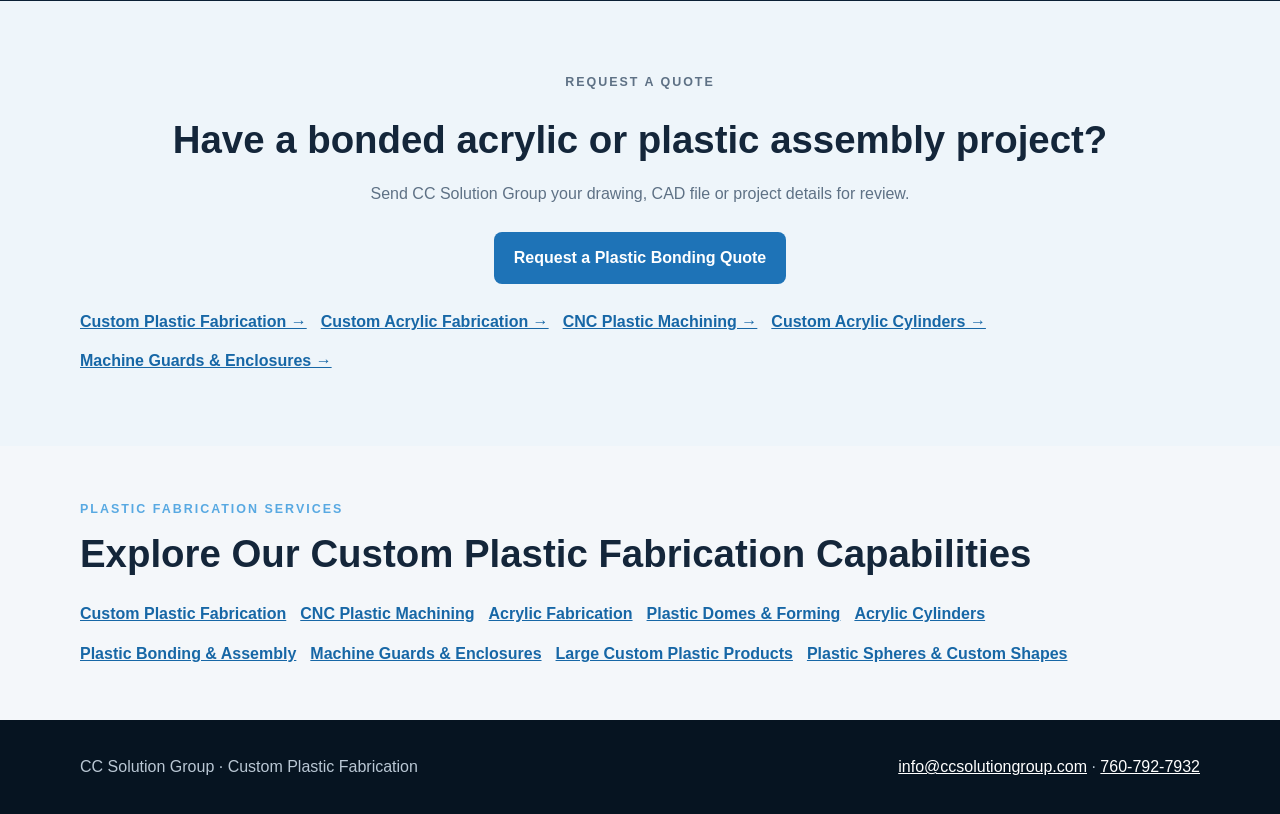
<file: plastic-bonding-assembly.html>
<!doctype html><html lang="en"><head><meta charset="utf-8"><meta name="viewport" content="width=device-width,initial-scale=1">
<title>Plastic Bonding & Acrylic Assembly | CC Solution Group</title>
<meta name="description" content="Custom plastic bonding and acrylic assembly for fabricated components, clear acrylic products, enclosures, covers and multi-piece plastic assemblies. Request a quote from CC Solution Group.">
<meta name="robots" content="index, follow"><link rel="canonical" href="https://ccsolutiongroup.com/plastic-bonding-assembly.html">
<style>
:root{--navy:#07182a;--light:#f4f7fa;--text:#14263a;--muted:#5e7185}*{box-sizing:border-box}body{margin:0;font-family:Arial,Helvetica,sans-serif;color:var(--text);line-height:1.6}.wrap{width:min(1120px,92%);margin:auto}.top{background:var(--navy);color:#fff}.nav{display:flex;justify-content:space-between;align-items:center;padding:18px 0;gap:20px}.brand{font-weight:800;color:#fff;text-decoration:none}.navlinks{display:flex;gap:20px;align-items:center}.navlinks a{color:#dce7f2;text-decoration:none}.btn{display:inline-block;padding:13px 20px;border-radius:8px;background:#1e73b7;color:#fff;text-decoration:none;font-weight:700}.hero{background:linear-gradient(120deg,#07182a,#103858);color:#fff;padding:84px 0 78px}.eyebrow{font-size:.78rem;font-weight:800;letter-spacing:.16em;text-transform:uppercase;color:#58a9e2;margin:0 0 12px}h1{font-size:clamp(2.3rem,5vw,4.2rem);line-height:1.05;margin:0 0 22px;max-width:900px}.hero p{font-size:1.15rem;color:#d8e5ef;max-width:800px;margin:0 0 28px}section{padding:72px 0}.split{display:grid;grid-template-columns:1.05fr .95fr;gap:52px;align-items:center}h2{font-size:clamp(1.8rem,3vw,2.7rem);line-height:1.15;margin:0 0 18px}.copy{color:var(--muted)}img{width:100%;border-radius:18px;display:block;box-shadow:0 18px 45px rgba(0,0,0,.12)}.light{background:var(--light)}.grid{display:grid;grid-template-columns:repeat(3,1fr);gap:20px;margin-top:34px}.card{background:#fff;border:1px solid #dfe7ee;border-radius:14px;padding:26px}.card h3{margin:0 0 8px}.card p{margin:0;color:var(--muted)}.list{padding-left:20px}.list li{margin:9px 0}.dark{background:#0b2035;color:#fff}.dark .copy{color:#c9d6e2}.cta{text-align:center;background:#eef5fa}.cta p{max-width:730px;margin:0 auto 26px;color:var(--muted)}.related{display:flex;gap:14px;flex-wrap:wrap;margin-top:25px}.related a{color:#1767a6;font-weight:700}footer{background:#061421;color:#b9c7d4;padding:34px 0}.footer{display:flex;justify-content:space-between;gap:20px;flex-wrap:wrap}footer a{color:#fff}@media(max-width:800px){.split{grid-template-columns:1fr}.grid{grid-template-columns:1fr 1fr}.navlinks a:not(.btn){display:none}}@media(max-width:520px){.grid{grid-template-columns:1fr}}
</style>
<script type="application/ld+json">{"@context":"https://schema.org","@type":"Service","name":"Plastic Bonding and Acrylic Assembly","provider":{"@type":"Organization","name":"CC Solution Group","url":"https://ccsolutiongroup.com/"},"url":"https://ccsolutiongroup.com/plastic-bonding-assembly.html","description":"Custom plastic bonding and acrylic assembly for multi-piece fabricated plastic products and components."}</script>
<meta property="og:type" content="website"><meta property="og:title" content="Plastic Bonding & Acrylic Assembly | CC Solution Group"><meta property="og:description" content="Custom plastic bonding and acrylic assembly for fabricated components, clear acrylic products, enclosures, covers and multi-piece plastic assemblies. Request a quote from CC Solution Group."><meta property="og:url" content="https://ccsolutiongroup.com/plastic-bonding-assembly.html"><meta name="twitter:card" content="summary"><meta name="twitter:title" content="Plastic Bonding & Acrylic Assembly | CC Solution Group"><meta name="twitter:description" content="Custom plastic bonding and acrylic assembly for fabricated components, clear acrylic products, enclosures, covers and multi-piece plastic assemblies. Request a quote from CC Solution Group.">
</head>
<body><header class="top"><div class="wrap nav"><a class="brand" href="/">CC SOLUTION GROUP</a><nav class="navlinks"><a href="/">Home</a><a href="custom-plastic-fabrication.html">Plastic Fabrication</a><a href="custom-acrylic-fabrication.html">Acrylic Fabrication</a><a class="btn" href="/#contact">Request a Quote</a></nav></div></header>
<main>
<section class="hero"><div class="wrap"><p class="eyebrow">Custom Plastic Fabrication</p><h1>Plastic Bonding &amp; Acrylic Assembly for Custom Fabricated Products.</h1><p>CC Solution Group supports bonded acrylic and plastic components, multi-piece assemblies and fabricated subassemblies built around customer drawings and project requirements. Bonding and assembly can be combined with machining, cutting and forming to create finished custom plastic products.</p><a class="btn" href="/#contact">Request a Bonding &amp; Assembly Quote</a></div></section>
<section><div class="wrap split"><div><p class="eyebrow">Acrylic Bonding</p><h2>Joining fabricated components into complete assemblies.</h2><p class="copy">Many custom plastic products require separate pieces to be fabricated and joined into a finished assembly. Acrylic bonding can be used for clear fabricated products, covers, enclosures, display components and other multi-piece designs.</p><p class="copy">The fabrication approach depends on the material, geometry, joint configuration, appearance requirements and intended use of the finished product.</p></div><img loading="lazy" decoding="async" src="bonding-assembly.png" alt="Custom acrylic bonding and plastic assembly"></div></section>
<section class="light"><div class="wrap"><p class="eyebrow">Assembly Capabilities</p><h2>Bonded and assembled custom plastic products.</h2><div class="grid">
<article class="card"><h3>Acrylic Bonding</h3><p>Joining acrylic components into custom multi-piece fabricated products.</p></article>
<article class="card"><h3>Plastic Assemblies</h3><p>Assembly of fabricated plastic components around project drawings and specifications.</p></article>
<article class="card"><h3>Clear Enclosures</h3><p>Fabricated clear covers, boxes and enclosure-style assemblies.</p></article>
<article class="card"><h3>Display Components</h3><p>Bonded acrylic parts for displays, fixtures and specialty commercial applications.</p></article>
<article class="card"><h3>Machined Assemblies</h3><p>Machined pieces incorporated into larger fabricated plastic assemblies.</p></article>
<article class="card"><h3>Custom Products</h3><p>Multi-process projects combining bonding with machining, forming and other fabrication steps.</p></article>
</div></div></section>
<section><div class="wrap split"><img loading="lazy" decoding="async" src="large-custom-made-products.png" alt="Large custom fabricated plastic assembly"><div><p class="eyebrow">Complete Fabrication</p><h2>Bonding as part of a larger fabrication process.</h2><p class="copy">Bonding is often one step in producing a finished custom plastic product. Individual pieces may first need CNC machining, cutting or forming before they are joined and assembled.</p><ul class="list"><li>CNC-machined plastic parts</li><li>Cut acrylic panels and components</li><li>Formed and bent plastic pieces</li><li>Clear covers and enclosures</li><li>Custom cylinders and specialty shapes</li><li>Prototype and repeat-production assemblies</li></ul></div></div></section>
<section class="dark"><div class="wrap"><p class="eyebrow">Quote Information</p><h2>What to send for a plastic bonding project.</h2><p class="copy">Send a drawing, CAD file, sketch or project description along with the information available for the finished assembly.</p><div class="grid">
<article class="card"><h3>Part Geometry</h3><p>Provide dimensions and drawings showing the individual pieces and finished assembly.</p></article>
<article class="card"><h3>Material &amp; Thickness</h3><p>Specify the plastic material, color and thickness when already determined.</p></article>
<article class="card"><h3>Quantity &amp; Application</h3><p>Include quantity, intended use and desired delivery date when known.</p></article>
</div></div></section>
<section class="cta"><div class="wrap"><p class="eyebrow">Request a Quote</p><h2>Have a bonded acrylic or plastic assembly project?</h2><p>Send CC Solution Group your drawing, CAD file or project details for review.</p><a class="btn" href="/#contact">Request a Plastic Bonding Quote</a><div class="related"><a href="custom-plastic-fabrication.html">Custom Plastic Fabrication →</a><a href="custom-acrylic-fabrication.html">Custom Acrylic Fabrication →</a><a href="cnc-plastic-machining.html">CNC Plastic Machining →</a><a href="custom-acrylic-cylinders.html">Custom Acrylic Cylinders →</a><a href="machine-guards-enclosures.html">Machine Guards &amp; Enclosures →</a></div></div></section>
<section class="seo-service-directory" style="padding:54px 0;background:#f4f7fa">
<div class="wrap"><p class="eyebrow">Plastic Fabrication Services</p>
<h2>Explore Our Custom Plastic Fabrication Capabilities</h2>
<div class="related">
<a href="custom-plastic-fabrication.html">Custom Plastic Fabrication</a>
<a href="cnc-plastic-machining.html">CNC Plastic Machining</a>
<a href="custom-acrylic-fabrication.html">Acrylic Fabrication</a>
<a href="plastic-domes-forming.html">Plastic Domes &amp; Forming</a>
<a href="custom-acrylic-cylinders.html">Acrylic Cylinders</a>
<a href="plastic-bonding-assembly.html">Plastic Bonding &amp; Assembly</a>
<a href="machine-guards-enclosures.html">Machine Guards &amp; Enclosures</a>
<a href="large-custom-plastic-products.html">Large Custom Plastic Products</a>
<a href="plastic-spheres-custom-shapes.html">Plastic Spheres &amp; Custom Shapes</a>
</div></div></section>
</main><footer><div class="wrap footer"><span>CC Solution Group · Custom Plastic Fabrication</span><span><a href="mailto:info@ccsolutiongroup.com">info@ccsolutiongroup.com</a> · <a href="tel:7607927932">760-792-7932</a></span></div></footer></body></html>
</file>
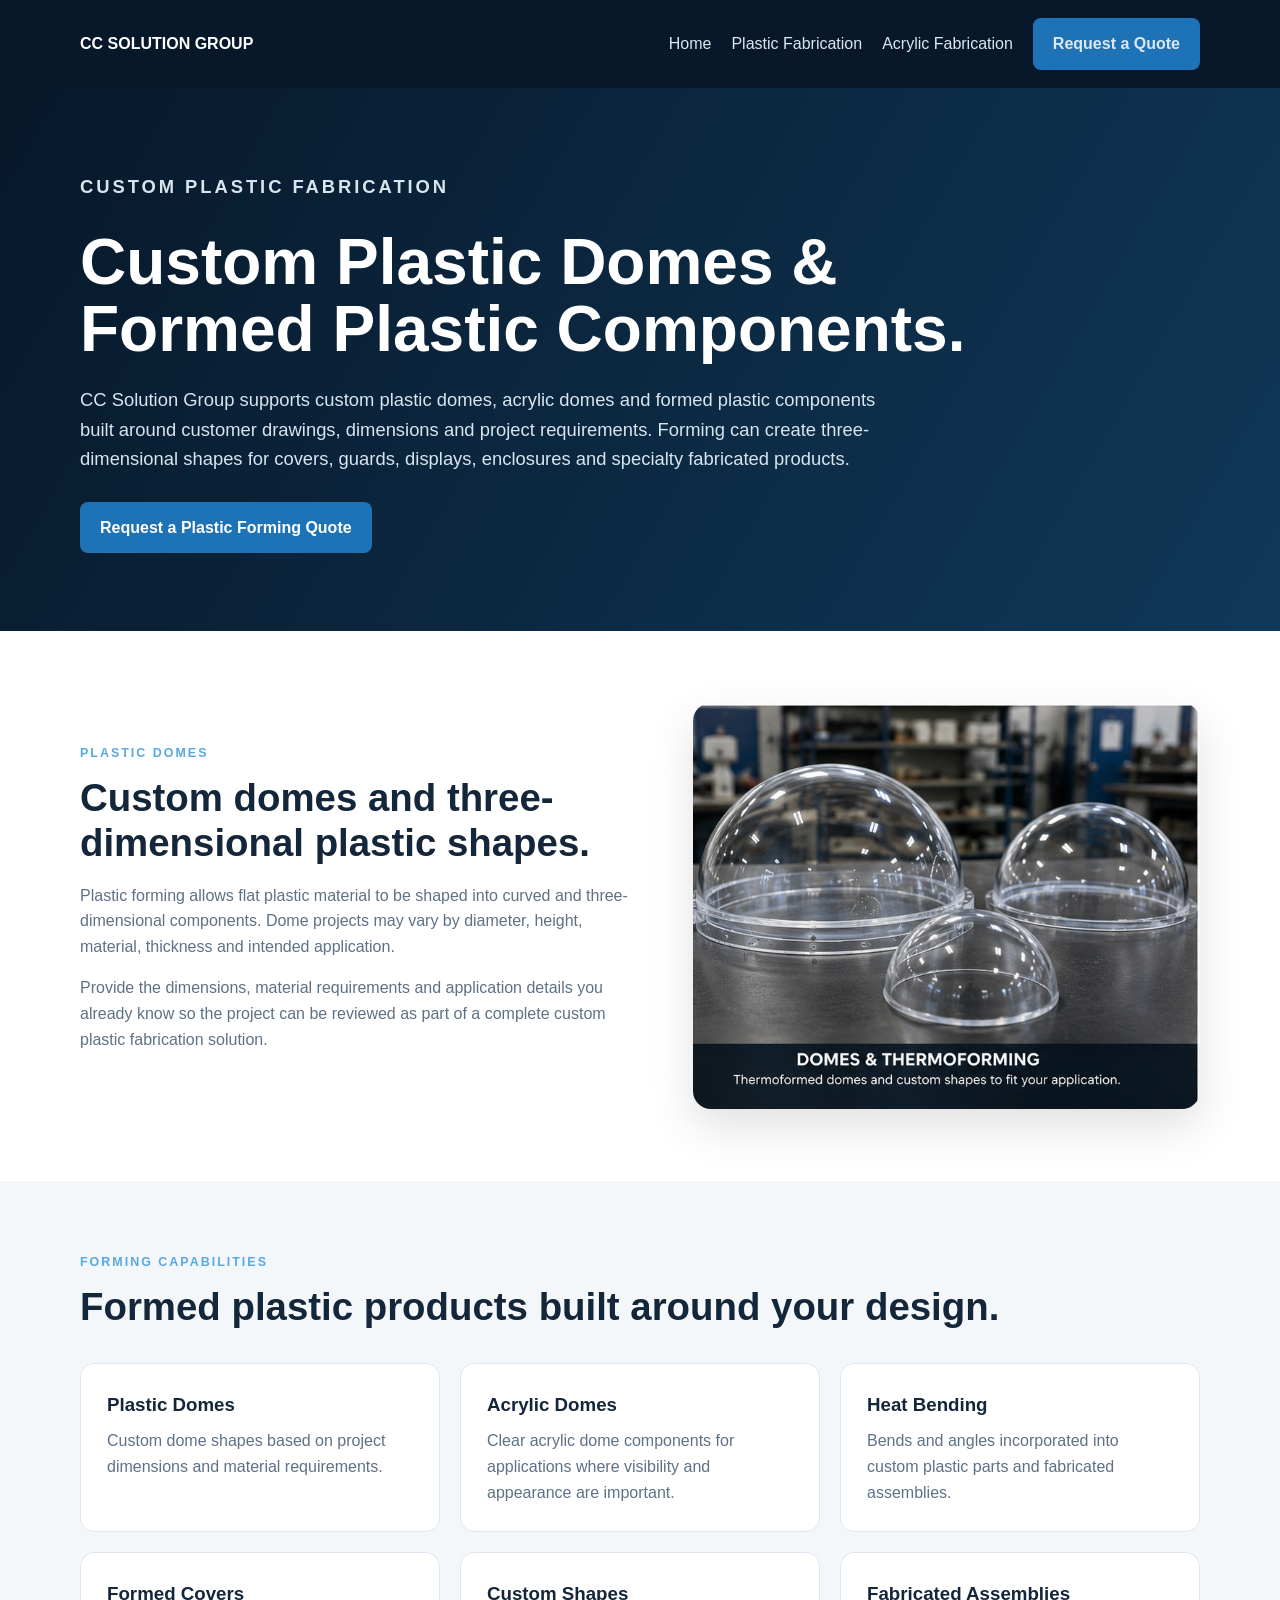
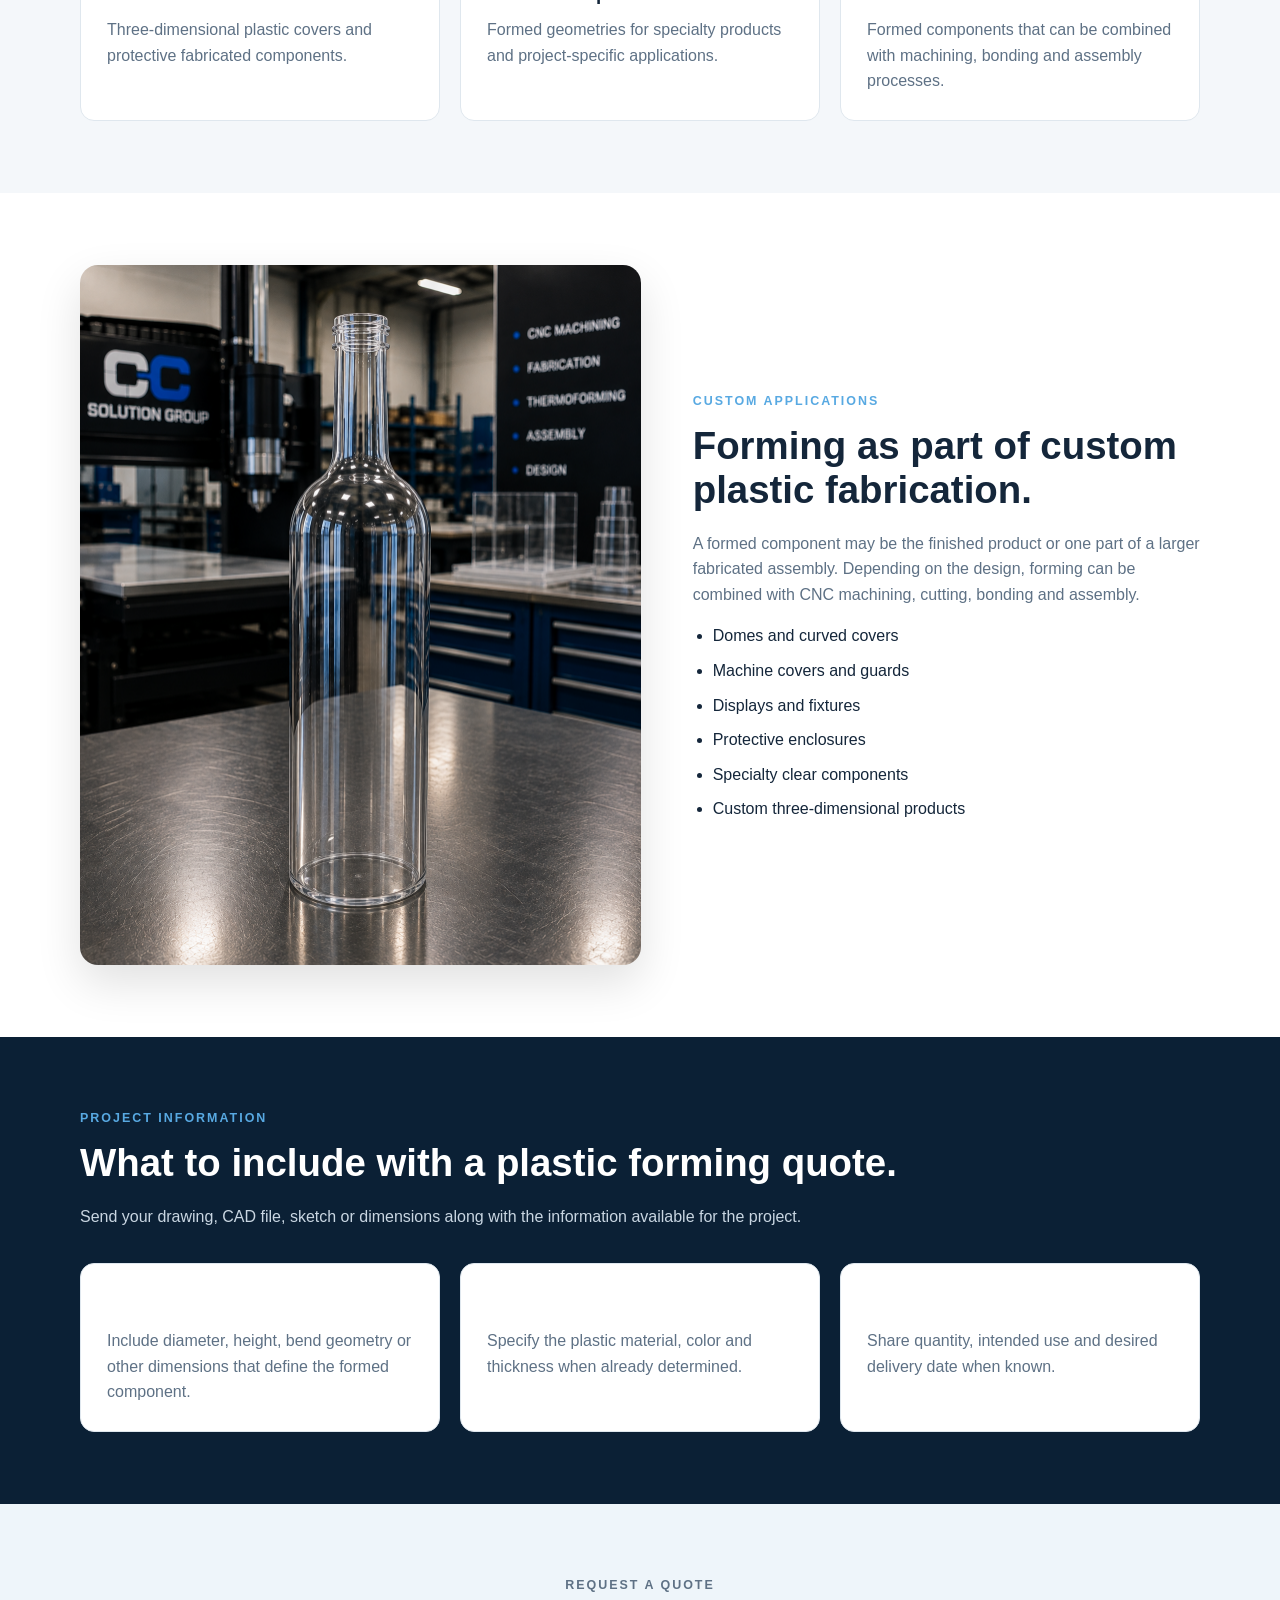
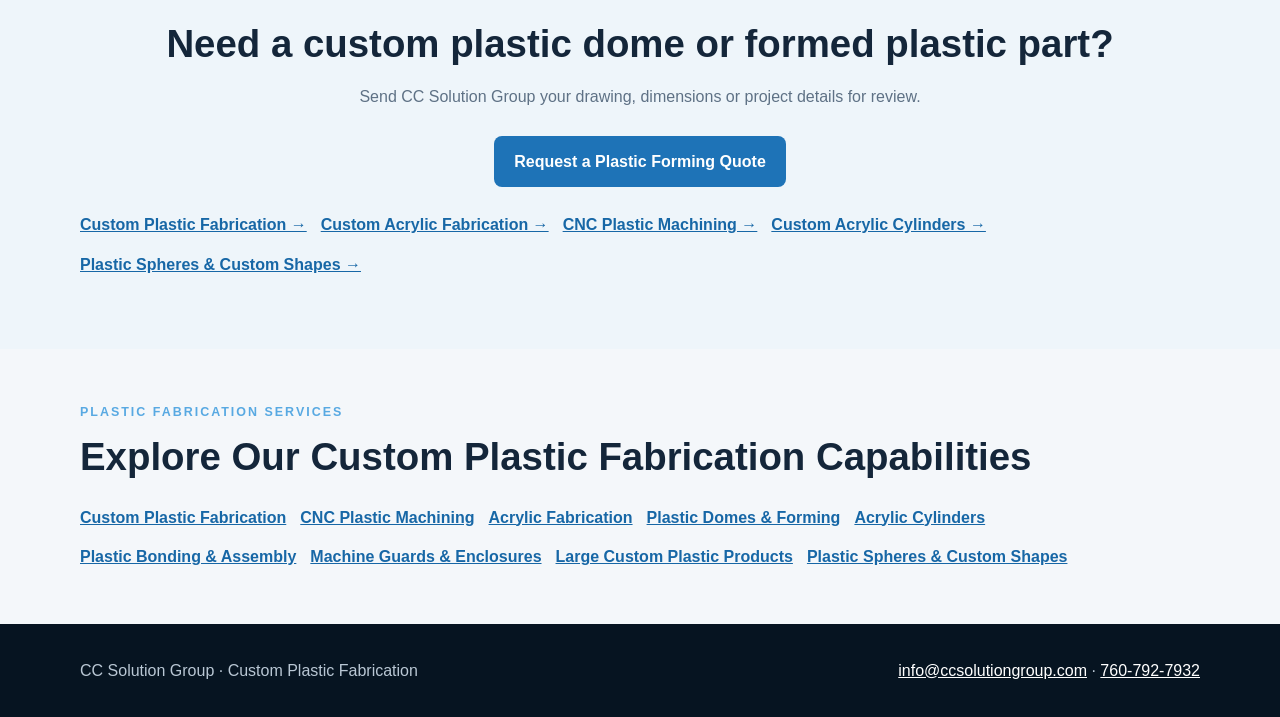
<file: plastic-domes-forming.html>
<!doctype html><html lang="en"><head><meta charset="utf-8"><meta name="viewport" content="width=device-width,initial-scale=1">
<title>Custom Plastic Domes & Plastic Forming | CC Solution Group</title>
<meta name="description" content="Custom plastic domes, acrylic domes, plastic forming and formed plastic components. CC Solution Group supports custom shapes, covers and fabricated plastic products from project specifications.">
<meta name="robots" content="index, follow"><link rel="canonical" href="https://ccsolutiongroup.com/plastic-domes-forming.html">
<style>
:root{--navy:#07182a;--light:#f4f7fa;--text:#14263a;--muted:#5e7185}*{box-sizing:border-box}body{margin:0;font-family:Arial,Helvetica,sans-serif;color:var(--text);line-height:1.6}.wrap{width:min(1120px,92%);margin:auto}.top{background:var(--navy);color:#fff}.nav{display:flex;justify-content:space-between;align-items:center;padding:18px 0;gap:20px}.brand{font-weight:800;color:#fff;text-decoration:none}.navlinks{display:flex;gap:20px;align-items:center}.navlinks a{color:#dce7f2;text-decoration:none}.btn{display:inline-block;padding:13px 20px;border-radius:8px;background:#1e73b7;color:#fff;text-decoration:none;font-weight:700}.hero{background:linear-gradient(120deg,#07182a,#103858);color:#fff;padding:84px 0 78px}.eyebrow{font-size:.78rem;font-weight:800;letter-spacing:.16em;text-transform:uppercase;color:#58a9e2;margin:0 0 12px}h1{font-size:clamp(2.3rem,5vw,4.2rem);line-height:1.05;margin:0 0 22px;max-width:900px}.hero p{font-size:1.15rem;color:#d8e5ef;max-width:800px;margin:0 0 28px}section{padding:72px 0}.split{display:grid;grid-template-columns:1.05fr .95fr;gap:52px;align-items:center}h2{font-size:clamp(1.8rem,3vw,2.7rem);line-height:1.15;margin:0 0 18px}.copy{color:var(--muted)}img{width:100%;border-radius:18px;display:block;box-shadow:0 18px 45px rgba(0,0,0,.12)}.light{background:var(--light)}.grid{display:grid;grid-template-columns:repeat(3,1fr);gap:20px;margin-top:34px}.card{background:#fff;border:1px solid #dfe7ee;border-radius:14px;padding:26px}.card h3{margin:0 0 8px}.card p{margin:0;color:var(--muted)}.list{padding-left:20px}.list li{margin:9px 0}.dark{background:#0b2035;color:#fff}.dark .copy{color:#c9d6e2}.cta{text-align:center;background:#eef5fa}.cta p{max-width:730px;margin:0 auto 26px;color:var(--muted)}.related{display:flex;gap:14px;flex-wrap:wrap;margin-top:25px}.related a{color:#1767a6;font-weight:700}footer{background:#061421;color:#b9c7d4;padding:34px 0}.footer{display:flex;justify-content:space-between;gap:20px;flex-wrap:wrap}footer a{color:#fff}@media(max-width:800px){.split{grid-template-columns:1fr}.grid{grid-template-columns:1fr 1fr}.navlinks a:not(.btn){display:none}}@media(max-width:520px){.grid{grid-template-columns:1fr}}
</style>
<script type="application/ld+json">{"@context":"https://schema.org","@type":"Service","name":"Custom Plastic Domes and Plastic Forming","provider":{"@type":"Organization","name":"CC Solution Group","url":"https://ccsolutiongroup.com/"},"url":"https://ccsolutiongroup.com/plastic-domes-forming.html","description":"Custom plastic domes, acrylic domes and formed plastic components produced around customer project requirements."}</script>
<meta property="og:type" content="website"><meta property="og:title" content="Custom Plastic Domes & Plastic Forming | CC Solution Group"><meta property="og:description" content="Custom plastic domes, acrylic domes, plastic forming and formed plastic components. CC Solution Group supports custom shapes, covers and fabricated plastic products from project specifications."><meta property="og:url" content="https://ccsolutiongroup.com/plastic-domes-forming.html"><meta name="twitter:card" content="summary"><meta name="twitter:title" content="Custom Plastic Domes & Plastic Forming | CC Solution Group"><meta name="twitter:description" content="Custom plastic domes, acrylic domes, plastic forming and formed plastic components. CC Solution Group supports custom shapes, covers and fabricated plastic products from project specifications.">
</head>
<body><header class="top"><div class="wrap nav"><a class="brand" href="/">CC SOLUTION GROUP</a><nav class="navlinks"><a href="/">Home</a><a href="custom-plastic-fabrication.html">Plastic Fabrication</a><a href="custom-acrylic-fabrication.html">Acrylic Fabrication</a><a class="btn" href="/#contact">Request a Quote</a></nav></div></header>
<main><section class="hero"><div class="wrap"><p class="eyebrow">Custom Plastic Fabrication</p><h1>Custom Plastic Domes &amp; Formed Plastic Components.</h1><p>CC Solution Group supports custom plastic domes, acrylic domes and formed plastic components built around customer drawings, dimensions and project requirements. Forming can create three-dimensional shapes for covers, guards, displays, enclosures and specialty fabricated products.</p><a class="btn" href="/#contact">Request a Plastic Forming Quote</a></div></section>
<section><div class="wrap split"><div><p class="eyebrow">Plastic Domes</p><h2>Custom domes and three-dimensional plastic shapes.</h2><p class="copy">Plastic forming allows flat plastic material to be shaped into curved and three-dimensional components. Dome projects may vary by diameter, height, material, thickness and intended application.</p><p class="copy">Provide the dimensions, material requirements and application details you already know so the project can be reviewed as part of a complete custom plastic fabrication solution.</p></div><img loading="lazy" decoding="async" src="thermoformed-domes.png" alt="Custom formed plastic and acrylic domes"></div></section>
<section class="light"><div class="wrap"><p class="eyebrow">Forming Capabilities</p><h2>Formed plastic products built around your design.</h2><div class="grid">
<article class="card"><h3>Plastic Domes</h3><p>Custom dome shapes based on project dimensions and material requirements.</p></article><article class="card"><h3>Acrylic Domes</h3><p>Clear acrylic dome components for applications where visibility and appearance are important.</p></article><article class="card"><h3>Heat Bending</h3><p>Bends and angles incorporated into custom plastic parts and fabricated assemblies.</p></article><article class="card"><h3>Formed Covers</h3><p>Three-dimensional plastic covers and protective fabricated components.</p></article><article class="card"><h3>Custom Shapes</h3><p>Formed geometries for specialty products and project-specific applications.</p></article><article class="card"><h3>Fabricated Assemblies</h3><p>Formed components that can be combined with machining, bonding and assembly processes.</p></article></div></div></section>
<section><div class="wrap split"><img loading="lazy" decoding="async" src="large-custom-made-products.png" alt="Large custom formed and fabricated plastic product"><div><p class="eyebrow">Custom Applications</p><h2>Forming as part of custom plastic fabrication.</h2><p class="copy">A formed component may be the finished product or one part of a larger fabricated assembly. Depending on the design, forming can be combined with CNC machining, cutting, bonding and assembly.</p><ul class="list"><li>Domes and curved covers</li><li>Machine covers and guards</li><li>Displays and fixtures</li><li>Protective enclosures</li><li>Specialty clear components</li><li>Custom three-dimensional products</li></ul></div></div></section>
<section class="dark"><div class="wrap"><p class="eyebrow">Project Information</p><h2>What to include with a plastic forming quote.</h2><p class="copy">Send your drawing, CAD file, sketch or dimensions along with the information available for the project.</p><div class="grid"><article class="card"><h3>Shape &amp; Dimensions</h3><p>Include diameter, height, bend geometry or other dimensions that define the formed component.</p></article><article class="card"><h3>Material &amp; Thickness</h3><p>Specify the plastic material, color and thickness when already determined.</p></article><article class="card"><h3>Quantity &amp; Application</h3><p>Share quantity, intended use and desired delivery date when known.</p></article></div></div></section>
<section class="cta"><div class="wrap"><p class="eyebrow">Request a Quote</p><h2>Need a custom plastic dome or formed plastic part?</h2><p>Send CC Solution Group your drawing, dimensions or project details for review.</p><a class="btn" href="/#contact">Request a Plastic Forming Quote</a><div class="related"><a href="custom-plastic-fabrication.html">Custom Plastic Fabrication →</a><a href="custom-acrylic-fabrication.html">Custom Acrylic Fabrication →</a><a href="cnc-plastic-machining.html">CNC Plastic Machining →</a><a href="custom-acrylic-cylinders.html">Custom Acrylic Cylinders →</a><a href="plastic-spheres-custom-shapes.html">Plastic Spheres &amp; Custom Shapes →</a></div></div></section><section class="seo-service-directory" style="padding:54px 0;background:#f4f7fa">
<div class="wrap"><p class="eyebrow">Plastic Fabrication Services</p>
<h2>Explore Our Custom Plastic Fabrication Capabilities</h2>
<div class="related">
<a href="custom-plastic-fabrication.html">Custom Plastic Fabrication</a>
<a href="cnc-plastic-machining.html">CNC Plastic Machining</a>
<a href="custom-acrylic-fabrication.html">Acrylic Fabrication</a>
<a href="plastic-domes-forming.html">Plastic Domes &amp; Forming</a>
<a href="custom-acrylic-cylinders.html">Acrylic Cylinders</a>
<a href="plastic-bonding-assembly.html">Plastic Bonding &amp; Assembly</a>
<a href="machine-guards-enclosures.html">Machine Guards &amp; Enclosures</a>
<a href="large-custom-plastic-products.html">Large Custom Plastic Products</a>
<a href="plastic-spheres-custom-shapes.html">Plastic Spheres &amp; Custom Shapes</a>
</div></div></section>
</main>
<footer><div class="wrap footer"><span>CC Solution Group · Custom Plastic Fabrication</span><span><a href="mailto:info@ccsolutiongroup.com">info@ccsolutiongroup.com</a> · <a href="tel:7607927932">760-792-7932</a></span></div></footer></body></html>
</file>
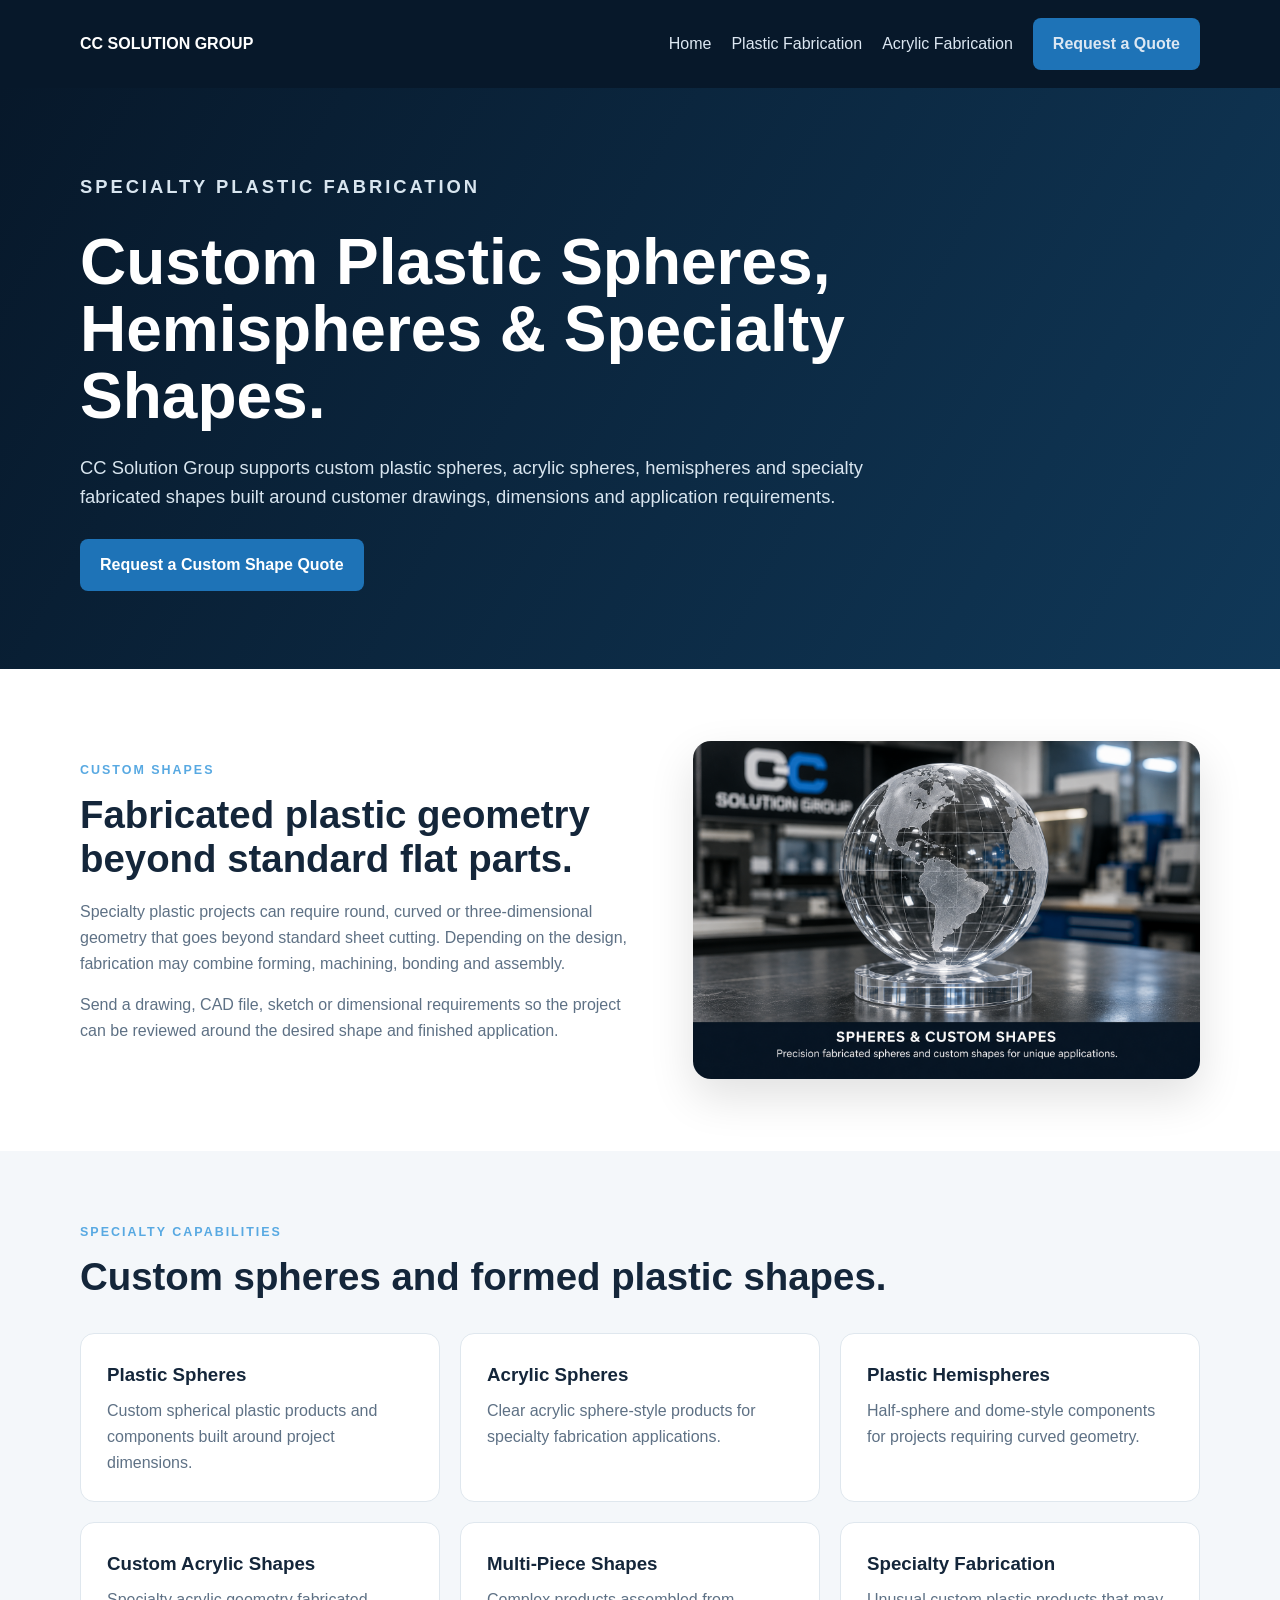
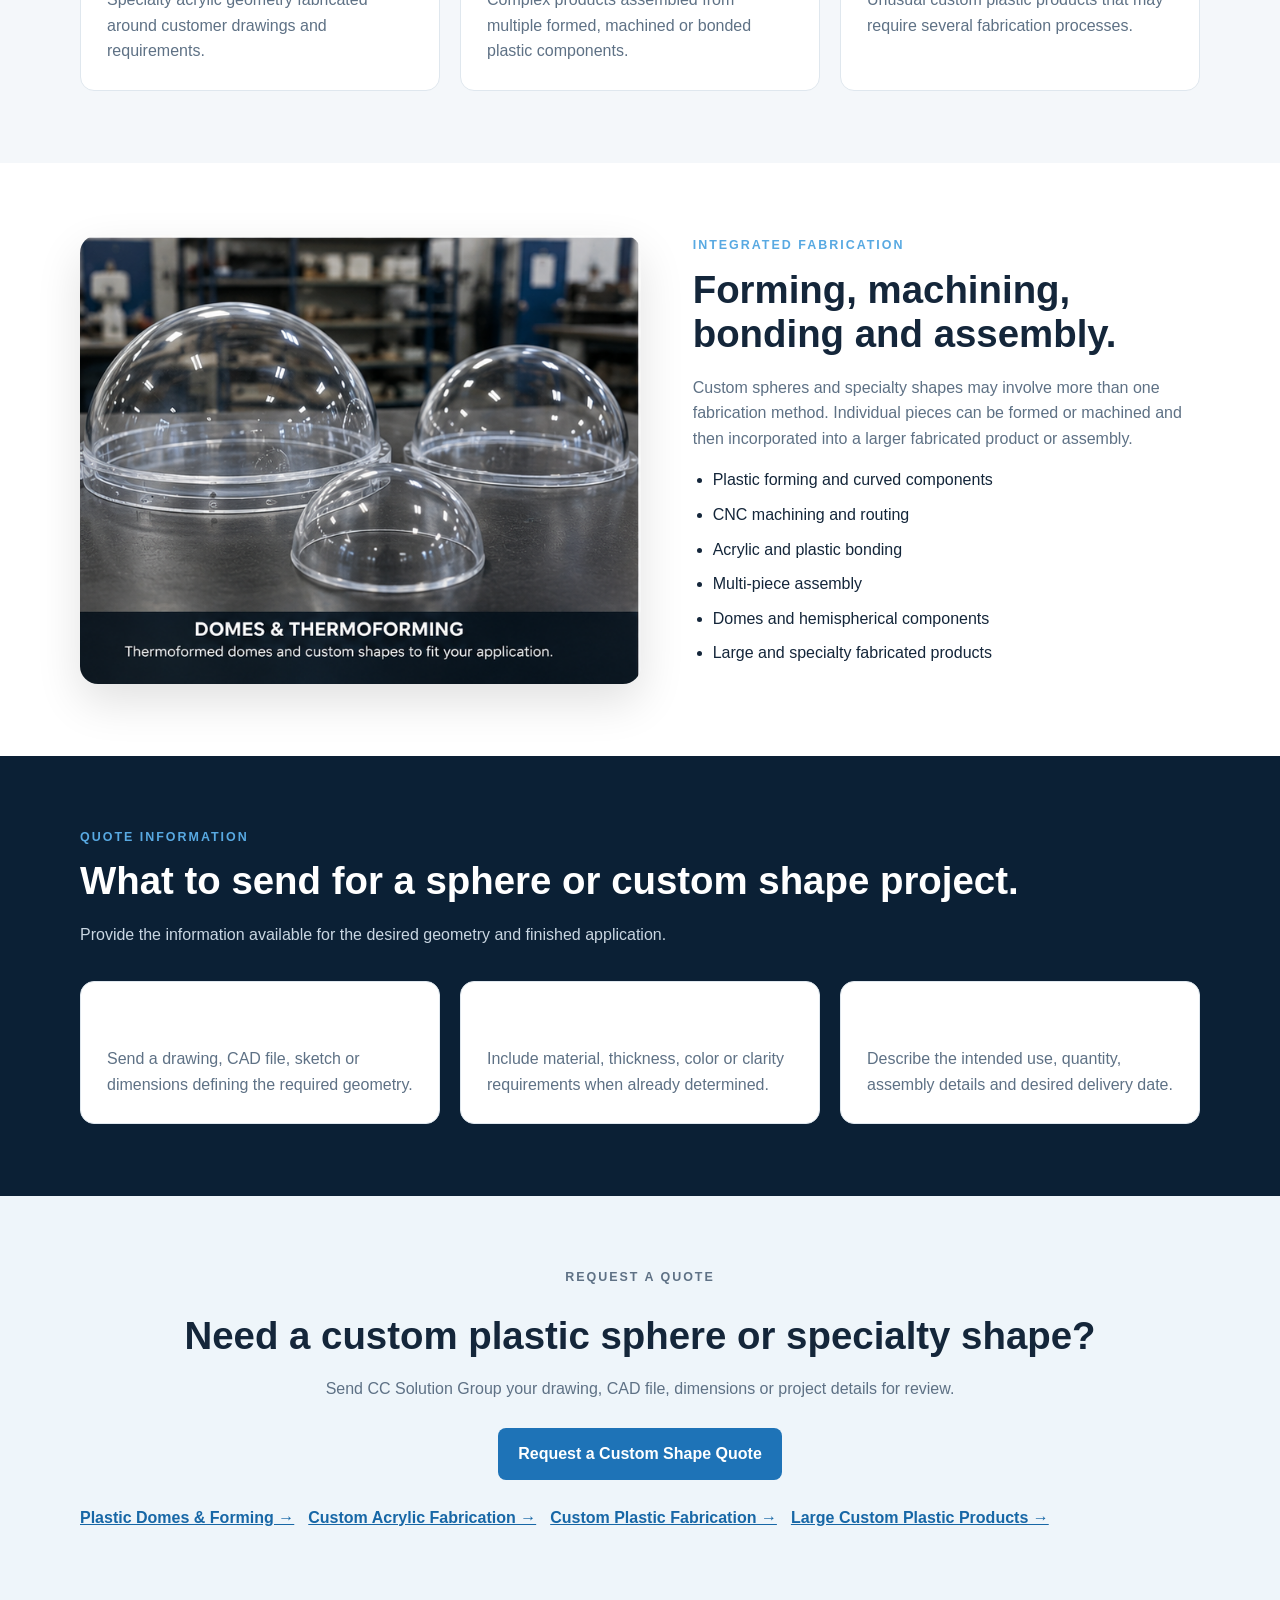
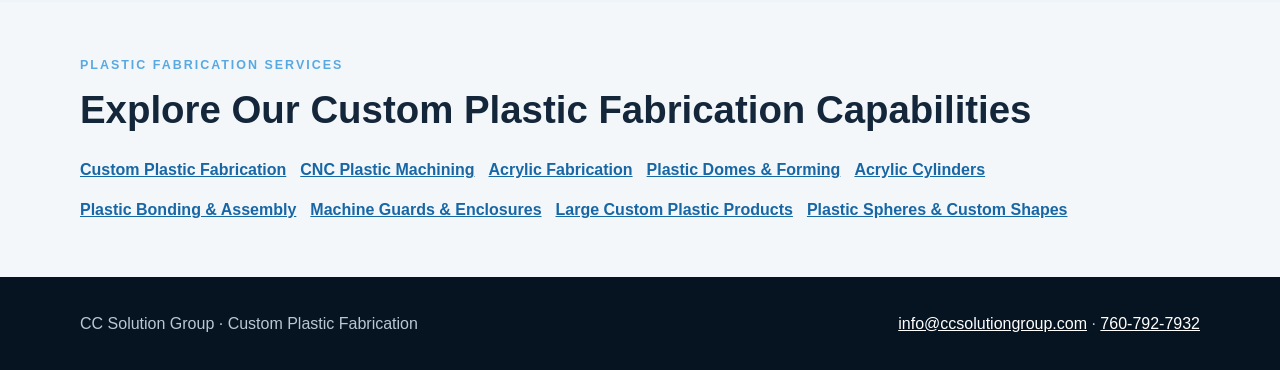
<file: plastic-spheres-custom-shapes.html>
<!doctype html><html lang="en"><head><meta charset="utf-8"><meta name="viewport" content="width=device-width,initial-scale=1">
<title>Custom Plastic Spheres & Acrylic Shapes | CC Solution Group</title>
<meta name="description" content="Custom plastic spheres, acrylic spheres, hemispheres and specialty fabricated plastic shapes built to project requirements by CC Solution Group.">
<meta name="robots" content="index, follow"><link rel="canonical" href="https://ccsolutiongroup.com/plastic-spheres-custom-shapes.html">
<style>
:root{--navy:#07182a;--light:#f4f7fa;--text:#14263a;--muted:#5e7185}*{box-sizing:border-box}body{margin:0;font-family:Arial,Helvetica,sans-serif;color:var(--text);line-height:1.6}.wrap{width:min(1120px,92%);margin:auto}.top{background:var(--navy);color:#fff}.nav{display:flex;justify-content:space-between;align-items:center;padding:18px 0;gap:20px}.brand{font-weight:800;color:#fff;text-decoration:none}.navlinks{display:flex;gap:20px;align-items:center}.navlinks a{color:#dce7f2;text-decoration:none}.btn{display:inline-block;padding:13px 20px;border-radius:8px;background:#1e73b7;color:#fff;text-decoration:none;font-weight:700}.hero{background:linear-gradient(120deg,#07182a,#103858);color:#fff;padding:84px 0 78px}.eyebrow{font-size:.78rem;font-weight:800;letter-spacing:.16em;text-transform:uppercase;color:#58a9e2;margin:0 0 12px}h1{font-size:clamp(2.3rem,5vw,4.2rem);line-height:1.05;margin:0 0 22px;max-width:900px}.hero p{font-size:1.15rem;color:#d8e5ef;max-width:800px;margin:0 0 28px}section{padding:72px 0}.split{display:grid;grid-template-columns:1.05fr .95fr;gap:52px;align-items:center}h2{font-size:clamp(1.8rem,3vw,2.7rem);line-height:1.15;margin:0 0 18px}.copy{color:var(--muted)}img{width:100%;border-radius:18px;display:block;box-shadow:0 18px 45px rgba(0,0,0,.12)}.light{background:var(--light)}.grid{display:grid;grid-template-columns:repeat(3,1fr);gap:20px;margin-top:34px}.card{background:#fff;border:1px solid #dfe7ee;border-radius:14px;padding:26px}.card h3{margin:0 0 8px}.card p{margin:0;color:var(--muted)}.list{padding-left:20px}.list li{margin:9px 0}.dark{background:#0b2035;color:#fff}.dark .copy{color:#c9d6e2}.cta{text-align:center;background:#eef5fa}.cta p{max-width:730px;margin:0 auto 26px;color:var(--muted)}.related{display:flex;gap:14px;flex-wrap:wrap;margin-top:25px}.related a{color:#1767a6;font-weight:700}footer{background:#061421;color:#b9c7d4;padding:34px 0}.footer{display:flex;justify-content:space-between;gap:20px;flex-wrap:wrap}footer a{color:#fff}@media(max-width:800px){.split{grid-template-columns:1fr}.grid{grid-template-columns:1fr 1fr}.navlinks a:not(.btn){display:none}}@media(max-width:520px){.grid{grid-template-columns:1fr}}
</style>
<script type="application/ld+json">{"@context":"https://schema.org","@type":"Service","name":"Custom Plastic Spheres and Specialty Shapes","provider":{"@type":"Organization","name":"CC Solution Group","url":"https://ccsolutiongroup.com/"},"url":"https://ccsolutiongroup.com/plastic-spheres-custom-shapes.html","description":"Custom plastic spheres, acrylic spheres, hemispheres and specialty fabricated plastic shapes built to project requirements."}</script>
<meta property="og:type" content="website"><meta property="og:title" content="Custom Plastic Spheres & Acrylic Shapes | CC Solution Group"><meta property="og:description" content="Custom plastic spheres, acrylic spheres, hemispheres and specialty fabricated plastic shapes built to project requirements by CC Solution Group."><meta property="og:url" content="https://ccsolutiongroup.com/plastic-spheres-custom-shapes.html"><meta name="twitter:card" content="summary"><meta name="twitter:title" content="Custom Plastic Spheres & Acrylic Shapes | CC Solution Group"><meta name="twitter:description" content="Custom plastic spheres, acrylic spheres, hemispheres and specialty fabricated plastic shapes built to project requirements by CC Solution Group.">
</head>
<body><header class="top"><div class="wrap nav"><a class="brand" href="/">CC SOLUTION GROUP</a><nav class="navlinks"><a href="/">Home</a><a href="custom-plastic-fabrication.html">Plastic Fabrication</a><a href="custom-acrylic-fabrication.html">Acrylic Fabrication</a><a class="btn" href="/#contact">Request a Quote</a></nav></div></header>
<main>
<section class="hero"><div class="wrap"><p class="eyebrow">Specialty Plastic Fabrication</p><h1>Custom Plastic Spheres, Hemispheres &amp; Specialty Shapes.</h1><p>CC Solution Group supports custom plastic spheres, acrylic spheres, hemispheres and specialty fabricated shapes built around customer drawings, dimensions and application requirements.</p><a class="btn" href="/#contact">Request a Custom Shape Quote</a></div></section>
<section><div class="wrap split"><div><p class="eyebrow">Custom Shapes</p><h2>Fabricated plastic geometry beyond standard flat parts.</h2><p class="copy">Specialty plastic projects can require round, curved or three-dimensional geometry that goes beyond standard sheet cutting. Depending on the design, fabrication may combine forming, machining, bonding and assembly.</p><p class="copy">Send a drawing, CAD file, sketch or dimensional requirements so the project can be reviewed around the desired shape and finished application.</p></div><img loading="lazy" decoding="async" src="spheres-custom-shapes.png" alt="Custom acrylic spheres, plastic hemispheres and specialty fabricated shapes"></div></section>
<section class="light"><div class="wrap"><p class="eyebrow">Specialty Capabilities</p><h2>Custom spheres and formed plastic shapes.</h2><div class="grid">
<article class="card"><h3>Plastic Spheres</h3><p>Custom spherical plastic products and components built around project dimensions.</p></article>
<article class="card"><h3>Acrylic Spheres</h3><p>Clear acrylic sphere-style products for specialty fabrication applications.</p></article>
<article class="card"><h3>Plastic Hemispheres</h3><p>Half-sphere and dome-style components for projects requiring curved geometry.</p></article>
<article class="card"><h3>Custom Acrylic Shapes</h3><p>Specialty acrylic geometry fabricated around customer drawings and requirements.</p></article>
<article class="card"><h3>Multi-Piece Shapes</h3><p>Complex products assembled from multiple formed, machined or bonded plastic components.</p></article>
<article class="card"><h3>Specialty Fabrication</h3><p>Unusual custom plastic products that may require several fabrication processes.</p></article>
</div></div></section>
<section><div class="wrap split"><img loading="lazy" decoding="async" src="thermoformed-domes.png" alt="Custom formed acrylic domes and curved plastic components"><div><p class="eyebrow">Integrated Fabrication</p><h2>Forming, machining, bonding and assembly.</h2><p class="copy">Custom spheres and specialty shapes may involve more than one fabrication method. Individual pieces can be formed or machined and then incorporated into a larger fabricated product or assembly.</p><ul class="list"><li>Plastic forming and curved components</li><li>CNC machining and routing</li><li>Acrylic and plastic bonding</li><li>Multi-piece assembly</li><li>Domes and hemispherical components</li><li>Large and specialty fabricated products</li></ul></div></div></section>
<section class="dark"><div class="wrap"><p class="eyebrow">Quote Information</p><h2>What to send for a sphere or custom shape project.</h2><p class="copy">Provide the information available for the desired geometry and finished application.</p><div class="grid">
<article class="card"><h3>Shape &amp; Dimensions</h3><p>Send a drawing, CAD file, sketch or dimensions defining the required geometry.</p></article>
<article class="card"><h3>Material Requirements</h3><p>Include material, thickness, color or clarity requirements when already determined.</p></article>
<article class="card"><h3>Quantity &amp; Application</h3><p>Describe the intended use, quantity, assembly details and desired delivery date.</p></article>
</div></div></section>
<section class="cta"><div class="wrap"><p class="eyebrow">Request a Quote</p><h2>Need a custom plastic sphere or specialty shape?</h2><p>Send CC Solution Group your drawing, CAD file, dimensions or project details for review.</p><a class="btn" href="/#contact">Request a Custom Shape Quote</a><div class="related"><a href="plastic-domes-forming.html">Plastic Domes &amp; Forming →</a><a href="custom-acrylic-fabrication.html">Custom Acrylic Fabrication →</a><a href="custom-plastic-fabrication.html">Custom Plastic Fabrication →</a><a href="large-custom-plastic-products.html">Large Custom Plastic Products →</a></div></div></section>
<section class="seo-service-directory" style="padding:54px 0;background:#f4f7fa">
<div class="wrap"><p class="eyebrow">Plastic Fabrication Services</p>
<h2>Explore Our Custom Plastic Fabrication Capabilities</h2>
<div class="related">
<a href="custom-plastic-fabrication.html">Custom Plastic Fabrication</a>
<a href="cnc-plastic-machining.html">CNC Plastic Machining</a>
<a href="custom-acrylic-fabrication.html">Acrylic Fabrication</a>
<a href="plastic-domes-forming.html">Plastic Domes &amp; Forming</a>
<a href="custom-acrylic-cylinders.html">Acrylic Cylinders</a>
<a href="plastic-bonding-assembly.html">Plastic Bonding &amp; Assembly</a>
<a href="machine-guards-enclosures.html">Machine Guards &amp; Enclosures</a>
<a href="large-custom-plastic-products.html">Large Custom Plastic Products</a>
<a href="plastic-spheres-custom-shapes.html">Plastic Spheres &amp; Custom Shapes</a>
</div></div></section>
</main><footer><div class="wrap footer"><span>CC Solution Group · Custom Plastic Fabrication</span><span><a href="mailto:info@ccsolutiongroup.com">info@ccsolutiongroup.com</a> · <a href="tel:7607927932">760-792-7932</a></span></div></footer></body></html>
</file>
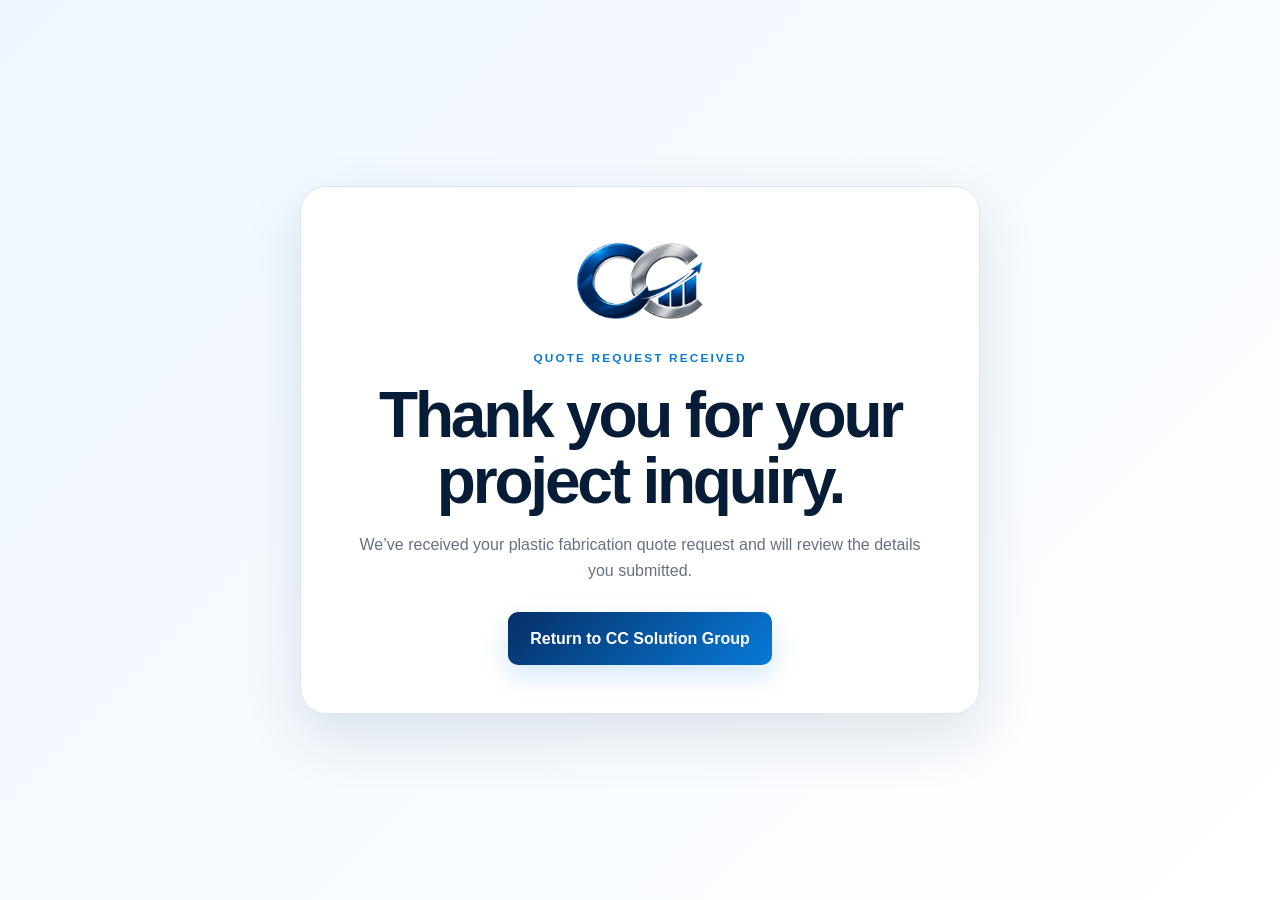
<file: thanks.html>
<!DOCTYPE html>
<html lang="en">
<head>
  <meta charset="UTF-8">
  <meta name="viewport" content="width=device-width, initial-scale=1.0">
  <title>Quote Request Received | CC Solution Group</title>
  <link rel="stylesheet" href="styles.css">
</head>
<body>
  <main class="thank-you-page">
    <div class="thank-you-card">
      <img src="cc-solution-group-logo.png" alt="CC Solution Group logo">
      <p class="eyebrow">QUOTE REQUEST RECEIVED</p>
      <h1>Thank you for your project inquiry.</h1>
      <p>We’ve received your plastic fabrication quote request and will review the details you submitted.</p>
      <a class="button primary" href="/">Return to CC Solution Group</a>
    </div>
  </main>
</body>
</html>
</file>
<file: styles.css>
*{box-sizing:border-box}html{scroll-behavior:smooth}body{margin:0;font-family:Inter,Arial,sans-serif;color:#101828;background:#fff;line-height:1.6}a{text-decoration:none;color:inherit}.container{width:min(1160px,92%);margin:auto}.site-header{position:sticky;top:0;z-index:20;background:rgba(255,255,255,.96);backdrop-filter:blur(12px);border-bottom:1px solid #dce4ee}.nav{height:82px;display:flex;align-items:center;justify-content:space-between}.brand{display:flex;align-items:center;gap:10px;font-weight:900}.brand img{width:66px;height:50px;object-fit:contain}.brand span{font-size:1.05rem;color:#0b2545}.nav nav{display:flex;gap:25px;align-items:center;font-size:.92rem;font-weight:750}.nav nav a:hover{color:#087ad8}.nav-cta{padding:11px 17px;border-radius:999px;background:linear-gradient(135deg,#052f67,#087ad8);color:#fff!important}.menu{display:none;background:none;border:0;font-size:1.5rem}.hero{padding:105px 0 88px;background:radial-gradient(circle at 82% 22%,#cfe7ff 0,#eef7ff 18%,transparent 42%),linear-gradient(135deg,#f7faff,#fff)}.hero-grid{display:grid;grid-template-columns:1.08fr .92fr;gap:70px;align-items:center}.eyebrow{font-size:.74rem;letter-spacing:.18em;font-weight:900;color:#087ad8;margin:0 0 15px}.hero h1{font-size:clamp(3.5rem,7vw,6.6rem);line-height:.94;letter-spacing:-.07em;margin:0;color:#071c36}.hero h1 span{background:linear-gradient(90deg,#073f87,#0b95e9);background-clip:text;-webkit-background-clip:text;color:transparent}.lead{font-size:1.23rem;max-width:680px;color:#526071;margin:28px 0}.buttons{display:flex;gap:12px;flex-wrap:wrap}.button{display:inline-block;padding:14px 22px;border-radius:10px;font-weight:800;transition:.2s}.button:hover{transform:translateY(-2px)}.primary{background:linear-gradient(135deg,#052f67,#087ad8);color:#fff;box-shadow:0 10px 26px rgba(8,122,216,.18)}.secondary{border:1px solid #c4d1df;background:#fff}.hero-points{display:flex;gap:18px;flex-wrap:wrap;margin-top:26px;color:#5b6878;font-size:.86rem;font-weight:700}.hero-points span:before{content:"✓";color:#087ad8;margin-right:6px}.hero-card{position:relative;background:linear-gradient(145deg,#06172c,#0b315e);color:#fff;border-radius:28px;padding:42px;overflow:hidden;box-shadow:0 26px 72px rgba(4,39,79,.25)}.card-glow{position:absolute;width:250px;height:250px;background:#0a8fe5;filter:blur(75px);opacity:.55;right:-55px;top:-75px}.hero-card>*:not(.card-glow){position:relative}.card-label{font-size:.7rem;letter-spacing:.18em;color:#8bcaff;font-weight:800}.hero-card h2{font-size:2.08rem;line-height:1.12;margin:10px 0 26px}.mini-stat{display:flex;gap:18px;padding:17px 0;border-top:1px solid #34516f}.mini-stat strong{color:#52b8ff}.mini-stat span{color:#d8e4ef}.section{padding:100px 0}.section-title{font-size:clamp(2.2rem,4vw,4rem);line-height:1.05;letter-spacing:-.05em;max-width:850px;margin:0 0 26px}.section-intro{max-width:810px;color:#657182;font-size:1.08rem;margin-bottom:42px}.cards{display:grid;grid-template-columns:repeat(3,1fr);gap:18px}.service{border:1px solid #e0e7ef;border-radius:18px;padding:28px;background:#fff;transition:.2s}.service:hover{transform:translateY(-4px);box-shadow:0 18px 42px rgba(4,39,79,.09);border-color:#c6d9eb}.icon{font-weight:900;color:#087ad8;margin-bottom:28px}.service h3{font-size:1.25rem;margin-bottom:10px}.service p,.about-copy p,.application-grid p{color:#657182}.dark{background:linear-gradient(145deg,#06172c,#0a294a);color:#fff}.dark .eyebrow{color:#6bc7ff}.dark-copy{color:#c8d6e5;max-width:560px}.two-col{display:grid;grid-template-columns:1fr 1fr;gap:78px;align-items:start}.material-list{display:grid;gap:13px}.material-list div{padding:20px 22px;border:1px solid rgba(255,255,255,.14);border-radius:14px;background:rgba(255,255,255,.04)}.material-list strong{display:block;color:#fff;margin-bottom:4px}.material-list span{color:#c9d6e3;font-size:.94rem}.application-grid{display:grid;grid-template-columns:repeat(4,1fr);gap:20px}.application-grid div{padding-top:18px;border-top:3px solid #dceafb}.application-grid span{color:#087ad8;font-weight:900}.application-grid h3{font-size:1.22rem;margin:12px 0 8px}.accent-section{background:#f3f8fd}.about-copy{font-size:1.09rem}.text-link{display:inline-block;margin-top:13px;color:#087ad8;font-weight:850}.quote-section{padding:90px 0;background:linear-gradient(135deg,#dceeff,#f7fbff)}.quote-heading{max-width:760px;margin-bottom:34px}.quote-heading h2{font-size:clamp(2.3rem,4vw,4.2rem);line-height:1.02;letter-spacing:-.05em;margin:0 0 18px}.quote-heading p{color:#5f6f82;font-size:1.05rem}.quote-form{background:#fff;border:1px solid #dbe6f0;border-radius:24px;padding:34px;box-shadow:0 22px 60px rgba(4,39,79,.10)}.form-grid{display:grid;grid-template-columns:repeat(2,1fr);gap:20px}.field{display:flex;flex-direction:column;gap:7px}.field.full-width{grid-column:1/-1}.field label{font-size:.88rem;font-weight:800;color:#18324f}.field input,.field select,.field textarea{width:100%;border:1px solid #cbd8e5;border-radius:10px;padding:13px 14px;font:inherit;background:#fff;color:#14253a;outline:none;transition:border-color .15s,box-shadow .15s}.field input:focus,.field select:focus,.field textarea:focus{border-color:#087ad8;box-shadow:0 0 0 3px rgba(8,122,216,.10)}.field textarea{resize:vertical}.field small{color:#718093;font-size:.8rem}.form-submit{display:flex;align-items:center;gap:18px;flex-wrap:wrap;margin-top:26px;padding-top:24px;border-top:1px solid #e6edf4}.submit-button{border:0;cursor:pointer;font-size:1rem}.form-submit p{margin:0;color:#718093;font-size:.82rem}.direct-contact{display:flex;gap:10px;align-items:center;flex-wrap:wrap;margin-top:22px;color:#506175}.direct-contact a{color:#087ad8;font-weight:800}footer{padding:36px 0;background:#040d18;color:#b9c1ce}.footer{display:flex;justify-content:space-between;align-items:center;gap:30px}.footer p{margin:8px 0;font-size:.84rem}.footer-brand span{color:#fff}.footer-brand img{width:58px}.thank-you-page{min-height:100vh;display:grid;place-items:center;padding:30px;background:linear-gradient(135deg,#eef7ff,#fff)}.thank-you-card{max-width:680px;background:#fff;border:1px solid #dbe6f0;border-radius:26px;padding:48px;text-align:center;box-shadow:0 22px 60px rgba(4,39,79,.12)}.thank-you-card img{width:150px;margin-bottom:20px}.thank-you-card h1{font-size:clamp(2.2rem,5vw,4rem);line-height:1.03;letter-spacing:-.05em;margin:0 0 18px;color:#071c36}.thank-you-card p:not(.eyebrow){color:#657182;margin-bottom:28px}@media(max-width:950px){.nav nav{gap:16px;font-size:.86rem}.application-grid{grid-template-columns:repeat(2,1fr)}}@media(max-width:800px){.menu{display:block}.nav nav{display:none;position:absolute;top:82px;left:0;right:0;background:#fff;padding:22px 4%;border-bottom:1px solid #e8ecf2;flex-direction:column;align-items:flex-start}.nav nav.open{display:flex}.brand span{display:none}.hero{padding:72px 0}.hero-grid,.two-col{grid-template-columns:1fr}.cards{grid-template-columns:1fr}.application-grid{grid-template-columns:1fr}.footer{flex-direction:column;align-items:flex-start}.hero-card{padding:30px}.section{padding:76px 0}.form-grid{grid-template-columns:1fr}.field.full-width{grid-column:auto}.quote-form{padding:22px}}
</file>
